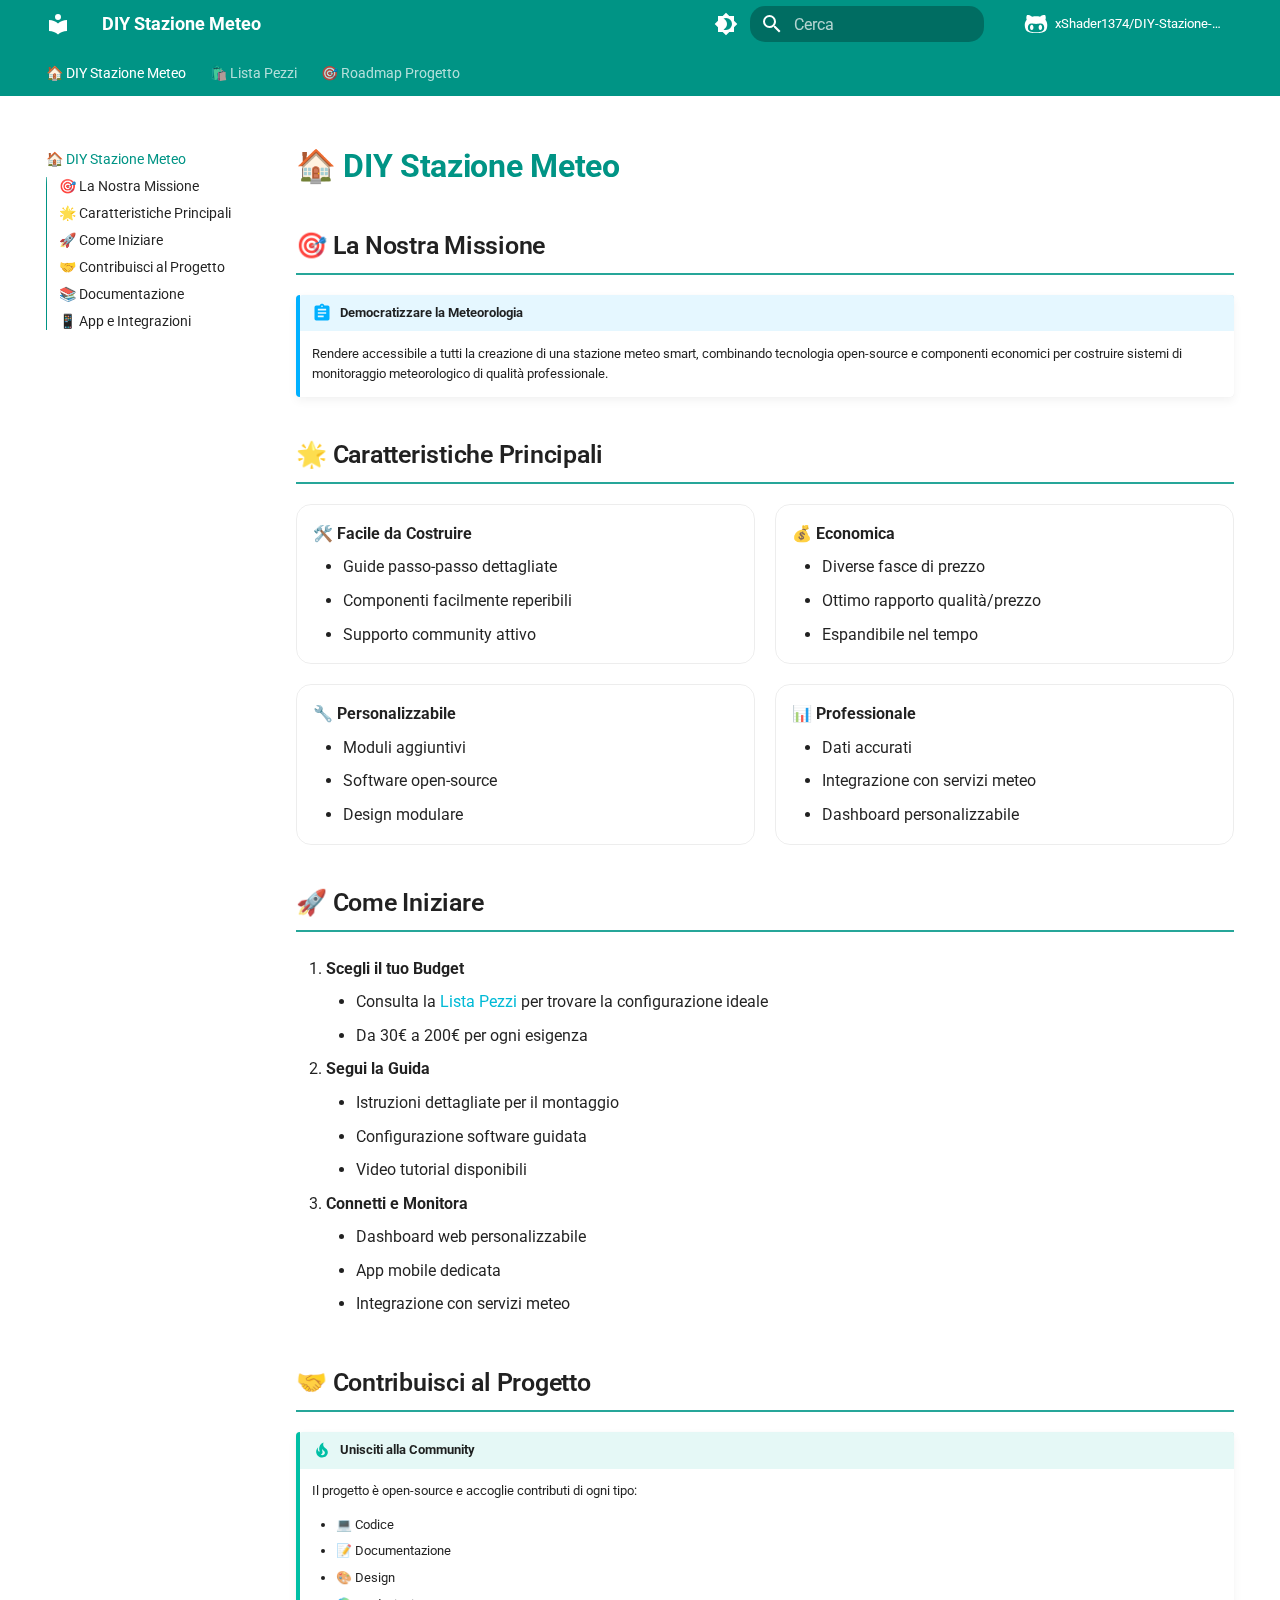
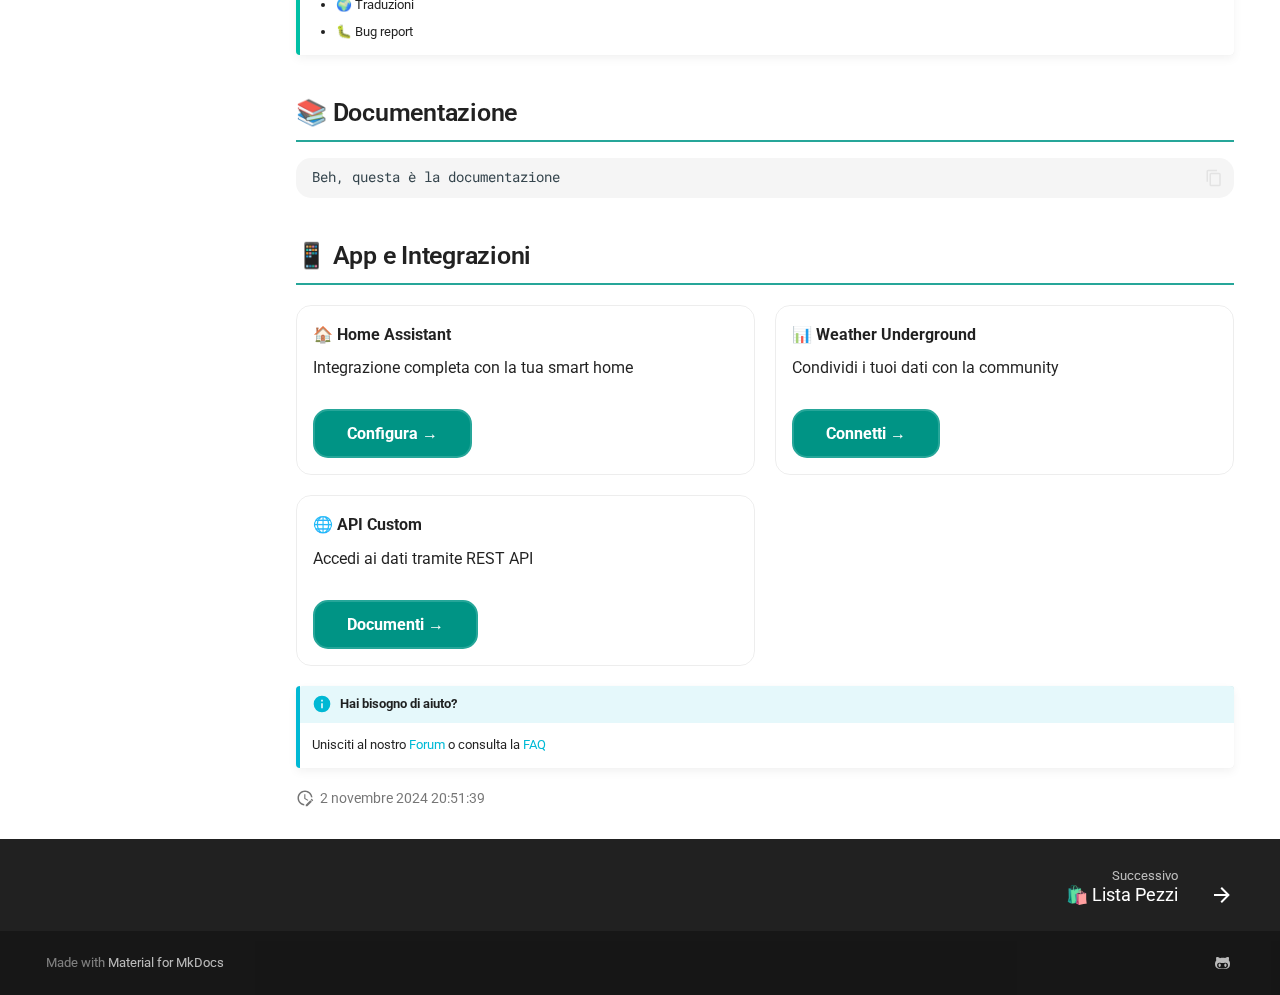
<file: index.html>
<!doctype html>
<html lang="it" class="no-js">
  <head>
    
      <meta charset="utf-8">
      <meta name="viewport" content="width=device-width,initial-scale=1">
      
      
      
      
      
        <link rel="next" href="Lista%20Pezzi/">
      
      
      <link rel="icon" href="assets/images/favicon.png">
      <meta name="generator" content="mkdocs-1.6.1, mkdocs-material-9.5.43">
    
    
      
        <title>DIY Stazione Meteo</title>
      
    
    
      <link rel="stylesheet" href="assets/stylesheets/main.0253249f.min.css">
      
        
        <link rel="stylesheet" href="assets/stylesheets/palette.06af60db.min.css">
      
      


    
    
      
    
    
      
        
        
        <link rel="preconnect" href="https://fonts.gstatic.com" crossorigin>
        <link rel="stylesheet" href="https://fonts.googleapis.com/css?family=Roboto:300,300i,400,400i,700,700i%7CRoboto+Mono:400,400i,700,700i&display=fallback">
        <style>:root{--md-text-font:"Roboto";--md-code-font:"Roboto Mono"}</style>
      
    
    
      <link rel="stylesheet" href="stylesheets/extra.css">
    
    <script>__md_scope=new URL(".",location),__md_hash=e=>[...e].reduce(((e,_)=>(e<<5)-e+_.charCodeAt(0)),0),__md_get=(e,_=localStorage,t=__md_scope)=>JSON.parse(_.getItem(t.pathname+"."+e)),__md_set=(e,_,t=localStorage,a=__md_scope)=>{try{t.setItem(a.pathname+"."+e,JSON.stringify(_))}catch(e){}}</script>
    
      

    
    
    
   <link href="assets/stylesheets/glightbox.min.css" rel="stylesheet"/><style>
    html.glightbox-open { overflow: initial; height: 100%; }
    .gslide-title { margin-top: 0px; user-select: text; }
    .gslide-desc { color: #666; user-select: text; }
    .gslide-image img { background: white; }
    .gscrollbar-fixer { padding-right: 15px; }
    .gdesc-inner { font-size: 0.75rem; }
    body[data-md-color-scheme="slate"] .gdesc-inner { background: var(--md-default-bg-color);}
    body[data-md-color-scheme="slate"] .gslide-title { color: var(--md-default-fg-color);}
    body[data-md-color-scheme="slate"] .gslide-desc { color: var(--md-default-fg-color);}</style> <script src="assets/javascripts/glightbox.min.js"></script></head>
  
  
    
    
      
    
    
    
    
    <body dir="ltr" data-md-color-scheme="slate" data-md-color-primary="teal" data-md-color-accent="cyan">
  
    
    <input class="md-toggle" data-md-toggle="drawer" type="checkbox" id="__drawer" autocomplete="off">
    <input class="md-toggle" data-md-toggle="search" type="checkbox" id="__search" autocomplete="off">
    <label class="md-overlay" for="__drawer"></label>
    <div data-md-component="skip">
      
        
        <a href="#diy-stazione-meteo" class="md-skip">
          Vai al contenuto
        </a>
      
    </div>
    <div data-md-component="announce">
      
    </div>
    
    
      

<header class="md-header" data-md-component="header">
  <nav class="md-header__inner md-grid" aria-label="Intestazione">
    <a href="." title="DIY Stazione Meteo" class="md-header__button md-logo" aria-label="DIY Stazione Meteo" data-md-component="logo">
      
  
  <svg xmlns="http://www.w3.org/2000/svg" viewBox="0 0 24 24"><path d="M12 8a3 3 0 0 0 3-3 3 3 0 0 0-3-3 3 3 0 0 0-3 3 3 3 0 0 0 3 3m0 3.54C9.64 9.35 6.5 8 3 8v11c3.5 0 6.64 1.35 9 3.54 2.36-2.19 5.5-3.54 9-3.54V8c-3.5 0-6.64 1.35-9 3.54"/></svg>

    </a>
    <label class="md-header__button md-icon" for="__drawer">
      
      <svg xmlns="http://www.w3.org/2000/svg" viewBox="0 0 24 24"><path d="M3 6h18v2H3zm0 5h18v2H3zm0 5h18v2H3z"/></svg>
    </label>
    <div class="md-header__title" data-md-component="header-title">
      <div class="md-header__ellipsis">
        <div class="md-header__topic">
          <span class="md-ellipsis">
            DIY Stazione Meteo
          </span>
        </div>
        <div class="md-header__topic" data-md-component="header-topic">
          <span class="md-ellipsis">
            
              🏠 DIY Stazione Meteo
            
          </span>
        </div>
      </div>
    </div>
    
      
        <form class="md-header__option" data-md-component="palette">
  
    
    
    
    <input class="md-option" data-md-color-media="(prefers-color-scheme: dark)" data-md-color-scheme="slate" data-md-color-primary="teal" data-md-color-accent="cyan"  aria-label="Passa alla modalità chiara"  type="radio" name="__palette" id="__palette_0">
    
      <label class="md-header__button md-icon" title="Passa alla modalità chiara" for="__palette_1" hidden>
        <svg xmlns="http://www.w3.org/2000/svg" viewBox="0 0 24 24"><path d="M12 8a4 4 0 0 0-4 4 4 4 0 0 0 4 4 4 4 0 0 0 4-4 4 4 0 0 0-4-4m0 10a6 6 0 0 1-6-6 6 6 0 0 1 6-6 6 6 0 0 1 6 6 6 6 0 0 1-6 6m8-9.31V4h-4.69L12 .69 8.69 4H4v4.69L.69 12 4 15.31V20h4.69L12 23.31 15.31 20H20v-4.69L23.31 12z"/></svg>
      </label>
    
  
    
    
    
    <input class="md-option" data-md-color-media="(prefers-color-scheme: light)" data-md-color-scheme="default" data-md-color-primary="teal" data-md-color-accent="cyan"  aria-label="Passa alla modalità scura"  type="radio" name="__palette" id="__palette_1">
    
      <label class="md-header__button md-icon" title="Passa alla modalità scura" for="__palette_0" hidden>
        <svg xmlns="http://www.w3.org/2000/svg" viewBox="0 0 24 24"><path d="M12 18c-.89 0-1.74-.2-2.5-.55C11.56 16.5 13 14.42 13 12s-1.44-4.5-3.5-5.45C10.26 6.2 11.11 6 12 6a6 6 0 0 1 6 6 6 6 0 0 1-6 6m8-9.31V4h-4.69L12 .69 8.69 4H4v4.69L.69 12 4 15.31V20h4.69L12 23.31 15.31 20H20v-4.69L23.31 12z"/></svg>
      </label>
    
  
</form>
      
    
    
      <script>var palette=__md_get("__palette");if(palette&&palette.color){if("(prefers-color-scheme)"===palette.color.media){var media=matchMedia("(prefers-color-scheme: light)"),input=document.querySelector(media.matches?"[data-md-color-media='(prefers-color-scheme: light)']":"[data-md-color-media='(prefers-color-scheme: dark)']");palette.color.media=input.getAttribute("data-md-color-media"),palette.color.scheme=input.getAttribute("data-md-color-scheme"),palette.color.primary=input.getAttribute("data-md-color-primary"),palette.color.accent=input.getAttribute("data-md-color-accent")}for(var[key,value]of Object.entries(palette.color))document.body.setAttribute("data-md-color-"+key,value)}</script>
    
    
    
      <label class="md-header__button md-icon" for="__search">
        
        <svg xmlns="http://www.w3.org/2000/svg" viewBox="0 0 24 24"><path d="M9.5 3A6.5 6.5 0 0 1 16 9.5c0 1.61-.59 3.09-1.56 4.23l.27.27h.79l5 5-1.5 1.5-5-5v-.79l-.27-.27A6.52 6.52 0 0 1 9.5 16 6.5 6.5 0 0 1 3 9.5 6.5 6.5 0 0 1 9.5 3m0 2C7 5 5 7 5 9.5S7 14 9.5 14 14 12 14 9.5 12 5 9.5 5"/></svg>
      </label>
      <div class="md-search" data-md-component="search" role="dialog">
  <label class="md-search__overlay" for="__search"></label>
  <div class="md-search__inner" role="search">
    <form class="md-search__form" name="search">
      <input type="text" class="md-search__input" name="query" aria-label="Cerca" placeholder="Cerca" autocapitalize="off" autocorrect="off" autocomplete="off" spellcheck="false" data-md-component="search-query" required>
      <label class="md-search__icon md-icon" for="__search">
        
        <svg xmlns="http://www.w3.org/2000/svg" viewBox="0 0 24 24"><path d="M9.5 3A6.5 6.5 0 0 1 16 9.5c0 1.61-.59 3.09-1.56 4.23l.27.27h.79l5 5-1.5 1.5-5-5v-.79l-.27-.27A6.52 6.52 0 0 1 9.5 16 6.5 6.5 0 0 1 3 9.5 6.5 6.5 0 0 1 9.5 3m0 2C7 5 5 7 5 9.5S7 14 9.5 14 14 12 14 9.5 12 5 9.5 5"/></svg>
        
        <svg xmlns="http://www.w3.org/2000/svg" viewBox="0 0 24 24"><path d="M20 11v2H8l5.5 5.5-1.42 1.42L4.16 12l7.92-7.92L13.5 5.5 8 11z"/></svg>
      </label>
      <nav class="md-search__options" aria-label="Cerca">
        
          <a href="javascript:void(0)" class="md-search__icon md-icon" title="Condividi" aria-label="Condividi" data-clipboard data-clipboard-text="" data-md-component="search-share" tabindex="-1">
            
            <svg xmlns="http://www.w3.org/2000/svg" viewBox="0 0 24 24"><path d="M18 16.08c-.76 0-1.44.3-1.96.77L8.91 12.7c.05-.23.09-.46.09-.7s-.04-.47-.09-.7l7.05-4.11c.54.5 1.25.81 2.04.81a3 3 0 0 0 3-3 3 3 0 0 0-3-3 3 3 0 0 0-3 3c0 .24.04.47.09.7L8.04 9.81C7.5 9.31 6.79 9 6 9a3 3 0 0 0-3 3 3 3 0 0 0 3 3c.79 0 1.5-.31 2.04-.81l7.12 4.15c-.05.21-.08.43-.08.66 0 1.61 1.31 2.91 2.92 2.91s2.92-1.3 2.92-2.91A2.92 2.92 0 0 0 18 16.08"/></svg>
          </a>
        
        <button type="reset" class="md-search__icon md-icon" title="Cancella" aria-label="Cancella" tabindex="-1">
          
          <svg xmlns="http://www.w3.org/2000/svg" viewBox="0 0 24 24"><path d="M19 6.41 17.59 5 12 10.59 6.41 5 5 6.41 10.59 12 5 17.59 6.41 19 12 13.41 17.59 19 19 17.59 13.41 12z"/></svg>
        </button>
      </nav>
      
        <div class="md-search__suggest" data-md-component="search-suggest"></div>
      
    </form>
    <div class="md-search__output">
      <div class="md-search__scrollwrap" tabindex="0" data-md-scrollfix>
        <div class="md-search-result" data-md-component="search-result">
          <div class="md-search-result__meta">
            Inizializza la ricerca
          </div>
          <ol class="md-search-result__list" role="presentation"></ol>
        </div>
      </div>
    </div>
  </div>
</div>
    
    
      <div class="md-header__source">
        <a href="https://github.com/xShader1374/DIY-Stazione-Meteo" title="Apri repository" class="md-source" data-md-component="source">
  <div class="md-source__icon md-icon">
    
    <svg xmlns="http://www.w3.org/2000/svg" viewBox="0 0 480 512"><!--! Font Awesome Free 6.6.0 by @fontawesome - https://fontawesome.com License - https://fontawesome.com/license/free (Icons: CC BY 4.0, Fonts: SIL OFL 1.1, Code: MIT License) Copyright 2024 Fonticons, Inc.--><path d="M186.1 328.7c0 20.9-10.9 55.1-36.7 55.1s-36.7-34.2-36.7-55.1 10.9-55.1 36.7-55.1 36.7 34.2 36.7 55.1M480 278.2c0 31.9-3.2 65.7-17.5 95-37.9 76.6-142.1 74.8-216.7 74.8-75.8 0-186.2 2.7-225.6-74.8-14.6-29-20.2-63.1-20.2-95 0-41.9 13.9-81.5 41.5-113.6-5.2-15.8-7.7-32.4-7.7-48.8 0-21.5 4.9-32.3 14.6-51.8 45.3 0 74.3 9 108.8 36 29-6.9 58.8-10 88.7-10 27 0 54.2 2.9 80.4 9.2 34-26.7 63-35.2 107.8-35.2 9.8 19.5 14.6 30.3 14.6 51.8 0 16.4-2.6 32.7-7.7 48.2 27.5 32.4 39 72.3 39 114.2m-64.3 50.5c0-43.9-26.7-82.6-73.5-82.6-18.9 0-37 3.4-56 6-14.9 2.3-29.8 3.2-45.1 3.2-15.2 0-30.1-.9-45.1-3.2-18.7-2.6-37-6-56-6-46.8 0-73.5 38.7-73.5 82.6 0 87.8 80.4 101.3 150.4 101.3h48.2c70.3 0 150.6-13.4 150.6-101.3m-82.6-55.1c-25.8 0-36.7 34.2-36.7 55.1s10.9 55.1 36.7 55.1 36.7-34.2 36.7-55.1-10.9-55.1-36.7-55.1"/></svg>
  </div>
  <div class="md-source__repository">
    xShader1374/DIY-Stazione-Meteo
  </div>
</a>
      </div>
    
  </nav>
  
</header>
    
    <div class="md-container" data-md-component="container">
      
      
        
          
            
<nav class="md-tabs" aria-label="Tabs" data-md-component="tabs">
  <div class="md-grid">
    <ul class="md-tabs__list">
      
        
  
  
    
  
  
    <li class="md-tabs__item md-tabs__item--active">
      <a href="." class="md-tabs__link">
        
  
    
  
  🏠 DIY Stazione Meteo

      </a>
    </li>
  

      
        
  
  
  
    <li class="md-tabs__item">
      <a href="Lista%20Pezzi/" class="md-tabs__link">
        
  
    
  
  🛍️ Lista Pezzi

      </a>
    </li>
  

      
        
  
  
  
    <li class="md-tabs__item">
      <a href="Roadmap%20Progetto/" class="md-tabs__link">
        
  
    
  
  🎯 Roadmap Progetto

      </a>
    </li>
  

      
    </ul>
  </div>
</nav>
          
        
      
      <main class="md-main" data-md-component="main">
        <div class="md-main__inner md-grid">
          
            
              
              <div class="md-sidebar md-sidebar--primary" data-md-component="sidebar" data-md-type="navigation" >
                <div class="md-sidebar__scrollwrap">
                  <div class="md-sidebar__inner">
                    


  


  

<nav class="md-nav md-nav--primary md-nav--lifted md-nav--integrated" aria-label="Navigazione" data-md-level="0">
  <label class="md-nav__title" for="__drawer">
    <a href="." title="DIY Stazione Meteo" class="md-nav__button md-logo" aria-label="DIY Stazione Meteo" data-md-component="logo">
      
  
  <svg xmlns="http://www.w3.org/2000/svg" viewBox="0 0 24 24"><path d="M12 8a3 3 0 0 0 3-3 3 3 0 0 0-3-3 3 3 0 0 0-3 3 3 3 0 0 0 3 3m0 3.54C9.64 9.35 6.5 8 3 8v11c3.5 0 6.64 1.35 9 3.54 2.36-2.19 5.5-3.54 9-3.54V8c-3.5 0-6.64 1.35-9 3.54"/></svg>

    </a>
    DIY Stazione Meteo
  </label>
  
    <div class="md-nav__source">
      <a href="https://github.com/xShader1374/DIY-Stazione-Meteo" title="Apri repository" class="md-source" data-md-component="source">
  <div class="md-source__icon md-icon">
    
    <svg xmlns="http://www.w3.org/2000/svg" viewBox="0 0 480 512"><!--! Font Awesome Free 6.6.0 by @fontawesome - https://fontawesome.com License - https://fontawesome.com/license/free (Icons: CC BY 4.0, Fonts: SIL OFL 1.1, Code: MIT License) Copyright 2024 Fonticons, Inc.--><path d="M186.1 328.7c0 20.9-10.9 55.1-36.7 55.1s-36.7-34.2-36.7-55.1 10.9-55.1 36.7-55.1 36.7 34.2 36.7 55.1M480 278.2c0 31.9-3.2 65.7-17.5 95-37.9 76.6-142.1 74.8-216.7 74.8-75.8 0-186.2 2.7-225.6-74.8-14.6-29-20.2-63.1-20.2-95 0-41.9 13.9-81.5 41.5-113.6-5.2-15.8-7.7-32.4-7.7-48.8 0-21.5 4.9-32.3 14.6-51.8 45.3 0 74.3 9 108.8 36 29-6.9 58.8-10 88.7-10 27 0 54.2 2.9 80.4 9.2 34-26.7 63-35.2 107.8-35.2 9.8 19.5 14.6 30.3 14.6 51.8 0 16.4-2.6 32.7-7.7 48.2 27.5 32.4 39 72.3 39 114.2m-64.3 50.5c0-43.9-26.7-82.6-73.5-82.6-18.9 0-37 3.4-56 6-14.9 2.3-29.8 3.2-45.1 3.2-15.2 0-30.1-.9-45.1-3.2-18.7-2.6-37-6-56-6-46.8 0-73.5 38.7-73.5 82.6 0 87.8 80.4 101.3 150.4 101.3h48.2c70.3 0 150.6-13.4 150.6-101.3m-82.6-55.1c-25.8 0-36.7 34.2-36.7 55.1s10.9 55.1 36.7 55.1 36.7-34.2 36.7-55.1-10.9-55.1-36.7-55.1"/></svg>
  </div>
  <div class="md-source__repository">
    xShader1374/DIY-Stazione-Meteo
  </div>
</a>
    </div>
  
  <ul class="md-nav__list" data-md-scrollfix>
    
      
      
  
  
    
  
  
  
    <li class="md-nav__item md-nav__item--active">
      
      <input class="md-nav__toggle md-toggle" type="checkbox" id="__toc">
      
      
        
      
      
        <label class="md-nav__link md-nav__link--active" for="__toc">
          
  
  <span class="md-ellipsis">
    🏠 DIY Stazione Meteo
  </span>
  

          <span class="md-nav__icon md-icon"></span>
        </label>
      
      <a href="." class="md-nav__link md-nav__link--active">
        
  
  <span class="md-ellipsis">
    🏠 DIY Stazione Meteo
  </span>
  

      </a>
      
        

<nav class="md-nav md-nav--secondary" aria-label="Indice">
  
  
  
    
  
  
    <label class="md-nav__title" for="__toc">
      <span class="md-nav__icon md-icon"></span>
      Indice
    </label>
    <ul class="md-nav__list" data-md-component="toc" data-md-scrollfix>
      
        <li class="md-nav__item">
  <a href="#la-nostra-missione" class="md-nav__link">
    <span class="md-ellipsis">
      🎯 La Nostra Missione
    </span>
  </a>
  
</li>
      
        <li class="md-nav__item">
  <a href="#caratteristiche-principali" class="md-nav__link">
    <span class="md-ellipsis">
      🌟 Caratteristiche Principali
    </span>
  </a>
  
</li>
      
        <li class="md-nav__item">
  <a href="#come-iniziare" class="md-nav__link">
    <span class="md-ellipsis">
      🚀 Come Iniziare
    </span>
  </a>
  
</li>
      
        <li class="md-nav__item">
  <a href="#contribuisci-al-progetto" class="md-nav__link">
    <span class="md-ellipsis">
      🤝 Contribuisci al Progetto
    </span>
  </a>
  
</li>
      
        <li class="md-nav__item">
  <a href="#documentazione" class="md-nav__link">
    <span class="md-ellipsis">
      📚 Documentazione
    </span>
  </a>
  
</li>
      
        <li class="md-nav__item">
  <a href="#app-e-integrazioni" class="md-nav__link">
    <span class="md-ellipsis">
      📱 App e Integrazioni
    </span>
  </a>
  
</li>
      
    </ul>
  
</nav>
      
    </li>
  

    
      
      
  
  
  
  
    <li class="md-nav__item">
      <a href="Lista%20Pezzi/" class="md-nav__link">
        
  
  <span class="md-ellipsis">
    🛍️ Lista Pezzi
  </span>
  

      </a>
    </li>
  

    
      
      
  
  
  
  
    <li class="md-nav__item">
      <a href="Roadmap%20Progetto/" class="md-nav__link">
        
  
  <span class="md-ellipsis">
    🎯 Roadmap Progetto
  </span>
  

      </a>
    </li>
  

    
  </ul>
</nav>
                  </div>
                </div>
              </div>
            
            
          
          
            <div class="md-content" data-md-component="content">
              <article class="md-content__inner md-typeset">
                
                  

  
  


<h1 id="diy-stazione-meteo">🏠 DIY Stazione Meteo</h1>
<h2 id="la-nostra-missione">🎯 La Nostra Missione</h2>
<div class="admonition abstract">
<p class="admonition-title">Democratizzare la Meteorologia</p>
<p>Rendere accessibile a tutti la creazione di una stazione meteo smart, combinando tecnologia open-source 
e componenti economici per costruire sistemi di monitoraggio meteorologico di qualità professionale.</p>
</div>
<h2 id="caratteristiche-principali">🌟 Caratteristiche Principali</h2>
<div class="grid cards">
<ul>
<li>
<p>🛠️ <strong>Facile da Costruire</strong></p>
<ul>
<li>Guide passo-passo dettagliate</li>
<li>Componenti facilmente reperibili</li>
<li>Supporto community attivo</li>
</ul>
</li>
<li>
<p>💰 <strong>Economica</strong></p>
<ul>
<li>Diverse fasce di prezzo</li>
<li>Ottimo rapporto qualità/prezzo</li>
<li>Espandibile nel tempo</li>
</ul>
</li>
<li>
<p>🔧 <strong>Personalizzabile</strong></p>
<ul>
<li>Moduli aggiuntivi</li>
<li>Software open-source</li>
<li>Design modulare</li>
</ul>
</li>
<li>
<p>📊 <strong>Professionale</strong></p>
<ul>
<li>Dati accurati</li>
<li>Integrazione con servizi meteo</li>
<li>Dashboard personalizzabile</li>
</ul>
</li>
</ul>
</div>
<h2 id="come-iniziare">🚀 Come Iniziare</h2>
<ol>
<li>
<p><strong>Scegli il tuo Budget</strong></p>
<ul>
<li>Consulta la <a href="Lista%20Pezzi">Lista Pezzi</a> per trovare la configurazione ideale</li>
<li>Da 30€ a 200€ per ogni esigenza</li>
</ul>
</li>
<li>
<p><strong>Segui la Guida</strong></p>
<ul>
<li>Istruzioni dettagliate per il montaggio</li>
<li>Configurazione software guidata</li>
<li>Video tutorial disponibili</li>
</ul>
</li>
<li>
<p><strong>Connetti e Monitora</strong></p>
<ul>
<li>Dashboard web personalizzabile</li>
<li>App mobile dedicata</li>
<li>Integrazione con servizi meteo</li>
</ul>
</li>
</ol>
<h2 id="contribuisci-al-progetto">🤝 Contribuisci al Progetto</h2>
<div class="admonition tip">
<p class="admonition-title">Unisciti alla Community</p>
<p>Il progetto è open-source e accoglie contributi di ogni tipo:</p>
<ul>
<li>💻 Codice</li>
<li>📝 Documentazione</li>
<li>🎨 Design</li>
<li>🌍 Traduzioni</li>
<li>🐛 Bug report</li>
</ul>
</div>
<h2 id="documentazione">📚 Documentazione</h2>
<div class="highlight"><pre><span></span><code>Beh, questa è la documentazione
</code></pre></div>
<h2 id="app-e-integrazioni">📱 App e Integrazioni</h2>
<div class="grid cards">
<ul>
<li>
<p>🏠 <strong>Home Assistant</strong></p>
<p>Integrazione completa con la tua smart home</p>
<p><a class="md-button" href="">Configura →</a></p>
</li>
<li>
<p>📊 <strong>Weather Underground</strong></p>
<p>Condividi i tuoi dati con la community</p>
<p><a class="md-button" href="">Connetti →</a></p>
</li>
<li>
<p>🌐 <strong>API Custom</strong></p>
<p>Accedi ai dati tramite REST API</p>
<p><a class="md-button" href="">Documenti →</a></p>
</li>
</ul>
</div>
<div class="admonition info">
<p class="admonition-title">Hai bisogno di aiuto?</p>
<p>Unisciti al nostro <a href="https://github.com/xShader1374/DIY-Stazione-Meteo/discussions">Forum</a> o consulta la <a href="/faq">FAQ</a></p>
</div>







  
    
  
  


  <aside class="md-source-file">
    
      
  <span class="md-source-file__fact">
    <span class="md-icon" title="Ultimo aggiornamento">
      <svg xmlns="http://www.w3.org/2000/svg" viewBox="0 0 24 24"><path d="M21 13.1c-.1 0-.3.1-.4.2l-1 1 2.1 2.1 1-1c.2-.2.2-.6 0-.8l-1.3-1.3c-.1-.1-.2-.2-.4-.2m-1.9 1.8-6.1 6V23h2.1l6.1-6.1zM12.5 7v5.2l4 2.4-1 1L11 13V7zM11 21.9c-5.1-.5-9-4.8-9-9.9C2 6.5 6.5 2 12 2c5.3 0 9.6 4.1 10 9.3-.3-.1-.6-.2-1-.2s-.7.1-1 .2C19.6 7.2 16.2 4 12 4c-4.4 0-8 3.6-8 8 0 4.1 3.1 7.5 7.1 7.9l-.1.2z"/></svg>
    </span>
    <span class="git-revision-date-localized-plugin git-revision-date-localized-plugin-datetime">2 novembre 2024 20:51:39</span>
  </span>

    
    
    
    
  </aside>





                
              </article>
            </div>
          
          
  <script>var tabs=__md_get("__tabs");if(Array.isArray(tabs))e:for(var set of document.querySelectorAll(".tabbed-set")){var labels=set.querySelector(".tabbed-labels");for(var tab of tabs)for(var label of labels.getElementsByTagName("label"))if(label.innerText.trim()===tab){var input=document.getElementById(label.htmlFor);input.checked=!0;continue e}}</script>

<script>var target=document.getElementById(location.hash.slice(1));target&&target.name&&(target.checked=target.name.startsWith("__tabbed_"))</script>
        </div>
        
          <button type="button" class="md-top md-icon" data-md-component="top" hidden>
  
  <svg xmlns="http://www.w3.org/2000/svg" viewBox="0 0 24 24"><path d="M13 20h-2V8l-5.5 5.5-1.42-1.42L12 4.16l7.92 7.92-1.42 1.42L13 8z"/></svg>
  Torna su
</button>
        
      </main>
      
        <footer class="md-footer">
  
    
      
      <nav class="md-footer__inner md-grid" aria-label="Piede" >
        
        
          
          <a href="Lista%20Pezzi/" class="md-footer__link md-footer__link--next" aria-label="Successivo: 🛍️ Lista Pezzi">
            <div class="md-footer__title">
              <span class="md-footer__direction">
                Successivo
              </span>
              <div class="md-ellipsis">
                🛍️ Lista Pezzi
              </div>
            </div>
            <div class="md-footer__button md-icon">
              
              <svg xmlns="http://www.w3.org/2000/svg" viewBox="0 0 24 24"><path d="M4 11v2h12l-5.5 5.5 1.42 1.42L19.84 12l-7.92-7.92L10.5 5.5 16 11z"/></svg>
            </div>
          </a>
        
      </nav>
    
  
  <div class="md-footer-meta md-typeset">
    <div class="md-footer-meta__inner md-grid">
      <div class="md-copyright">
  
  
    Made with
    <a href="https://squidfunk.github.io/mkdocs-material/" target="_blank" rel="noopener">
      Material for MkDocs
    </a>
  
</div>
      
        <div class="md-social">
  
    
    
    
    
      
      
    
    <a href="https://github.com/xShader1374/DIY-Stazione-Meteo" target="_blank" rel="noopener" title="github.com" class="md-social__link">
      <svg xmlns="http://www.w3.org/2000/svg" viewBox="0 0 480 512"><!--! Font Awesome Free 6.6.0 by @fontawesome - https://fontawesome.com License - https://fontawesome.com/license/free (Icons: CC BY 4.0, Fonts: SIL OFL 1.1, Code: MIT License) Copyright 2024 Fonticons, Inc.--><path d="M186.1 328.7c0 20.9-10.9 55.1-36.7 55.1s-36.7-34.2-36.7-55.1 10.9-55.1 36.7-55.1 36.7 34.2 36.7 55.1M480 278.2c0 31.9-3.2 65.7-17.5 95-37.9 76.6-142.1 74.8-216.7 74.8-75.8 0-186.2 2.7-225.6-74.8-14.6-29-20.2-63.1-20.2-95 0-41.9 13.9-81.5 41.5-113.6-5.2-15.8-7.7-32.4-7.7-48.8 0-21.5 4.9-32.3 14.6-51.8 45.3 0 74.3 9 108.8 36 29-6.9 58.8-10 88.7-10 27 0 54.2 2.9 80.4 9.2 34-26.7 63-35.2 107.8-35.2 9.8 19.5 14.6 30.3 14.6 51.8 0 16.4-2.6 32.7-7.7 48.2 27.5 32.4 39 72.3 39 114.2m-64.3 50.5c0-43.9-26.7-82.6-73.5-82.6-18.9 0-37 3.4-56 6-14.9 2.3-29.8 3.2-45.1 3.2-15.2 0-30.1-.9-45.1-3.2-18.7-2.6-37-6-56-6-46.8 0-73.5 38.7-73.5 82.6 0 87.8 80.4 101.3 150.4 101.3h48.2c70.3 0 150.6-13.4 150.6-101.3m-82.6-55.1c-25.8 0-36.7 34.2-36.7 55.1s10.9 55.1 36.7 55.1 36.7-34.2 36.7-55.1-10.9-55.1-36.7-55.1"/></svg>
    </a>
  
</div>
      
    </div>
  </div>
</footer>
      
    </div>
    <div class="md-dialog" data-md-component="dialog">
      <div class="md-dialog__inner md-typeset"></div>
    </div>
    
    
    <script id="__config" type="application/json">{"base": ".", "features": ["navigation.tabs", "navigation.sections", "navigation.expand", "navigation.path", "navigation.prune", "toc.follow", "toc.integrate", "navigation.top", "search.suggest", "search.highlight", "search.share", "content.tabs.link", "content.code.annotation", "content.code.copy", "navigation.footer", "navigation.indexes", "navigation.tracking", "navigation.instant", "navigation.expand", "content.tooltips", "content.code.annotation", "content.code.copy", "content.code.select", "header.autohide"], "search": "assets/javascripts/workers/search.6ce7567c.min.js", "translations": {"clipboard.copied": "Copiato", "clipboard.copy": "Copia", "search.result.more.one": "1 altro in questa pagina", "search.result.more.other": "# altri in questa pagina", "search.result.none": "Nessun documento trovato", "search.result.one": "1 documento trovato", "search.result.other": "# documenti trovati", "search.result.placeholder": "Scrivi per iniziare a cercare", "search.result.term.missing": "Non presente", "select.version": "Seleziona la versione"}}</script>
    
    
      <script src="assets/javascripts/bundle.83f73b43.min.js"></script>
      
    
  <script id="init-glightbox">const lightbox = GLightbox({"touchNavigation": true, "loop": false, "zoomable": true, "draggable": true, "openEffect": "zoom", "closeEffect": "zoom", "slideEffect": "slide"});
document$.subscribe(() => { lightbox.reload() });
</script></body>
</html>
</file>
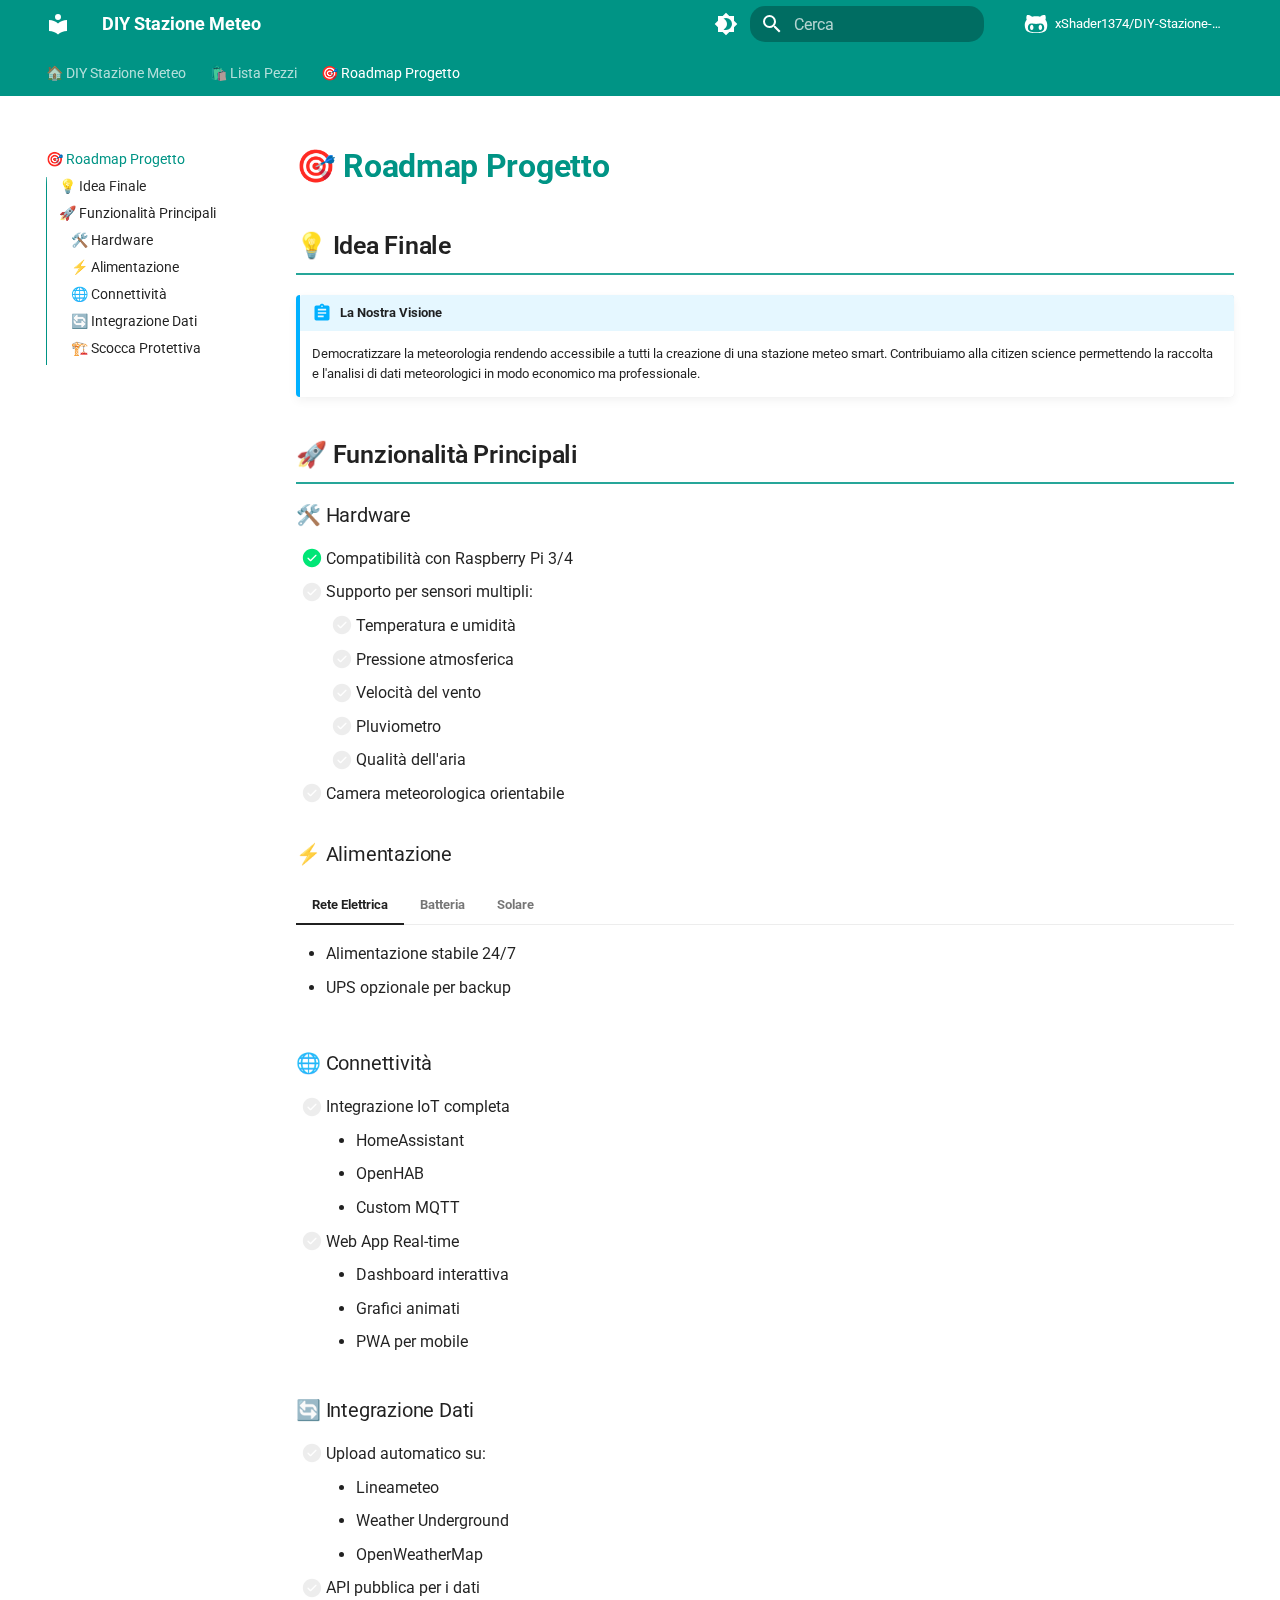
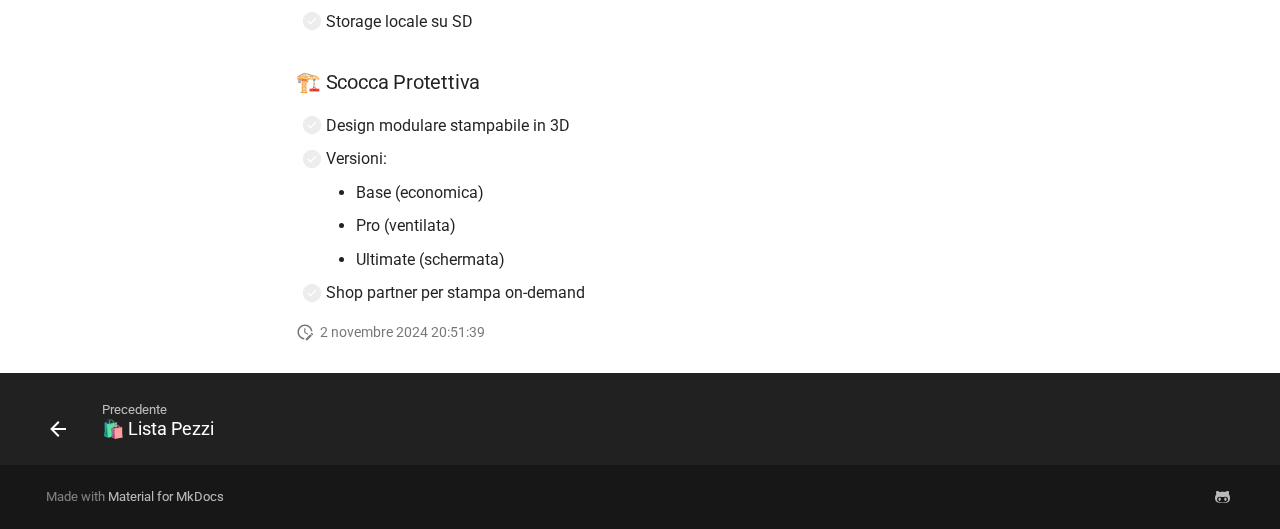
<file: Roadmap Progetto/index.html>
<!doctype html>
<html lang="it" class="no-js">
  <head>
    
      <meta charset="utf-8">
      <meta name="viewport" content="width=device-width,initial-scale=1">
      
      
      
      
        <link rel="prev" href="../Lista%20Pezzi/">
      
      
      
      <link rel="icon" href="../assets/images/favicon.png">
      <meta name="generator" content="mkdocs-1.6.1, mkdocs-material-9.5.43">
    
    
      
        <title>🎯 Roadmap Progetto - DIY Stazione Meteo</title>
      
    
    
      <link rel="stylesheet" href="../assets/stylesheets/main.0253249f.min.css">
      
        
        <link rel="stylesheet" href="../assets/stylesheets/palette.06af60db.min.css">
      
      


    
    
      
    
    
      
        
        
        <link rel="preconnect" href="https://fonts.gstatic.com" crossorigin>
        <link rel="stylesheet" href="https://fonts.googleapis.com/css?family=Roboto:300,300i,400,400i,700,700i%7CRoboto+Mono:400,400i,700,700i&display=fallback">
        <style>:root{--md-text-font:"Roboto";--md-code-font:"Roboto Mono"}</style>
      
    
    
      <link rel="stylesheet" href="../stylesheets/extra.css">
    
    <script>__md_scope=new URL("..",location),__md_hash=e=>[...e].reduce(((e,_)=>(e<<5)-e+_.charCodeAt(0)),0),__md_get=(e,_=localStorage,t=__md_scope)=>JSON.parse(_.getItem(t.pathname+"."+e)),__md_set=(e,_,t=localStorage,a=__md_scope)=>{try{t.setItem(a.pathname+"."+e,JSON.stringify(_))}catch(e){}}</script>
    
      

    
    
    
   <link href="../assets/stylesheets/glightbox.min.css" rel="stylesheet"/><style>
    html.glightbox-open { overflow: initial; height: 100%; }
    .gslide-title { margin-top: 0px; user-select: text; }
    .gslide-desc { color: #666; user-select: text; }
    .gslide-image img { background: white; }
    .gscrollbar-fixer { padding-right: 15px; }
    .gdesc-inner { font-size: 0.75rem; }
    body[data-md-color-scheme="slate"] .gdesc-inner { background: var(--md-default-bg-color);}
    body[data-md-color-scheme="slate"] .gslide-title { color: var(--md-default-fg-color);}
    body[data-md-color-scheme="slate"] .gslide-desc { color: var(--md-default-fg-color);}</style> <script src="../assets/javascripts/glightbox.min.js"></script></head>
  
  
    
    
      
    
    
    
    
    <body dir="ltr" data-md-color-scheme="slate" data-md-color-primary="teal" data-md-color-accent="cyan">
  
    
    <input class="md-toggle" data-md-toggle="drawer" type="checkbox" id="__drawer" autocomplete="off">
    <input class="md-toggle" data-md-toggle="search" type="checkbox" id="__search" autocomplete="off">
    <label class="md-overlay" for="__drawer"></label>
    <div data-md-component="skip">
      
        
        <a href="#roadmap-progetto" class="md-skip">
          Vai al contenuto
        </a>
      
    </div>
    <div data-md-component="announce">
      
    </div>
    
    
      

<header class="md-header" data-md-component="header">
  <nav class="md-header__inner md-grid" aria-label="Intestazione">
    <a href=".." title="DIY Stazione Meteo" class="md-header__button md-logo" aria-label="DIY Stazione Meteo" data-md-component="logo">
      
  
  <svg xmlns="http://www.w3.org/2000/svg" viewBox="0 0 24 24"><path d="M12 8a3 3 0 0 0 3-3 3 3 0 0 0-3-3 3 3 0 0 0-3 3 3 3 0 0 0 3 3m0 3.54C9.64 9.35 6.5 8 3 8v11c3.5 0 6.64 1.35 9 3.54 2.36-2.19 5.5-3.54 9-3.54V8c-3.5 0-6.64 1.35-9 3.54"/></svg>

    </a>
    <label class="md-header__button md-icon" for="__drawer">
      
      <svg xmlns="http://www.w3.org/2000/svg" viewBox="0 0 24 24"><path d="M3 6h18v2H3zm0 5h18v2H3zm0 5h18v2H3z"/></svg>
    </label>
    <div class="md-header__title" data-md-component="header-title">
      <div class="md-header__ellipsis">
        <div class="md-header__topic">
          <span class="md-ellipsis">
            DIY Stazione Meteo
          </span>
        </div>
        <div class="md-header__topic" data-md-component="header-topic">
          <span class="md-ellipsis">
            
              🎯 Roadmap Progetto
            
          </span>
        </div>
      </div>
    </div>
    
      
        <form class="md-header__option" data-md-component="palette">
  
    
    
    
    <input class="md-option" data-md-color-media="(prefers-color-scheme: dark)" data-md-color-scheme="slate" data-md-color-primary="teal" data-md-color-accent="cyan"  aria-label="Passa alla modalità chiara"  type="radio" name="__palette" id="__palette_0">
    
      <label class="md-header__button md-icon" title="Passa alla modalità chiara" for="__palette_1" hidden>
        <svg xmlns="http://www.w3.org/2000/svg" viewBox="0 0 24 24"><path d="M12 8a4 4 0 0 0-4 4 4 4 0 0 0 4 4 4 4 0 0 0 4-4 4 4 0 0 0-4-4m0 10a6 6 0 0 1-6-6 6 6 0 0 1 6-6 6 6 0 0 1 6 6 6 6 0 0 1-6 6m8-9.31V4h-4.69L12 .69 8.69 4H4v4.69L.69 12 4 15.31V20h4.69L12 23.31 15.31 20H20v-4.69L23.31 12z"/></svg>
      </label>
    
  
    
    
    
    <input class="md-option" data-md-color-media="(prefers-color-scheme: light)" data-md-color-scheme="default" data-md-color-primary="teal" data-md-color-accent="cyan"  aria-label="Passa alla modalità scura"  type="radio" name="__palette" id="__palette_1">
    
      <label class="md-header__button md-icon" title="Passa alla modalità scura" for="__palette_0" hidden>
        <svg xmlns="http://www.w3.org/2000/svg" viewBox="0 0 24 24"><path d="M12 18c-.89 0-1.74-.2-2.5-.55C11.56 16.5 13 14.42 13 12s-1.44-4.5-3.5-5.45C10.26 6.2 11.11 6 12 6a6 6 0 0 1 6 6 6 6 0 0 1-6 6m8-9.31V4h-4.69L12 .69 8.69 4H4v4.69L.69 12 4 15.31V20h4.69L12 23.31 15.31 20H20v-4.69L23.31 12z"/></svg>
      </label>
    
  
</form>
      
    
    
      <script>var palette=__md_get("__palette");if(palette&&palette.color){if("(prefers-color-scheme)"===palette.color.media){var media=matchMedia("(prefers-color-scheme: light)"),input=document.querySelector(media.matches?"[data-md-color-media='(prefers-color-scheme: light)']":"[data-md-color-media='(prefers-color-scheme: dark)']");palette.color.media=input.getAttribute("data-md-color-media"),palette.color.scheme=input.getAttribute("data-md-color-scheme"),palette.color.primary=input.getAttribute("data-md-color-primary"),palette.color.accent=input.getAttribute("data-md-color-accent")}for(var[key,value]of Object.entries(palette.color))document.body.setAttribute("data-md-color-"+key,value)}</script>
    
    
    
      <label class="md-header__button md-icon" for="__search">
        
        <svg xmlns="http://www.w3.org/2000/svg" viewBox="0 0 24 24"><path d="M9.5 3A6.5 6.5 0 0 1 16 9.5c0 1.61-.59 3.09-1.56 4.23l.27.27h.79l5 5-1.5 1.5-5-5v-.79l-.27-.27A6.52 6.52 0 0 1 9.5 16 6.5 6.5 0 0 1 3 9.5 6.5 6.5 0 0 1 9.5 3m0 2C7 5 5 7 5 9.5S7 14 9.5 14 14 12 14 9.5 12 5 9.5 5"/></svg>
      </label>
      <div class="md-search" data-md-component="search" role="dialog">
  <label class="md-search__overlay" for="__search"></label>
  <div class="md-search__inner" role="search">
    <form class="md-search__form" name="search">
      <input type="text" class="md-search__input" name="query" aria-label="Cerca" placeholder="Cerca" autocapitalize="off" autocorrect="off" autocomplete="off" spellcheck="false" data-md-component="search-query" required>
      <label class="md-search__icon md-icon" for="__search">
        
        <svg xmlns="http://www.w3.org/2000/svg" viewBox="0 0 24 24"><path d="M9.5 3A6.5 6.5 0 0 1 16 9.5c0 1.61-.59 3.09-1.56 4.23l.27.27h.79l5 5-1.5 1.5-5-5v-.79l-.27-.27A6.52 6.52 0 0 1 9.5 16 6.5 6.5 0 0 1 3 9.5 6.5 6.5 0 0 1 9.5 3m0 2C7 5 5 7 5 9.5S7 14 9.5 14 14 12 14 9.5 12 5 9.5 5"/></svg>
        
        <svg xmlns="http://www.w3.org/2000/svg" viewBox="0 0 24 24"><path d="M20 11v2H8l5.5 5.5-1.42 1.42L4.16 12l7.92-7.92L13.5 5.5 8 11z"/></svg>
      </label>
      <nav class="md-search__options" aria-label="Cerca">
        
          <a href="javascript:void(0)" class="md-search__icon md-icon" title="Condividi" aria-label="Condividi" data-clipboard data-clipboard-text="" data-md-component="search-share" tabindex="-1">
            
            <svg xmlns="http://www.w3.org/2000/svg" viewBox="0 0 24 24"><path d="M18 16.08c-.76 0-1.44.3-1.96.77L8.91 12.7c.05-.23.09-.46.09-.7s-.04-.47-.09-.7l7.05-4.11c.54.5 1.25.81 2.04.81a3 3 0 0 0 3-3 3 3 0 0 0-3-3 3 3 0 0 0-3 3c0 .24.04.47.09.7L8.04 9.81C7.5 9.31 6.79 9 6 9a3 3 0 0 0-3 3 3 3 0 0 0 3 3c.79 0 1.5-.31 2.04-.81l7.12 4.15c-.05.21-.08.43-.08.66 0 1.61 1.31 2.91 2.92 2.91s2.92-1.3 2.92-2.91A2.92 2.92 0 0 0 18 16.08"/></svg>
          </a>
        
        <button type="reset" class="md-search__icon md-icon" title="Cancella" aria-label="Cancella" tabindex="-1">
          
          <svg xmlns="http://www.w3.org/2000/svg" viewBox="0 0 24 24"><path d="M19 6.41 17.59 5 12 10.59 6.41 5 5 6.41 10.59 12 5 17.59 6.41 19 12 13.41 17.59 19 19 17.59 13.41 12z"/></svg>
        </button>
      </nav>
      
        <div class="md-search__suggest" data-md-component="search-suggest"></div>
      
    </form>
    <div class="md-search__output">
      <div class="md-search__scrollwrap" tabindex="0" data-md-scrollfix>
        <div class="md-search-result" data-md-component="search-result">
          <div class="md-search-result__meta">
            Inizializza la ricerca
          </div>
          <ol class="md-search-result__list" role="presentation"></ol>
        </div>
      </div>
    </div>
  </div>
</div>
    
    
      <div class="md-header__source">
        <a href="https://github.com/xShader1374/DIY-Stazione-Meteo" title="Apri repository" class="md-source" data-md-component="source">
  <div class="md-source__icon md-icon">
    
    <svg xmlns="http://www.w3.org/2000/svg" viewBox="0 0 480 512"><!--! Font Awesome Free 6.6.0 by @fontawesome - https://fontawesome.com License - https://fontawesome.com/license/free (Icons: CC BY 4.0, Fonts: SIL OFL 1.1, Code: MIT License) Copyright 2024 Fonticons, Inc.--><path d="M186.1 328.7c0 20.9-10.9 55.1-36.7 55.1s-36.7-34.2-36.7-55.1 10.9-55.1 36.7-55.1 36.7 34.2 36.7 55.1M480 278.2c0 31.9-3.2 65.7-17.5 95-37.9 76.6-142.1 74.8-216.7 74.8-75.8 0-186.2 2.7-225.6-74.8-14.6-29-20.2-63.1-20.2-95 0-41.9 13.9-81.5 41.5-113.6-5.2-15.8-7.7-32.4-7.7-48.8 0-21.5 4.9-32.3 14.6-51.8 45.3 0 74.3 9 108.8 36 29-6.9 58.8-10 88.7-10 27 0 54.2 2.9 80.4 9.2 34-26.7 63-35.2 107.8-35.2 9.8 19.5 14.6 30.3 14.6 51.8 0 16.4-2.6 32.7-7.7 48.2 27.5 32.4 39 72.3 39 114.2m-64.3 50.5c0-43.9-26.7-82.6-73.5-82.6-18.9 0-37 3.4-56 6-14.9 2.3-29.8 3.2-45.1 3.2-15.2 0-30.1-.9-45.1-3.2-18.7-2.6-37-6-56-6-46.8 0-73.5 38.7-73.5 82.6 0 87.8 80.4 101.3 150.4 101.3h48.2c70.3 0 150.6-13.4 150.6-101.3m-82.6-55.1c-25.8 0-36.7 34.2-36.7 55.1s10.9 55.1 36.7 55.1 36.7-34.2 36.7-55.1-10.9-55.1-36.7-55.1"/></svg>
  </div>
  <div class="md-source__repository">
    xShader1374/DIY-Stazione-Meteo
  </div>
</a>
      </div>
    
  </nav>
  
</header>
    
    <div class="md-container" data-md-component="container">
      
      
        
          
            
<nav class="md-tabs" aria-label="Tabs" data-md-component="tabs">
  <div class="md-grid">
    <ul class="md-tabs__list">
      
        
  
  
  
    <li class="md-tabs__item">
      <a href=".." class="md-tabs__link">
        
  
    
  
  🏠 DIY Stazione Meteo

      </a>
    </li>
  

      
        
  
  
  
    <li class="md-tabs__item">
      <a href="../Lista%20Pezzi/" class="md-tabs__link">
        
  
    
  
  🛍️ Lista Pezzi

      </a>
    </li>
  

      
        
  
  
    
  
  
    <li class="md-tabs__item md-tabs__item--active">
      <a href="./" class="md-tabs__link">
        
  
    
  
  🎯 Roadmap Progetto

      </a>
    </li>
  

      
    </ul>
  </div>
</nav>
          
        
      
      <main class="md-main" data-md-component="main">
        <div class="md-main__inner md-grid">
          
            
              
              <div class="md-sidebar md-sidebar--primary" data-md-component="sidebar" data-md-type="navigation" >
                <div class="md-sidebar__scrollwrap">
                  <div class="md-sidebar__inner">
                    


  


  

<nav class="md-nav md-nav--primary md-nav--lifted md-nav--integrated" aria-label="Navigazione" data-md-level="0">
  <label class="md-nav__title" for="__drawer">
    <a href=".." title="DIY Stazione Meteo" class="md-nav__button md-logo" aria-label="DIY Stazione Meteo" data-md-component="logo">
      
  
  <svg xmlns="http://www.w3.org/2000/svg" viewBox="0 0 24 24"><path d="M12 8a3 3 0 0 0 3-3 3 3 0 0 0-3-3 3 3 0 0 0-3 3 3 3 0 0 0 3 3m0 3.54C9.64 9.35 6.5 8 3 8v11c3.5 0 6.64 1.35 9 3.54 2.36-2.19 5.5-3.54 9-3.54V8c-3.5 0-6.64 1.35-9 3.54"/></svg>

    </a>
    DIY Stazione Meteo
  </label>
  
    <div class="md-nav__source">
      <a href="https://github.com/xShader1374/DIY-Stazione-Meteo" title="Apri repository" class="md-source" data-md-component="source">
  <div class="md-source__icon md-icon">
    
    <svg xmlns="http://www.w3.org/2000/svg" viewBox="0 0 480 512"><!--! Font Awesome Free 6.6.0 by @fontawesome - https://fontawesome.com License - https://fontawesome.com/license/free (Icons: CC BY 4.0, Fonts: SIL OFL 1.1, Code: MIT License) Copyright 2024 Fonticons, Inc.--><path d="M186.1 328.7c0 20.9-10.9 55.1-36.7 55.1s-36.7-34.2-36.7-55.1 10.9-55.1 36.7-55.1 36.7 34.2 36.7 55.1M480 278.2c0 31.9-3.2 65.7-17.5 95-37.9 76.6-142.1 74.8-216.7 74.8-75.8 0-186.2 2.7-225.6-74.8-14.6-29-20.2-63.1-20.2-95 0-41.9 13.9-81.5 41.5-113.6-5.2-15.8-7.7-32.4-7.7-48.8 0-21.5 4.9-32.3 14.6-51.8 45.3 0 74.3 9 108.8 36 29-6.9 58.8-10 88.7-10 27 0 54.2 2.9 80.4 9.2 34-26.7 63-35.2 107.8-35.2 9.8 19.5 14.6 30.3 14.6 51.8 0 16.4-2.6 32.7-7.7 48.2 27.5 32.4 39 72.3 39 114.2m-64.3 50.5c0-43.9-26.7-82.6-73.5-82.6-18.9 0-37 3.4-56 6-14.9 2.3-29.8 3.2-45.1 3.2-15.2 0-30.1-.9-45.1-3.2-18.7-2.6-37-6-56-6-46.8 0-73.5 38.7-73.5 82.6 0 87.8 80.4 101.3 150.4 101.3h48.2c70.3 0 150.6-13.4 150.6-101.3m-82.6-55.1c-25.8 0-36.7 34.2-36.7 55.1s10.9 55.1 36.7 55.1 36.7-34.2 36.7-55.1-10.9-55.1-36.7-55.1"/></svg>
  </div>
  <div class="md-source__repository">
    xShader1374/DIY-Stazione-Meteo
  </div>
</a>
    </div>
  
  <ul class="md-nav__list" data-md-scrollfix>
    
      
      
  
  
  
  
    <li class="md-nav__item">
      <a href=".." class="md-nav__link">
        
  
  <span class="md-ellipsis">
    🏠 DIY Stazione Meteo
  </span>
  

      </a>
    </li>
  

    
      
      
  
  
  
  
    <li class="md-nav__item">
      <a href="../Lista%20Pezzi/" class="md-nav__link">
        
  
  <span class="md-ellipsis">
    🛍️ Lista Pezzi
  </span>
  

      </a>
    </li>
  

    
      
      
  
  
    
  
  
  
    <li class="md-nav__item md-nav__item--active">
      
      <input class="md-nav__toggle md-toggle" type="checkbox" id="__toc">
      
      
        
      
      
        <label class="md-nav__link md-nav__link--active" for="__toc">
          
  
  <span class="md-ellipsis">
    🎯 Roadmap Progetto
  </span>
  

          <span class="md-nav__icon md-icon"></span>
        </label>
      
      <a href="./" class="md-nav__link md-nav__link--active">
        
  
  <span class="md-ellipsis">
    🎯 Roadmap Progetto
  </span>
  

      </a>
      
        

<nav class="md-nav md-nav--secondary" aria-label="Indice">
  
  
  
    
  
  
    <label class="md-nav__title" for="__toc">
      <span class="md-nav__icon md-icon"></span>
      Indice
    </label>
    <ul class="md-nav__list" data-md-component="toc" data-md-scrollfix>
      
        <li class="md-nav__item">
  <a href="#idea-finale" class="md-nav__link">
    <span class="md-ellipsis">
      💡 Idea Finale
    </span>
  </a>
  
</li>
      
        <li class="md-nav__item">
  <a href="#funzionalita-principali" class="md-nav__link">
    <span class="md-ellipsis">
      🚀 Funzionalità Principali
    </span>
  </a>
  
    <nav class="md-nav" aria-label="🚀 Funzionalità Principali">
      <ul class="md-nav__list">
        
          <li class="md-nav__item">
  <a href="#hardware" class="md-nav__link">
    <span class="md-ellipsis">
      🛠️ Hardware
    </span>
  </a>
  
</li>
        
          <li class="md-nav__item">
  <a href="#alimentazione" class="md-nav__link">
    <span class="md-ellipsis">
      ⚡ Alimentazione
    </span>
  </a>
  
</li>
        
          <li class="md-nav__item">
  <a href="#connettivita" class="md-nav__link">
    <span class="md-ellipsis">
      🌐 Connettività
    </span>
  </a>
  
</li>
        
          <li class="md-nav__item">
  <a href="#integrazione-dati" class="md-nav__link">
    <span class="md-ellipsis">
      🔄 Integrazione Dati
    </span>
  </a>
  
</li>
        
          <li class="md-nav__item">
  <a href="#scocca-protettiva" class="md-nav__link">
    <span class="md-ellipsis">
      🏗️ Scocca Protettiva
    </span>
  </a>
  
</li>
        
      </ul>
    </nav>
  
</li>
      
    </ul>
  
</nav>
      
    </li>
  

    
  </ul>
</nav>
                  </div>
                </div>
              </div>
            
            
          
          
            <div class="md-content" data-md-component="content">
              <article class="md-content__inner md-typeset">
                
                  

  
  


<h1 id="roadmap-progetto">🎯 Roadmap Progetto</h1>
<h2 id="idea-finale">💡 Idea Finale</h2>
<div class="admonition abstract">
<p class="admonition-title">La Nostra Visione</p>
<p>Democratizzare la meteorologia rendendo accessibile a tutti la creazione di una stazione meteo smart.
Contribuiamo alla citizen science permettendo la raccolta e l'analisi di dati meteorologici 
in modo economico ma professionale.</p>
</div>
<h2 id="funzionalita-principali">🚀 Funzionalità Principali</h2>
<h3 id="hardware">🛠️ Hardware</h3>
<ul class="task-list">
<li class="task-list-item"><label class="task-list-control"><input type="checkbox" disabled checked/><span class="task-list-indicator"></span></label> Compatibilità con Raspberry Pi 3/4</li>
<li class="task-list-item"><label class="task-list-control"><input type="checkbox" disabled/><span class="task-list-indicator"></span></label> Supporto per sensori multipli:<ul class="task-list">
<li class="task-list-item"><label class="task-list-control"><input type="checkbox" disabled/><span class="task-list-indicator"></span></label> Temperatura e umidità</li>
<li class="task-list-item"><label class="task-list-control"><input type="checkbox" disabled/><span class="task-list-indicator"></span></label> Pressione atmosferica</li>
<li class="task-list-item"><label class="task-list-control"><input type="checkbox" disabled/><span class="task-list-indicator"></span></label> Velocità del vento</li>
<li class="task-list-item"><label class="task-list-control"><input type="checkbox" disabled/><span class="task-list-indicator"></span></label> Pluviometro</li>
<li class="task-list-item"><label class="task-list-control"><input type="checkbox" disabled/><span class="task-list-indicator"></span></label> Qualità dell'aria</li>
</ul>
</li>
<li class="task-list-item"><label class="task-list-control"><input type="checkbox" disabled/><span class="task-list-indicator"></span></label> Camera meteorologica orientabile</li>
</ul>
<h3 id="alimentazione">⚡ Alimentazione</h3>
<div class="tabbed-set tabbed-alternate" data-tabs="1:3"><input checked="checked" id="__tabbed_1_1" name="__tabbed_1" type="radio" /><input id="__tabbed_1_2" name="__tabbed_1" type="radio" /><input id="__tabbed_1_3" name="__tabbed_1" type="radio" /><div class="tabbed-labels"><label for="__tabbed_1_1">Rete Elettrica</label><label for="__tabbed_1_2">Batteria</label><label for="__tabbed_1_3">Solare</label></div>
<div class="tabbed-content">
<div class="tabbed-block">
<ul>
<li>Alimentazione stabile 24/7</li>
<li>UPS opzionale per backup</li>
</ul>
</div>
<div class="tabbed-block">
<ul>
<li>Sistema a basso consumo</li>
<li>Batteria LiPo con ricarica</li>
</ul>
</div>
<div class="tabbed-block">
<ul>
<li>Pannello fotovoltaico</li>
<li>Sistema di accumulo</li>
<li>Gestione energetica smart</li>
</ul>
</div>
</div>
</div>
<h3 id="connettivita">🌐 Connettività</h3>
<ul class="task-list">
<li class="task-list-item"><label class="task-list-control"><input type="checkbox" disabled/><span class="task-list-indicator"></span></label> Integrazione IoT completa<ul>
<li>HomeAssistant</li>
<li>OpenHAB</li>
<li>Custom MQTT</li>
</ul>
</li>
<li class="task-list-item"><label class="task-list-control"><input type="checkbox" disabled/><span class="task-list-indicator"></span></label> Web App Real-time<ul>
<li>Dashboard interattiva</li>
<li>Grafici animati</li>
<li>PWA per mobile</li>
</ul>
</li>
</ul>
<h3 id="integrazione-dati">🔄 Integrazione Dati</h3>
<ul class="task-list">
<li class="task-list-item"><label class="task-list-control"><input type="checkbox" disabled/><span class="task-list-indicator"></span></label> Upload automatico su:<ul>
<li>Lineameteo</li>
<li>Weather Underground</li>
<li>OpenWeatherMap</li>
</ul>
</li>
<li class="task-list-item"><label class="task-list-control"><input type="checkbox" disabled/><span class="task-list-indicator"></span></label> API pubblica per i dati</li>
<li class="task-list-item"><label class="task-list-control"><input type="checkbox" disabled/><span class="task-list-indicator"></span></label> Storage locale su SD</li>
</ul>
<h3 id="scocca-protettiva">🏗️ Scocca Protettiva</h3>
<ul class="task-list">
<li class="task-list-item"><label class="task-list-control"><input type="checkbox" disabled/><span class="task-list-indicator"></span></label> Design modulare stampabile in 3D</li>
<li class="task-list-item"><label class="task-list-control"><input type="checkbox" disabled/><span class="task-list-indicator"></span></label> Versioni:<ul>
<li>Base (economica)</li>
<li>Pro (ventilata)</li>
<li>Ultimate (schermata)</li>
</ul>
</li>
<li class="task-list-item"><label class="task-list-control"><input type="checkbox" disabled/><span class="task-list-indicator"></span></label> Shop partner per stampa on-demand</li>
</ul>







  
    
  
  


  <aside class="md-source-file">
    
      
  <span class="md-source-file__fact">
    <span class="md-icon" title="Ultimo aggiornamento">
      <svg xmlns="http://www.w3.org/2000/svg" viewBox="0 0 24 24"><path d="M21 13.1c-.1 0-.3.1-.4.2l-1 1 2.1 2.1 1-1c.2-.2.2-.6 0-.8l-1.3-1.3c-.1-.1-.2-.2-.4-.2m-1.9 1.8-6.1 6V23h2.1l6.1-6.1zM12.5 7v5.2l4 2.4-1 1L11 13V7zM11 21.9c-5.1-.5-9-4.8-9-9.9C2 6.5 6.5 2 12 2c5.3 0 9.6 4.1 10 9.3-.3-.1-.6-.2-1-.2s-.7.1-1 .2C19.6 7.2 16.2 4 12 4c-4.4 0-8 3.6-8 8 0 4.1 3.1 7.5 7.1 7.9l-.1.2z"/></svg>
    </span>
    <span class="git-revision-date-localized-plugin git-revision-date-localized-plugin-datetime">2 novembre 2024 20:51:39</span>
  </span>

    
    
    
    
  </aside>





                
              </article>
            </div>
          
          
  <script>var tabs=__md_get("__tabs");if(Array.isArray(tabs))e:for(var set of document.querySelectorAll(".tabbed-set")){var labels=set.querySelector(".tabbed-labels");for(var tab of tabs)for(var label of labels.getElementsByTagName("label"))if(label.innerText.trim()===tab){var input=document.getElementById(label.htmlFor);input.checked=!0;continue e}}</script>

<script>var target=document.getElementById(location.hash.slice(1));target&&target.name&&(target.checked=target.name.startsWith("__tabbed_"))</script>
        </div>
        
          <button type="button" class="md-top md-icon" data-md-component="top" hidden>
  
  <svg xmlns="http://www.w3.org/2000/svg" viewBox="0 0 24 24"><path d="M13 20h-2V8l-5.5 5.5-1.42-1.42L12 4.16l7.92 7.92-1.42 1.42L13 8z"/></svg>
  Torna su
</button>
        
      </main>
      
        <footer class="md-footer">
  
    
      
      <nav class="md-footer__inner md-grid" aria-label="Piede" >
        
          
          <a href="../Lista%20Pezzi/" class="md-footer__link md-footer__link--prev" aria-label="Precedente: 🛍️ Lista Pezzi">
            <div class="md-footer__button md-icon">
              
              <svg xmlns="http://www.w3.org/2000/svg" viewBox="0 0 24 24"><path d="M20 11v2H8l5.5 5.5-1.42 1.42L4.16 12l7.92-7.92L13.5 5.5 8 11z"/></svg>
            </div>
            <div class="md-footer__title">
              <span class="md-footer__direction">
                Precedente
              </span>
              <div class="md-ellipsis">
                🛍️ Lista Pezzi
              </div>
            </div>
          </a>
        
        
      </nav>
    
  
  <div class="md-footer-meta md-typeset">
    <div class="md-footer-meta__inner md-grid">
      <div class="md-copyright">
  
  
    Made with
    <a href="https://squidfunk.github.io/mkdocs-material/" target="_blank" rel="noopener">
      Material for MkDocs
    </a>
  
</div>
      
        <div class="md-social">
  
    
    
    
    
      
      
    
    <a href="https://github.com/xShader1374/DIY-Stazione-Meteo" target="_blank" rel="noopener" title="github.com" class="md-social__link">
      <svg xmlns="http://www.w3.org/2000/svg" viewBox="0 0 480 512"><!--! Font Awesome Free 6.6.0 by @fontawesome - https://fontawesome.com License - https://fontawesome.com/license/free (Icons: CC BY 4.0, Fonts: SIL OFL 1.1, Code: MIT License) Copyright 2024 Fonticons, Inc.--><path d="M186.1 328.7c0 20.9-10.9 55.1-36.7 55.1s-36.7-34.2-36.7-55.1 10.9-55.1 36.7-55.1 36.7 34.2 36.7 55.1M480 278.2c0 31.9-3.2 65.7-17.5 95-37.9 76.6-142.1 74.8-216.7 74.8-75.8 0-186.2 2.7-225.6-74.8-14.6-29-20.2-63.1-20.2-95 0-41.9 13.9-81.5 41.5-113.6-5.2-15.8-7.7-32.4-7.7-48.8 0-21.5 4.9-32.3 14.6-51.8 45.3 0 74.3 9 108.8 36 29-6.9 58.8-10 88.7-10 27 0 54.2 2.9 80.4 9.2 34-26.7 63-35.2 107.8-35.2 9.8 19.5 14.6 30.3 14.6 51.8 0 16.4-2.6 32.7-7.7 48.2 27.5 32.4 39 72.3 39 114.2m-64.3 50.5c0-43.9-26.7-82.6-73.5-82.6-18.9 0-37 3.4-56 6-14.9 2.3-29.8 3.2-45.1 3.2-15.2 0-30.1-.9-45.1-3.2-18.7-2.6-37-6-56-6-46.8 0-73.5 38.7-73.5 82.6 0 87.8 80.4 101.3 150.4 101.3h48.2c70.3 0 150.6-13.4 150.6-101.3m-82.6-55.1c-25.8 0-36.7 34.2-36.7 55.1s10.9 55.1 36.7 55.1 36.7-34.2 36.7-55.1-10.9-55.1-36.7-55.1"/></svg>
    </a>
  
</div>
      
    </div>
  </div>
</footer>
      
    </div>
    <div class="md-dialog" data-md-component="dialog">
      <div class="md-dialog__inner md-typeset"></div>
    </div>
    
    
    <script id="__config" type="application/json">{"base": "..", "features": ["navigation.tabs", "navigation.sections", "navigation.expand", "navigation.path", "navigation.prune", "toc.follow", "toc.integrate", "navigation.top", "search.suggest", "search.highlight", "search.share", "content.tabs.link", "content.code.annotation", "content.code.copy", "navigation.footer", "navigation.indexes", "navigation.tracking", "navigation.instant", "navigation.expand", "content.tooltips", "content.code.annotation", "content.code.copy", "content.code.select", "header.autohide"], "search": "../assets/javascripts/workers/search.6ce7567c.min.js", "translations": {"clipboard.copied": "Copiato", "clipboard.copy": "Copia", "search.result.more.one": "1 altro in questa pagina", "search.result.more.other": "# altri in questa pagina", "search.result.none": "Nessun documento trovato", "search.result.one": "1 documento trovato", "search.result.other": "# documenti trovati", "search.result.placeholder": "Scrivi per iniziare a cercare", "search.result.term.missing": "Non presente", "select.version": "Seleziona la versione"}}</script>
    
    
      <script src="../assets/javascripts/bundle.83f73b43.min.js"></script>
      
    
  <script id="init-glightbox">const lightbox = GLightbox({"touchNavigation": true, "loop": false, "zoomable": true, "draggable": true, "openEffect": "zoom", "closeEffect": "zoom", "slideEffect": "slide"});
document$.subscribe(() => { lightbox.reload() });
</script></body>
</html>
</file>
<file: stylesheets/extra.css>
[data-md-color-scheme="slate"] {
    --md-primary-fg-color: #009688;
    --md-primary-fg-color--light: #4DB6AC;
    --md-primary-fg-color--dark: #00796B;
    --md-accent-fg-color: #00BCD4;
  }
  
  .md-typeset h1 {
    font-weight: 700;
    color: var(--md-primary-fg-color);
    margin-bottom: 2rem;
  }
  
  .md-typeset h2 {
    font-weight: 600;
    border-bottom: 2px solid var(--md-primary-fg-color--light);
    padding-bottom: .5rem;
  }
  
  .md-typeset .admonition,
  .md-typeset details {
    border-width: 0;
    border-left-width: 4px;
    transition: all .2s ease-in-out;
  }
  
  .md-typeset .admonition:hover,
  .md-typeset details:hover {
    transform: translateY(-3px);
    box-shadow: 0 4px 8px rgba(0,0,0,.1);
  }
  
  .md-typeset img {
    border-radius: 0.75rem;
    transition: transform .3s ease-in-out;
  }
  
  .md-typeset img:hover {
    transform: scale(1.02);
  }
  
  .md-typeset table:not([class]) {
    border-radius: 0.75rem;
    box-shadow: 0 2px 4px rgba(0,0,0,.1);
    overflow: hidden;
  }
  
  .md-typeset table:not([class]) th {
    background-color: var(--md-primary-fg-color);
    color: var(--md-primary-bg-color);
  }
  
  .md-typeset a {
    color: var(--md-accent-fg-color);
    transition: color .2s ease-in-out;
  }
  
  .md-typeset a:hover {
    color: var(--md-primary-fg-color);
    text-decoration: none;
  }
  
  .md-typeset pre > code {
    border-radius: 0.75rem;
  }
  
  .gslide-image img {
    background: #0d0d0db2 !important;
    
    backdrop-filter: blur(4px);
  }

  .md-search__form {
    border-radius: 0.75rem !important;
  }

  .md-search__output {
    border-radius: 0.75rem !important;
  }

  .md-typeset .task-list-item, .md-typeset .grid.cards, .md-typeset .grid.cards > ul > li {
    border-radius: 0.75rem !important;
  }

  .animate-pulse {
    animation: pulse 2s cubic-bezier(0.4, 0, 0.6, 1) infinite;
  }
  
  @keyframes pulse {
    0%, 100% {
      opacity: 1;
    }
    50% {
      opacity: .5;
    }
  }

  .grid.cards {
    display: grid;
    grid-template-columns: repeat(auto-fit, minmax(300px, 1fr));
    gap: 1rem;
    margin: 1rem 0;
  }

  .grid.cards > * {
    border: 1px solid var(--md-primary-fg-color--light);
    border-radius: 0.75rem;
    padding: 1rem;
    transition: all .2s ease-in-out;
  }

  .grid.cards > *:hover {
    transform: translateY(-4px);
    box-shadow: 0 4px 12px rgba(0,0,0,.1);
  }

  .icon {
    color: var(--md-primary-fg-color);
    vertical-align: middle;
    margin-right: .5rem;
  }

  .md-typeset .md-button, .md-button {
    border: 2px solid var(--md-primary-fg-color--light);
    margin-top: 1rem;
    background-color: var(--md-primary-fg-color);
    color: var(--md-primary-bg-color) !important;
    border-radius: 0.75rem !important;
    transition: all .2s ease-in-out;
  }

  .md-typeset:hover .md-button:hover, .md-button:hover {
    background-color: var(--md-primary-fg-color--dark);
    color: var(--md-primary-bg-color) !important;
    transform: translateY(-2px);
    box-shadow: 0 4px 8px rgba(0,0,0,.1);
  }

  .mermaid {
    background: rgba(0,0,0,.03);
    border-radius: 0.75rem !important;
    padding: 1rem;
    margin: 1rem 0;
  }
</file>
<file: assets/stylesheets/main.0253249f.min.css>
@charset "UTF-8";html{-webkit-text-size-adjust:none;-moz-text-size-adjust:none;text-size-adjust:none;box-sizing:border-box}*,:after,:before{box-sizing:inherit}@media (prefers-reduced-motion){*,:after,:before{transition:none!important}}body{margin:0}a,button,input,label{-webkit-tap-highlight-color:transparent}a{color:inherit;text-decoration:none}hr{border:0;box-sizing:initial;display:block;height:.05rem;overflow:visible;padding:0}small{font-size:80%}sub,sup{line-height:1em}img{border-style:none}table{border-collapse:initial;border-spacing:0}td,th{font-weight:400;vertical-align:top}button{background:#0000;border:0;font-family:inherit;font-size:inherit;margin:0;padding:0}input{border:0;outline:none}:root{--md-primary-fg-color:#4051b5;--md-primary-fg-color--light:#5d6cc0;--md-primary-fg-color--dark:#303fa1;--md-primary-bg-color:#fff;--md-primary-bg-color--light:#ffffffb3;--md-accent-fg-color:#526cfe;--md-accent-fg-color--transparent:#526cfe1a;--md-accent-bg-color:#fff;--md-accent-bg-color--light:#ffffffb3}[data-md-color-scheme=default]{color-scheme:light}[data-md-color-scheme=default] img[src$="#gh-dark-mode-only"],[data-md-color-scheme=default] img[src$="#only-dark"]{display:none}:root,[data-md-color-scheme=default]{--md-hue:225deg;--md-default-fg-color:#000000de;--md-default-fg-color--light:#0000008a;--md-default-fg-color--lighter:#00000052;--md-default-fg-color--lightest:#00000012;--md-default-bg-color:#fff;--md-default-bg-color--light:#ffffffb3;--md-default-bg-color--lighter:#ffffff4d;--md-default-bg-color--lightest:#ffffff1f;--md-code-fg-color:#36464e;--md-code-bg-color:#f5f5f5;--md-code-hl-color:#4287ff;--md-code-hl-color--light:#4287ff1a;--md-code-hl-number-color:#d52a2a;--md-code-hl-special-color:#db1457;--md-code-hl-function-color:#a846b9;--md-code-hl-constant-color:#6e59d9;--md-code-hl-keyword-color:#3f6ec6;--md-code-hl-string-color:#1c7d4d;--md-code-hl-name-color:var(--md-code-fg-color);--md-code-hl-operator-color:var(--md-default-fg-color--light);--md-code-hl-punctuation-color:var(--md-default-fg-color--light);--md-code-hl-comment-color:var(--md-default-fg-color--light);--md-code-hl-generic-color:var(--md-default-fg-color--light);--md-code-hl-variable-color:var(--md-default-fg-color--light);--md-typeset-color:var(--md-default-fg-color);--md-typeset-a-color:var(--md-primary-fg-color);--md-typeset-del-color:#f5503d26;--md-typeset-ins-color:#0bd57026;--md-typeset-kbd-color:#fafafa;--md-typeset-kbd-accent-color:#fff;--md-typeset-kbd-border-color:#b8b8b8;--md-typeset-mark-color:#ffff0080;--md-typeset-table-color:#0000001f;--md-typeset-table-color--light:rgba(0,0,0,.035);--md-admonition-fg-color:var(--md-default-fg-color);--md-admonition-bg-color:var(--md-default-bg-color);--md-warning-fg-color:#000000de;--md-warning-bg-color:#ff9;--md-footer-fg-color:#fff;--md-footer-fg-color--light:#ffffffb3;--md-footer-fg-color--lighter:#ffffff73;--md-footer-bg-color:#000000de;--md-footer-bg-color--dark:#00000052;--md-shadow-z1:0 0.2rem 0.5rem #0000000d,0 0 0.05rem #0000001a;--md-shadow-z2:0 0.2rem 0.5rem #0000001a,0 0 0.05rem #00000040;--md-shadow-z3:0 0.2rem 0.5rem #0003,0 0 0.05rem #00000059}.md-icon svg{fill:currentcolor;display:block;height:1.2rem;width:1.2rem}body{-webkit-font-smoothing:antialiased;-moz-osx-font-smoothing:grayscale;--md-text-font-family:var(--md-text-font,_),-apple-system,BlinkMacSystemFont,Helvetica,Arial,sans-serif;--md-code-font-family:var(--md-code-font,_),SFMono-Regular,Consolas,Menlo,monospace}aside,body,input{font-feature-settings:"kern","liga";color:var(--md-typeset-color);font-family:var(--md-text-font-family)}code,kbd,pre{font-feature-settings:"kern";font-family:var(--md-code-font-family)}:root{--md-typeset-table-sort-icon:url('data:image/svg+xml;charset=utf-8,<svg xmlns="http://www.w3.org/2000/svg" viewBox="0 0 24 24"><path d="m18 21-4-4h3V7h-3l4-4 4 4h-3v10h3M2 19v-2h10v2M2 13v-2h7v2M2 7V5h4v2z"/></svg>');--md-typeset-table-sort-icon--asc:url('data:image/svg+xml;charset=utf-8,<svg xmlns="http://www.w3.org/2000/svg" viewBox="0 0 24 24"><path d="M19 17h3l-4 4-4-4h3V3h2M2 17h10v2H2M6 5v2H2V5m0 6h7v2H2z"/></svg>');--md-typeset-table-sort-icon--desc:url('data:image/svg+xml;charset=utf-8,<svg xmlns="http://www.w3.org/2000/svg" viewBox="0 0 24 24"><path d="M19 7h3l-4-4-4 4h3v14h2M2 17h10v2H2M6 5v2H2V5m0 6h7v2H2z"/></svg>')}.md-typeset{-webkit-print-color-adjust:exact;color-adjust:exact;font-size:.8rem;line-height:1.6}@media print{.md-typeset{font-size:.68rem}}.md-typeset blockquote,.md-typeset dl,.md-typeset figure,.md-typeset ol,.md-typeset pre,.md-typeset ul{margin-bottom:1em;margin-top:1em}.md-typeset h1{color:var(--md-default-fg-color--light);font-size:2em;line-height:1.3;margin:0 0 1.25em}.md-typeset h1,.md-typeset h2{font-weight:300;letter-spacing:-.01em}.md-typeset h2{font-size:1.5625em;line-height:1.4;margin:1.6em 0 .64em}.md-typeset h3{font-size:1.25em;font-weight:400;letter-spacing:-.01em;line-height:1.5;margin:1.6em 0 .8em}.md-typeset h2+h3{margin-top:.8em}.md-typeset h4{font-weight:700;letter-spacing:-.01em;margin:1em 0}.md-typeset h5,.md-typeset h6{color:var(--md-default-fg-color--light);font-size:.8em;font-weight:700;letter-spacing:-.01em;margin:1.25em 0}.md-typeset h5{text-transform:uppercase}.md-typeset hr{border-bottom:.05rem solid var(--md-default-fg-color--lightest);display:flow-root;margin:1.5em 0}.md-typeset a{color:var(--md-typeset-a-color);word-break:break-word}.md-typeset a,.md-typeset a:before{transition:color 125ms}.md-typeset a:focus,.md-typeset a:hover{color:var(--md-accent-fg-color)}.md-typeset a:focus code,.md-typeset a:hover code{background-color:var(--md-accent-fg-color--transparent)}.md-typeset a code{color:currentcolor;transition:background-color 125ms}.md-typeset a.focus-visible{outline-color:var(--md-accent-fg-color);outline-offset:.2rem}.md-typeset code,.md-typeset kbd,.md-typeset pre{color:var(--md-code-fg-color);direction:ltr;font-variant-ligatures:none}@media print{.md-typeset code,.md-typeset kbd,.md-typeset pre{white-space:pre-wrap}}.md-typeset code{background-color:var(--md-code-bg-color);border-radius:.1rem;-webkit-box-decoration-break:clone;box-decoration-break:clone;font-size:.85em;padding:0 .2941176471em;word-break:break-word}.md-typeset code:not(.focus-visible){-webkit-tap-highlight-color:transparent;outline:none}.md-typeset pre{display:flow-root;line-height:1.4;position:relative}.md-typeset pre>code{-webkit-box-decoration-break:slice;box-decoration-break:slice;box-shadow:none;display:block;margin:0;outline-color:var(--md-accent-fg-color);overflow:auto;padding:.7720588235em 1.1764705882em;scrollbar-color:var(--md-default-fg-color--lighter) #0000;scrollbar-width:thin;touch-action:auto;word-break:normal}.md-typeset pre>code:hover{scrollbar-color:var(--md-accent-fg-color) #0000}.md-typeset pre>code::-webkit-scrollbar{height:.2rem;width:.2rem}.md-typeset pre>code::-webkit-scrollbar-thumb{background-color:var(--md-default-fg-color--lighter)}.md-typeset pre>code::-webkit-scrollbar-thumb:hover{background-color:var(--md-accent-fg-color)}.md-typeset kbd{background-color:var(--md-typeset-kbd-color);border-radius:.1rem;box-shadow:0 .1rem 0 .05rem var(--md-typeset-kbd-border-color),0 .1rem 0 var(--md-typeset-kbd-border-color),0 -.1rem .2rem var(--md-typeset-kbd-accent-color) inset;color:var(--md-default-fg-color);display:inline-block;font-size:.75em;padding:0 .6666666667em;vertical-align:text-top;word-break:break-word}.md-typeset mark{background-color:var(--md-typeset-mark-color);-webkit-box-decoration-break:clone;box-decoration-break:clone;color:inherit;word-break:break-word}.md-typeset abbr{border-bottom:.05rem dotted var(--md-default-fg-color--light);cursor:help;text-decoration:none}.md-typeset small{opacity:.75}[dir=ltr] .md-typeset sub,[dir=ltr] .md-typeset sup{margin-left:.078125em}[dir=rtl] .md-typeset sub,[dir=rtl] .md-typeset sup{margin-right:.078125em}[dir=ltr] .md-typeset blockquote{padding-left:.6rem}[dir=rtl] .md-typeset blockquote{padding-right:.6rem}[dir=ltr] .md-typeset blockquote{border-left:.2rem solid var(--md-default-fg-color--lighter)}[dir=rtl] .md-typeset blockquote{border-right:.2rem solid var(--md-default-fg-color--lighter)}.md-typeset blockquote{color:var(--md-default-fg-color--light);margin-left:0;margin-right:0}.md-typeset ul{list-style-type:disc}.md-typeset ul[type]{list-style-type:revert-layer}[dir=ltr] .md-typeset ol,[dir=ltr] .md-typeset ul{margin-left:.625em}[dir=rtl] .md-typeset ol,[dir=rtl] .md-typeset ul{margin-right:.625em}.md-typeset ol,.md-typeset ul{padding:0}.md-typeset ol:not([hidden]),.md-typeset ul:not([hidden]){display:flow-root}.md-typeset ol ol,.md-typeset ul ol{list-style-type:lower-alpha}.md-typeset ol ol ol,.md-typeset ul ol ol{list-style-type:lower-roman}.md-typeset ol ol ol ol,.md-typeset ul ol ol ol{list-style-type:upper-alpha}.md-typeset ol ol ol ol ol,.md-typeset ul ol ol ol ol{list-style-type:upper-roman}.md-typeset ol[type],.md-typeset ul[type]{list-style-type:revert-layer}[dir=ltr] .md-typeset ol li,[dir=ltr] .md-typeset ul li{margin-left:1.25em}[dir=rtl] .md-typeset ol li,[dir=rtl] .md-typeset ul li{margin-right:1.25em}.md-typeset ol li,.md-typeset ul li{margin-bottom:.5em}.md-typeset ol li blockquote,.md-typeset ol li p,.md-typeset ul li blockquote,.md-typeset ul li p{margin:.5em 0}.md-typeset ol li:last-child,.md-typeset ul li:last-child{margin-bottom:0}[dir=ltr] .md-typeset ol li ol,[dir=ltr] .md-typeset ol li ul,[dir=ltr] .md-typeset ul li ol,[dir=ltr] .md-typeset ul li ul{margin-left:.625em}[dir=rtl] .md-typeset ol li ol,[dir=rtl] .md-typeset ol li ul,[dir=rtl] .md-typeset ul li ol,[dir=rtl] .md-typeset ul li ul{margin-right:.625em}.md-typeset ol li ol,.md-typeset ol li ul,.md-typeset ul li ol,.md-typeset ul li ul{margin-bottom:.5em;margin-top:.5em}[dir=ltr] .md-typeset dd{margin-left:1.875em}[dir=rtl] .md-typeset dd{margin-right:1.875em}.md-typeset dd{margin-bottom:1.5em;margin-top:1em}.md-typeset img,.md-typeset svg,.md-typeset video{height:auto;max-width:100%}.md-typeset img[align=left]{margin:1em 1em 1em 0}.md-typeset img[align=right]{margin:1em 0 1em 1em}.md-typeset img[align]:only-child{margin-top:0}.md-typeset figure{display:flow-root;margin:1em auto;max-width:100%;text-align:center;width:-moz-fit-content;width:fit-content}.md-typeset figure img{display:block;margin:0 auto}.md-typeset figcaption{font-style:italic;margin:1em auto;max-width:24rem}.md-typeset iframe{max-width:100%}.md-typeset table:not([class]){background-color:var(--md-default-bg-color);border:.05rem solid var(--md-typeset-table-color);border-radius:.1rem;display:inline-block;font-size:.64rem;max-width:100%;overflow:auto;touch-action:auto}@media print{.md-typeset table:not([class]){display:table}}.md-typeset table:not([class])+*{margin-top:1.5em}.md-typeset table:not([class]) td>:first-child,.md-typeset table:not([class]) th>:first-child{margin-top:0}.md-typeset table:not([class]) td>:last-child,.md-typeset table:not([class]) th>:last-child{margin-bottom:0}.md-typeset table:not([class]) td:not([align]),.md-typeset table:not([class]) th:not([align]){text-align:left}[dir=rtl] .md-typeset table:not([class]) td:not([align]),[dir=rtl] .md-typeset table:not([class]) th:not([align]){text-align:right}.md-typeset table:not([class]) th{font-weight:700;min-width:5rem;padding:.9375em 1.25em;vertical-align:top}.md-typeset table:not([class]) td{border-top:.05rem solid var(--md-typeset-table-color);padding:.9375em 1.25em;vertical-align:top}.md-typeset table:not([class]) tbody tr{transition:background-color 125ms}.md-typeset table:not([class]) tbody tr:hover{background-color:var(--md-typeset-table-color--light);box-shadow:0 .05rem 0 var(--md-default-bg-color) inset}.md-typeset table:not([class]) a{word-break:normal}.md-typeset table th[role=columnheader]{cursor:pointer}[dir=ltr] .md-typeset table th[role=columnheader]:after{margin-left:.5em}[dir=rtl] .md-typeset table th[role=columnheader]:after{margin-right:.5em}.md-typeset table th[role=columnheader]:after{content:"";display:inline-block;height:1.2em;-webkit-mask-image:var(--md-typeset-table-sort-icon);mask-image:var(--md-typeset-table-sort-icon);-webkit-mask-repeat:no-repeat;mask-repeat:no-repeat;-webkit-mask-size:contain;mask-size:contain;transition:background-color 125ms;vertical-align:text-bottom;width:1.2em}.md-typeset table th[role=columnheader]:hover:after{background-color:var(--md-default-fg-color--lighter)}.md-typeset table th[role=columnheader][aria-sort=ascending]:after{background-color:var(--md-default-fg-color--light);-webkit-mask-image:var(--md-typeset-table-sort-icon--asc);mask-image:var(--md-typeset-table-sort-icon--asc)}.md-typeset table th[role=columnheader][aria-sort=descending]:after{background-color:var(--md-default-fg-color--light);-webkit-mask-image:var(--md-typeset-table-sort-icon--desc);mask-image:var(--md-typeset-table-sort-icon--desc)}.md-typeset__scrollwrap{margin:1em -.8rem;overflow-x:auto;touch-action:auto}.md-typeset__table{display:inline-block;margin-bottom:.5em;padding:0 .8rem}@media print{.md-typeset__table{display:block}}html .md-typeset__table table{display:table;margin:0;overflow:hidden;width:100%}@media screen and (max-width:44.984375em){.md-content__inner>pre{margin:1em -.8rem}.md-content__inner>pre code{border-radius:0}}.md-typeset .md-author{border-radius:100%;display:block;flex-shrink:0;height:1.6rem;overflow:hidden;position:relative;transition:color 125ms,transform 125ms;width:1.6rem}.md-typeset .md-author img{display:block}.md-typeset .md-author--more{background:var(--md-default-fg-color--lightest);color:var(--md-default-fg-color--lighter);font-size:.6rem;font-weight:700;line-height:1.6rem;text-align:center}.md-typeset .md-author--long{height:2.4rem;width:2.4rem}.md-typeset a.md-author{transform:scale(1)}.md-typeset a.md-author img{border-radius:100%;filter:grayscale(100%) opacity(75%);transition:filter 125ms}.md-typeset a.md-author:focus,.md-typeset a.md-author:hover{transform:scale(1.1);z-index:1}.md-typeset a.md-author:focus img,.md-typeset a.md-author:hover img{filter:grayscale(0)}.md-banner{background-color:var(--md-footer-bg-color);color:var(--md-footer-fg-color);overflow:auto}@media print{.md-banner{display:none}}.md-banner--warning{background-color:var(--md-warning-bg-color);color:var(--md-warning-fg-color)}.md-banner__inner{font-size:.7rem;margin:.6rem auto;padding:0 .8rem}[dir=ltr] .md-banner__button{float:right}[dir=rtl] .md-banner__button{float:left}.md-banner__button{color:inherit;cursor:pointer;transition:opacity .25s}.no-js .md-banner__button{display:none}.md-banner__button:hover{opacity:.7}html{font-size:125%;height:100%;overflow-x:hidden}@media screen and (min-width:100em){html{font-size:137.5%}}@media screen and (min-width:125em){html{font-size:150%}}body{background-color:var(--md-default-bg-color);display:flex;flex-direction:column;font-size:.5rem;min-height:100%;position:relative;width:100%}@media print{body{display:block}}@media screen and (max-width:59.984375em){body[data-md-scrolllock]{position:fixed}}.md-grid{margin-left:auto;margin-right:auto;max-width:61rem}.md-container{display:flex;flex-direction:column;flex-grow:1}@media print{.md-container{display:block}}.md-main{flex-grow:1}.md-main__inner{display:flex;height:100%;margin-top:1.5rem}.md-ellipsis{overflow:hidden;text-overflow:ellipsis}.md-toggle{display:none}.md-option{height:0;opacity:0;position:absolute;width:0}.md-option:checked+label:not([hidden]){display:block}.md-option.focus-visible+label{outline-color:var(--md-accent-fg-color);outline-style:auto}.md-skip{background-color:var(--md-default-fg-color);border-radius:.1rem;color:var(--md-default-bg-color);font-size:.64rem;margin:.5rem;opacity:0;outline-color:var(--md-accent-fg-color);padding:.3rem .5rem;position:fixed;transform:translateY(.4rem);z-index:-1}.md-skip:focus{opacity:1;transform:translateY(0);transition:transform .25s cubic-bezier(.4,0,.2,1),opacity 175ms 75ms;z-index:10}@page{margin:25mm}:root{--md-clipboard-icon:url('data:image/svg+xml;charset=utf-8,<svg xmlns="http://www.w3.org/2000/svg" viewBox="0 0 24 24"><path d="M19 21H8V7h11m0-2H8a2 2 0 0 0-2 2v14a2 2 0 0 0 2 2h11a2 2 0 0 0 2-2V7a2 2 0 0 0-2-2m-3-4H4a2 2 0 0 0-2 2v14h2V3h12z"/></svg>')}.md-clipboard{border-radius:.1rem;color:var(--md-default-fg-color--lightest);cursor:pointer;height:1.5em;outline-color:var(--md-accent-fg-color);outline-offset:.1rem;position:absolute;right:.5em;top:.5em;transition:color .25s;width:1.5em;z-index:1}@media print{.md-clipboard{display:none}}.md-clipboard:not(.focus-visible){-webkit-tap-highlight-color:transparent;outline:none}:hover>.md-clipboard{color:var(--md-default-fg-color--light)}.md-clipboard:focus,.md-clipboard:hover{color:var(--md-accent-fg-color)}.md-clipboard:after{background-color:currentcolor;content:"";display:block;height:1.125em;margin:0 auto;-webkit-mask-image:var(--md-clipboard-icon);mask-image:var(--md-clipboard-icon);-webkit-mask-position:center;mask-position:center;-webkit-mask-repeat:no-repeat;mask-repeat:no-repeat;-webkit-mask-size:contain;mask-size:contain;width:1.125em}.md-clipboard--inline{cursor:pointer}.md-clipboard--inline code{transition:color .25s,background-color .25s}.md-clipboard--inline:focus code,.md-clipboard--inline:hover code{background-color:var(--md-accent-fg-color--transparent);color:var(--md-accent-fg-color)}.md-typeset .md-code__content{display:grid}@keyframes consent{0%{opacity:0;transform:translateY(100%)}to{opacity:1;transform:translateY(0)}}@keyframes overlay{0%{opacity:0}to{opacity:1}}.md-consent__overlay{animation:overlay .25s both;-webkit-backdrop-filter:blur(.1rem);backdrop-filter:blur(.1rem);background-color:#0000008a;height:100%;opacity:1;position:fixed;top:0;width:100%;z-index:5}.md-consent__inner{animation:consent .5s cubic-bezier(.1,.7,.1,1) both;background-color:var(--md-default-bg-color);border:0;border-radius:.1rem;bottom:0;box-shadow:0 0 .2rem #0000001a,0 .2rem .4rem #0003;max-height:100%;overflow:auto;padding:0;position:fixed;width:100%;z-index:5}.md-consent__form{padding:.8rem}.md-consent__settings{display:none;margin:1em 0}input:checked+.md-consent__settings{display:block}.md-consent__controls{margin-bottom:.8rem}.md-typeset .md-consent__controls .md-button{display:inline}@media screen and (max-width:44.984375em){.md-typeset .md-consent__controls .md-button{display:block;margin-top:.4rem;text-align:center;width:100%}}.md-consent label{cursor:pointer}.md-content{flex-grow:1;min-width:0}.md-content__inner{margin:0 .8rem 1.2rem;padding-top:.6rem}@media screen and (min-width:76.25em){[dir=ltr] .md-sidebar--primary:not([hidden])~.md-content>.md-content__inner{margin-left:1.2rem}[dir=ltr] .md-sidebar--secondary:not([hidden])~.md-content>.md-content__inner,[dir=rtl] .md-sidebar--primary:not([hidden])~.md-content>.md-content__inner{margin-right:1.2rem}[dir=rtl] .md-sidebar--secondary:not([hidden])~.md-content>.md-content__inner{margin-left:1.2rem}}.md-content__inner:before{content:"";display:block;height:.4rem}.md-content__inner>:last-child{margin-bottom:0}[dir=ltr] .md-content__button{float:right}[dir=rtl] .md-content__button{float:left}[dir=ltr] .md-content__button{margin-left:.4rem}[dir=rtl] .md-content__button{margin-right:.4rem}.md-content__button{margin:.4rem 0;padding:0}@media print{.md-content__button{display:none}}.md-typeset .md-content__button{color:var(--md-default-fg-color--lighter)}.md-content__button svg{display:inline;vertical-align:top}[dir=rtl] .md-content__button svg{transform:scaleX(-1)}[dir=ltr] .md-dialog{right:.8rem}[dir=rtl] .md-dialog{left:.8rem}.md-dialog{background-color:var(--md-default-fg-color);border-radius:.1rem;bottom:.8rem;box-shadow:var(--md-shadow-z3);min-width:11.1rem;opacity:0;padding:.4rem .6rem;pointer-events:none;position:fixed;transform:translateY(100%);transition:transform 0ms .4s,opacity .4s;z-index:4}@media print{.md-dialog{display:none}}.md-dialog--active{opacity:1;pointer-events:auto;transform:translateY(0);transition:transform .4s cubic-bezier(.075,.85,.175,1),opacity .4s}.md-dialog__inner{color:var(--md-default-bg-color);font-size:.7rem}.md-feedback{margin:2em 0 1em;text-align:center}.md-feedback fieldset{border:none;margin:0;padding:0}.md-feedback__title{font-weight:700;margin:1em auto}.md-feedback__inner{position:relative}.md-feedback__list{display:flex;flex-wrap:wrap;place-content:baseline center;position:relative}.md-feedback__list:hover .md-icon:not(:disabled){color:var(--md-default-fg-color--lighter)}:disabled .md-feedback__list{min-height:1.8rem}.md-feedback__icon{color:var(--md-default-fg-color--light);cursor:pointer;flex-shrink:0;margin:0 .1rem;transition:color 125ms}.md-feedback__icon:not(:disabled).md-icon:hover{color:var(--md-accent-fg-color)}.md-feedback__icon:disabled{color:var(--md-default-fg-color--lightest);pointer-events:none}.md-feedback__note{opacity:0;position:relative;transform:translateY(.4rem);transition:transform .4s cubic-bezier(.1,.7,.1,1),opacity .15s}.md-feedback__note>*{margin:0 auto;max-width:16rem}:disabled .md-feedback__note{opacity:1;transform:translateY(0)}@media print{.md-feedback{display:none}}.md-footer{background-color:var(--md-footer-bg-color);color:var(--md-footer-fg-color)}@media print{.md-footer{display:none}}.md-footer__inner{justify-content:space-between;overflow:auto;padding:.2rem}.md-footer__inner:not([hidden]){display:flex}.md-footer__link{align-items:end;display:flex;flex-grow:0.01;margin-bottom:.4rem;margin-top:1rem;max-width:100%;outline-color:var(--md-accent-fg-color);overflow:hidden;transition:opacity .25s}.md-footer__link:focus,.md-footer__link:hover{opacity:.7}[dir=rtl] .md-footer__link svg{transform:scaleX(-1)}@media screen and (max-width:44.984375em){.md-footer__link--prev{flex-shrink:0}.md-footer__link--prev .md-footer__title{display:none}}[dir=ltr] .md-footer__link--next{margin-left:auto}[dir=rtl] .md-footer__link--next{margin-right:auto}.md-footer__link--next{text-align:right}[dir=rtl] .md-footer__link--next{text-align:left}.md-footer__title{flex-grow:1;font-size:.9rem;margin-bottom:.7rem;max-width:calc(100% - 2.4rem);padding:0 1rem;white-space:nowrap}.md-footer__button{margin:.2rem;padding:.4rem}.md-footer__direction{font-size:.64rem;opacity:.7}.md-footer-meta{background-color:var(--md-footer-bg-color--dark)}.md-footer-meta__inner{display:flex;flex-wrap:wrap;justify-content:space-between;padding:.2rem}html .md-footer-meta.md-typeset a{color:var(--md-footer-fg-color--light)}html .md-footer-meta.md-typeset a:focus,html .md-footer-meta.md-typeset a:hover{color:var(--md-footer-fg-color)}.md-copyright{color:var(--md-footer-fg-color--lighter);font-size:.64rem;margin:auto .6rem;padding:.4rem 0;width:100%}@media screen and (min-width:45em){.md-copyright{width:auto}}.md-copyright__highlight{color:var(--md-footer-fg-color--light)}.md-social{display:inline-flex;gap:.2rem;margin:0 .4rem;padding:.2rem 0 .6rem}@media screen and (min-width:45em){.md-social{padding:.6rem 0}}.md-social__link{display:inline-block;height:1.6rem;text-align:center;width:1.6rem}.md-social__link:before{line-height:1.9}.md-social__link svg{fill:currentcolor;max-height:.8rem;vertical-align:-25%}.md-typeset .md-button{border:.1rem solid;border-radius:.1rem;color:var(--md-primary-fg-color);cursor:pointer;display:inline-block;font-weight:700;padding:.625em 2em;transition:color 125ms,background-color 125ms,border-color 125ms}.md-typeset .md-button--primary{background-color:var(--md-primary-fg-color);border-color:var(--md-primary-fg-color);color:var(--md-primary-bg-color)}.md-typeset .md-button:focus,.md-typeset .md-button:hover{background-color:var(--md-accent-fg-color);border-color:var(--md-accent-fg-color);color:var(--md-accent-bg-color)}[dir=ltr] .md-typeset .md-input{border-top-left-radius:.1rem}[dir=ltr] .md-typeset .md-input,[dir=rtl] .md-typeset .md-input{border-top-right-radius:.1rem}[dir=rtl] .md-typeset .md-input{border-top-left-radius:.1rem}.md-typeset .md-input{border-bottom:.1rem solid var(--md-default-fg-color--lighter);box-shadow:var(--md-shadow-z1);font-size:.8rem;height:1.8rem;padding:0 .6rem;transition:border .25s,box-shadow .25s}.md-typeset .md-input:focus,.md-typeset .md-input:hover{border-bottom-color:var(--md-accent-fg-color);box-shadow:var(--md-shadow-z2)}.md-typeset .md-input--stretch{width:100%}.md-header{background-color:var(--md-primary-fg-color);box-shadow:0 0 .2rem #0000,0 .2rem .4rem #0000;color:var(--md-primary-bg-color);display:block;left:0;position:sticky;right:0;top:0;z-index:4}@media print{.md-header{display:none}}.md-header[hidden]{transform:translateY(-100%);transition:transform .25s cubic-bezier(.8,0,.6,1),box-shadow .25s}.md-header--shadow{box-shadow:0 0 .2rem #0000001a,0 .2rem .4rem #0003;transition:transform .25s cubic-bezier(.1,.7,.1,1),box-shadow .25s}.md-header__inner{align-items:center;display:flex;padding:0 .2rem}.md-header__button{color:currentcolor;cursor:pointer;margin:.2rem;outline-color:var(--md-accent-fg-color);padding:.4rem;position:relative;transition:opacity .25s;vertical-align:middle;z-index:1}.md-header__button:hover{opacity:.7}.md-header__button:not([hidden]){display:inline-block}.md-header__button:not(.focus-visible){-webkit-tap-highlight-color:transparent;outline:none}.md-header__button.md-logo{margin:.2rem;padding:.4rem}@media screen and (max-width:76.234375em){.md-header__button.md-logo{display:none}}.md-header__button.md-logo img,.md-header__button.md-logo svg{fill:currentcolor;display:block;height:1.2rem;width:auto}@media screen and (min-width:60em){.md-header__button[for=__search]{display:none}}.no-js .md-header__button[for=__search]{display:none}[dir=rtl] .md-header__button[for=__search] svg{transform:scaleX(-1)}@media screen and (min-width:76.25em){.md-header__button[for=__drawer]{display:none}}.md-header__topic{display:flex;max-width:100%;position:absolute;transition:transform .4s cubic-bezier(.1,.7,.1,1),opacity .15s;white-space:nowrap}.md-header__topic+.md-header__topic{opacity:0;pointer-events:none;transform:translateX(1.25rem);transition:transform .4s cubic-bezier(1,.7,.1,.1),opacity .15s;z-index:-1}[dir=rtl] .md-header__topic+.md-header__topic{transform:translateX(-1.25rem)}.md-header__topic:first-child{font-weight:700}[dir=ltr] .md-header__title{margin-left:1rem;margin-right:.4rem}[dir=rtl] .md-header__title{margin-left:.4rem;margin-right:1rem}.md-header__title{flex-grow:1;font-size:.9rem;height:2.4rem;line-height:2.4rem}.md-header__title--active .md-header__topic{opacity:0;pointer-events:none;transform:translateX(-1.25rem);transition:transform .4s cubic-bezier(1,.7,.1,.1),opacity .15s;z-index:-1}[dir=rtl] .md-header__title--active .md-header__topic{transform:translateX(1.25rem)}.md-header__title--active .md-header__topic+.md-header__topic{opacity:1;pointer-events:auto;transform:translateX(0);transition:transform .4s cubic-bezier(.1,.7,.1,1),opacity .15s;z-index:0}.md-header__title>.md-header__ellipsis{height:100%;position:relative;width:100%}.md-header__option{display:flex;flex-shrink:0;max-width:100%;transition:max-width 0ms .25s,opacity .25s .25s;white-space:nowrap}[data-md-toggle=search]:checked~.md-header .md-header__option{max-width:0;opacity:0;transition:max-width 0ms,opacity 0ms}.md-header__option>input{bottom:0}.md-header__source{display:none}@media screen and (min-width:60em){[dir=ltr] .md-header__source{margin-left:1rem}[dir=rtl] .md-header__source{margin-right:1rem}.md-header__source{display:block;max-width:11.7rem;width:11.7rem}}@media screen and (min-width:76.25em){[dir=ltr] .md-header__source{margin-left:1.4rem}[dir=rtl] .md-header__source{margin-right:1.4rem}}.md-meta{color:var(--md-default-fg-color--light);font-size:.7rem;line-height:1.3}.md-meta__list{display:inline-flex;flex-wrap:wrap;list-style:none;margin:0;padding:0}.md-meta__item:not(:last-child):after{content:"·";margin-left:.2rem;margin-right:.2rem}.md-meta__link{color:var(--md-typeset-a-color)}.md-meta__link:focus,.md-meta__link:hover{color:var(--md-accent-fg-color)}.md-draft{background-color:#ff1744;border-radius:.125em;color:#fff;display:inline-block;font-weight:700;padding-left:.5714285714em;padding-right:.5714285714em}:root{--md-nav-icon--prev:url('data:image/svg+xml;charset=utf-8,<svg xmlns="http://www.w3.org/2000/svg" viewBox="0 0 24 24"><path d="M20 11v2H8l5.5 5.5-1.42 1.42L4.16 12l7.92-7.92L13.5 5.5 8 11z"/></svg>');--md-nav-icon--next:url('data:image/svg+xml;charset=utf-8,<svg xmlns="http://www.w3.org/2000/svg" viewBox="0 0 24 24"><path d="M8.59 16.58 13.17 12 8.59 7.41 10 6l6 6-6 6z"/></svg>');--md-toc-icon:url('data:image/svg+xml;charset=utf-8,<svg xmlns="http://www.w3.org/2000/svg" viewBox="0 0 24 24"><path d="M3 9h14V7H3zm0 4h14v-2H3zm0 4h14v-2H3zm16 0h2v-2h-2zm0-10v2h2V7zm0 6h2v-2h-2z"/></svg>')}.md-nav{font-size:.7rem;line-height:1.3}.md-nav__title{color:var(--md-default-fg-color--light);display:block;font-weight:700;overflow:hidden;padding:0 .6rem;text-overflow:ellipsis}.md-nav__title .md-nav__button{display:none}.md-nav__title .md-nav__button img{height:100%;width:auto}.md-nav__title .md-nav__button.md-logo img,.md-nav__title .md-nav__button.md-logo svg{fill:currentcolor;display:block;height:2.4rem;max-width:100%;object-fit:contain;width:auto}.md-nav__list{list-style:none;margin:0;padding:0}.md-nav__link{align-items:flex-start;display:flex;gap:.4rem;margin-top:.625em;scroll-snap-align:start;transition:color 125ms}.md-nav__link--passed{color:var(--md-default-fg-color--light)}.md-nav__item .md-nav__link--active,.md-nav__item .md-nav__link--active code{color:var(--md-typeset-a-color)}.md-nav__link .md-ellipsis{position:relative}[dir=ltr] .md-nav__link .md-icon:last-child{margin-left:auto}[dir=rtl] .md-nav__link .md-icon:last-child{margin-right:auto}.md-nav__link svg{fill:currentcolor;flex-shrink:0;height:1.3em;position:relative}.md-nav__link[for]:focus,.md-nav__link[for]:hover,.md-nav__link[href]:focus,.md-nav__link[href]:hover{color:var(--md-accent-fg-color);cursor:pointer}.md-nav__link.focus-visible{outline-color:var(--md-accent-fg-color);outline-offset:.2rem}.md-nav--primary .md-nav__link[for=__toc]{display:none}.md-nav--primary .md-nav__link[for=__toc] .md-icon:after{background-color:currentcolor;display:block;height:100%;-webkit-mask-image:var(--md-toc-icon);mask-image:var(--md-toc-icon);width:100%}.md-nav--primary .md-nav__link[for=__toc]~.md-nav{display:none}.md-nav__container>.md-nav__link{margin-top:0}.md-nav__container>.md-nav__link:first-child{flex-grow:1;min-width:0}.md-nav__icon{flex-shrink:0}.md-nav__source{display:none}@media screen and (max-width:76.234375em){.md-nav--primary,.md-nav--primary .md-nav{background-color:var(--md-default-bg-color);display:flex;flex-direction:column;height:100%;left:0;position:absolute;right:0;top:0;z-index:1}.md-nav--primary .md-nav__item,.md-nav--primary .md-nav__title{font-size:.8rem;line-height:1.5}.md-nav--primary .md-nav__title{background-color:var(--md-default-fg-color--lightest);color:var(--md-default-fg-color--light);cursor:pointer;height:5.6rem;line-height:2.4rem;padding:3rem .8rem .2rem;position:relative;white-space:nowrap}[dir=ltr] .md-nav--primary .md-nav__title .md-nav__icon{left:.4rem}[dir=rtl] .md-nav--primary .md-nav__title .md-nav__icon{right:.4rem}.md-nav--primary .md-nav__title .md-nav__icon{display:block;height:1.2rem;margin:.2rem;position:absolute;top:.4rem;width:1.2rem}.md-nav--primary .md-nav__title .md-nav__icon:after{background-color:currentcolor;content:"";display:block;height:100%;-webkit-mask-image:var(--md-nav-icon--prev);mask-image:var(--md-nav-icon--prev);-webkit-mask-position:center;mask-position:center;-webkit-mask-repeat:no-repeat;mask-repeat:no-repeat;-webkit-mask-size:contain;mask-size:contain;width:100%}.md-nav--primary .md-nav__title~.md-nav__list{background-color:var(--md-default-bg-color);box-shadow:0 .05rem 0 var(--md-default-fg-color--lightest) inset;overflow-y:auto;scroll-snap-type:y mandatory;touch-action:pan-y}.md-nav--primary .md-nav__title~.md-nav__list>:first-child{border-top:0}.md-nav--primary .md-nav__title[for=__drawer]{background-color:var(--md-primary-fg-color);color:var(--md-primary-bg-color);font-weight:700}.md-nav--primary .md-nav__title .md-logo{display:block;left:.2rem;margin:.2rem;padding:.4rem;position:absolute;right:.2rem;top:.2rem}.md-nav--primary .md-nav__list{flex:1}.md-nav--primary .md-nav__item{border-top:.05rem solid var(--md-default-fg-color--lightest)}.md-nav--primary .md-nav__item--active>.md-nav__link{color:var(--md-typeset-a-color)}.md-nav--primary .md-nav__item--active>.md-nav__link:focus,.md-nav--primary .md-nav__item--active>.md-nav__link:hover{color:var(--md-accent-fg-color)}.md-nav--primary .md-nav__link{margin-top:0;padding:.6rem .8rem}.md-nav--primary .md-nav__link svg{margin-top:.1em}.md-nav--primary .md-nav__link>.md-nav__link{padding:0}[dir=ltr] .md-nav--primary .md-nav__link .md-nav__icon{margin-right:-.2rem}[dir=rtl] .md-nav--primary .md-nav__link .md-nav__icon{margin-left:-.2rem}.md-nav--primary .md-nav__link .md-nav__icon{font-size:1.2rem;height:1.2rem;width:1.2rem}.md-nav--primary .md-nav__link .md-nav__icon:after{background-color:currentcolor;content:"";display:block;height:100%;-webkit-mask-image:var(--md-nav-icon--next);mask-image:var(--md-nav-icon--next);-webkit-mask-position:center;mask-position:center;-webkit-mask-repeat:no-repeat;mask-repeat:no-repeat;-webkit-mask-size:contain;mask-size:contain;width:100%}[dir=rtl] .md-nav--primary .md-nav__icon:after{transform:scale(-1)}.md-nav--primary .md-nav--secondary .md-nav{background-color:initial;position:static}[dir=ltr] .md-nav--primary .md-nav--secondary .md-nav .md-nav__link{padding-left:1.4rem}[dir=rtl] .md-nav--primary .md-nav--secondary .md-nav .md-nav__link{padding-right:1.4rem}[dir=ltr] .md-nav--primary .md-nav--secondary .md-nav .md-nav .md-nav__link{padding-left:2rem}[dir=rtl] .md-nav--primary .md-nav--secondary .md-nav .md-nav .md-nav__link{padding-right:2rem}[dir=ltr] .md-nav--primary .md-nav--secondary .md-nav .md-nav .md-nav .md-nav__link{padding-left:2.6rem}[dir=rtl] .md-nav--primary .md-nav--secondary .md-nav .md-nav .md-nav .md-nav__link{padding-right:2.6rem}[dir=ltr] .md-nav--primary .md-nav--secondary .md-nav .md-nav .md-nav .md-nav .md-nav__link{padding-left:3.2rem}[dir=rtl] .md-nav--primary .md-nav--secondary .md-nav .md-nav .md-nav .md-nav .md-nav__link{padding-right:3.2rem}.md-nav--secondary{background-color:initial}.md-nav__toggle~.md-nav{display:flex;opacity:0;transform:translateX(100%);transition:transform .25s cubic-bezier(.8,0,.6,1),opacity 125ms 50ms}[dir=rtl] .md-nav__toggle~.md-nav{transform:translateX(-100%)}.md-nav__toggle:checked~.md-nav{opacity:1;transform:translateX(0);transition:transform .25s cubic-bezier(.4,0,.2,1),opacity 125ms 125ms}.md-nav__toggle:checked~.md-nav>.md-nav__list{-webkit-backface-visibility:hidden;backface-visibility:hidden}}@media screen and (max-width:59.984375em){.md-nav--primary .md-nav__link[for=__toc]{display:flex}.md-nav--primary .md-nav__link[for=__toc] .md-icon:after{content:""}.md-nav--primary .md-nav__link[for=__toc]+.md-nav__link{display:none}.md-nav--primary .md-nav__link[for=__toc]~.md-nav{display:flex}.md-nav__source{background-color:var(--md-primary-fg-color--dark);color:var(--md-primary-bg-color);display:block;padding:0 .2rem}}@media screen and (min-width:60em) and (max-width:76.234375em){.md-nav--integrated .md-nav__link[for=__toc]{display:flex}.md-nav--integrated .md-nav__link[for=__toc] .md-icon:after{content:""}.md-nav--integrated .md-nav__link[for=__toc]+.md-nav__link{display:none}.md-nav--integrated .md-nav__link[for=__toc]~.md-nav{display:flex}}@media screen and (min-width:60em){.md-nav{margin-bottom:-.4rem}.md-nav--secondary .md-nav__title{background:var(--md-default-bg-color);box-shadow:0 0 .4rem .4rem var(--md-default-bg-color);position:sticky;top:0;z-index:1}.md-nav--secondary .md-nav__title[for=__toc]{scroll-snap-align:start}.md-nav--secondary .md-nav__title .md-nav__icon{display:none}[dir=ltr] .md-nav--secondary .md-nav__list{padding-left:.6rem}[dir=rtl] .md-nav--secondary .md-nav__list{padding-right:.6rem}.md-nav--secondary .md-nav__list{padding-bottom:.4rem}[dir=ltr] .md-nav--secondary .md-nav__item>.md-nav__link{margin-right:.4rem}[dir=rtl] .md-nav--secondary .md-nav__item>.md-nav__link{margin-left:.4rem}}@media screen and (min-width:76.25em){.md-nav{margin-bottom:-.4rem;transition:max-height .25s cubic-bezier(.86,0,.07,1)}.md-nav--primary .md-nav__title{background:var(--md-default-bg-color);box-shadow:0 0 .4rem .4rem var(--md-default-bg-color);position:sticky;top:0;z-index:1}.md-nav--primary .md-nav__title[for=__drawer]{scroll-snap-align:start}.md-nav--primary .md-nav__title .md-nav__icon{display:none}[dir=ltr] .md-nav--primary .md-nav__list{padding-left:.6rem}[dir=rtl] .md-nav--primary .md-nav__list{padding-right:.6rem}.md-nav--primary .md-nav__list{padding-bottom:.4rem}[dir=ltr] .md-nav--primary .md-nav__item>.md-nav__link{margin-right:.4rem}[dir=rtl] .md-nav--primary .md-nav__item>.md-nav__link{margin-left:.4rem}.md-nav__toggle~.md-nav{display:grid;grid-template-rows:0fr;opacity:0;transition:grid-template-rows .25s cubic-bezier(.86,0,.07,1),opacity .25s,visibility 0ms .25s;visibility:collapse}.md-nav__toggle~.md-nav>.md-nav__list{overflow:hidden}.md-nav__toggle.md-toggle--indeterminate~.md-nav,.md-nav__toggle:checked~.md-nav{grid-template-rows:1fr;opacity:1;transition:grid-template-rows .25s cubic-bezier(.86,0,.07,1),opacity .15s .1s,visibility 0ms;visibility:visible}.md-nav__toggle.md-toggle--indeterminate~.md-nav{transition:none}.md-nav__item--nested>.md-nav>.md-nav__title{display:none}.md-nav__item--section{display:block;margin:1.25em 0}.md-nav__item--section:last-child{margin-bottom:0}.md-nav__item--section>.md-nav__link{font-weight:700}.md-nav__item--section>.md-nav__link[for]{color:var(--md-default-fg-color--light)}.md-nav__item--section>.md-nav__link:not(.md-nav__container){pointer-events:none}.md-nav__item--section>.md-nav__link .md-icon,.md-nav__item--section>.md-nav__link>[for]{display:none}[dir=ltr] .md-nav__item--section>.md-nav{margin-left:-.6rem}[dir=rtl] .md-nav__item--section>.md-nav{margin-right:-.6rem}.md-nav__item--section>.md-nav{display:block;opacity:1;visibility:visible}.md-nav__item--section>.md-nav>.md-nav__list>.md-nav__item{padding:0}.md-nav__icon{border-radius:100%;height:.9rem;transition:background-color .25s;width:.9rem}.md-nav__icon:hover{background-color:var(--md-accent-fg-color--transparent)}.md-nav__icon:after{background-color:currentcolor;border-radius:100%;content:"";display:inline-block;height:100%;-webkit-mask-image:var(--md-nav-icon--next);mask-image:var(--md-nav-icon--next);-webkit-mask-position:center;mask-position:center;-webkit-mask-repeat:no-repeat;mask-repeat:no-repeat;-webkit-mask-size:contain;mask-size:contain;transition:transform .25s;vertical-align:-.1rem;width:100%}[dir=rtl] .md-nav__icon:after{transform:rotate(180deg)}.md-nav__item--nested .md-nav__toggle:checked~.md-nav__link .md-nav__icon:after,.md-nav__item--nested .md-toggle--indeterminate~.md-nav__link .md-nav__icon:after{transform:rotate(90deg)}.md-nav--lifted>.md-nav__list>.md-nav__item,.md-nav--lifted>.md-nav__title{display:none}.md-nav--lifted>.md-nav__list>.md-nav__item--active{display:block}.md-nav--lifted>.md-nav__list>.md-nav__item--active>.md-nav__link{background:var(--md-default-bg-color);box-shadow:0 0 .4rem .4rem var(--md-default-bg-color);margin-top:0;position:sticky;top:0;z-index:1}.md-nav--lifted>.md-nav__list>.md-nav__item--active>.md-nav__link:not(.md-nav__container){pointer-events:none}.md-nav--lifted>.md-nav__list>.md-nav__item--active.md-nav__item--section{margin:0}[dir=ltr] .md-nav--lifted>.md-nav__list>.md-nav__item>.md-nav:not(.md-nav--secondary){margin-left:-.6rem}[dir=rtl] .md-nav--lifted>.md-nav__list>.md-nav__item>.md-nav:not(.md-nav--secondary){margin-right:-.6rem}.md-nav--lifted>.md-nav__list>.md-nav__item>[for]{color:var(--md-default-fg-color--light)}.md-nav--lifted .md-nav[data-md-level="1"]{grid-template-rows:1fr;opacity:1;visibility:visible}[dir=ltr] .md-nav--integrated>.md-nav__list>.md-nav__item--active .md-nav--secondary{border-left:.05rem solid var(--md-primary-fg-color)}[dir=rtl] .md-nav--integrated>.md-nav__list>.md-nav__item--active .md-nav--secondary{border-right:.05rem solid var(--md-primary-fg-color)}.md-nav--integrated>.md-nav__list>.md-nav__item--active .md-nav--secondary{display:block;margin-bottom:1.25em;opacity:1;visibility:visible}.md-nav--integrated>.md-nav__list>.md-nav__item--active .md-nav--secondary>.md-nav__list{overflow:visible;padding-bottom:0}.md-nav--integrated>.md-nav__list>.md-nav__item--active .md-nav--secondary>.md-nav__title{display:none}}.md-pagination{font-size:.8rem;font-weight:700;gap:.4rem}.md-pagination,.md-pagination>*{align-items:center;display:flex;justify-content:center}.md-pagination>*{border-radius:.2rem;height:1.8rem;min-width:1.8rem;text-align:center}.md-pagination__current{background-color:var(--md-default-fg-color--lightest);color:var(--md-default-fg-color--light)}.md-pagination__link{transition:color 125ms,background-color 125ms}.md-pagination__link:focus,.md-pagination__link:hover{background-color:var(--md-accent-fg-color--transparent);color:var(--md-accent-fg-color)}.md-pagination__link:focus svg,.md-pagination__link:hover svg{color:var(--md-accent-fg-color)}.md-pagination__link.focus-visible{outline-color:var(--md-accent-fg-color);outline-offset:.2rem}.md-pagination__link svg{fill:currentcolor;color:var(--md-default-fg-color--lighter);display:block;max-height:100%;width:1.2rem}.md-post__back{border-bottom:.05rem solid var(--md-default-fg-color--lightest);margin-bottom:1.2rem;padding-bottom:1.2rem}@media screen and (max-width:76.234375em){.md-post__back{display:none}}[dir=rtl] .md-post__back svg{transform:scaleX(-1)}.md-post__authors{display:flex;flex-direction:column;gap:.6rem;margin:0 .6rem 1.2rem}.md-post .md-post__meta a{transition:color 125ms}.md-post .md-post__meta a:focus,.md-post .md-post__meta a:hover{color:var(--md-accent-fg-color)}.md-post__title{color:var(--md-default-fg-color--light);font-weight:700}.md-post--excerpt{margin-bottom:3.2rem}.md-post--excerpt .md-post__header{align-items:center;display:flex;gap:.6rem;min-height:1.6rem}.md-post--excerpt .md-post__authors{align-items:center;display:inline-flex;flex-direction:row;gap:.2rem;margin:0;min-height:2.4rem}[dir=ltr] .md-post--excerpt .md-post__meta .md-meta__list{margin-right:.4rem}[dir=rtl] .md-post--excerpt .md-post__meta .md-meta__list{margin-left:.4rem}.md-post--excerpt .md-post__content>:first-child{--md-scroll-margin:6rem;margin-top:0}.md-post>.md-nav--secondary{margin:1em 0}.md-profile{align-items:center;display:flex;font-size:.7rem;gap:.6rem;line-height:1.4;width:100%}.md-profile__description{flex-grow:1}.md-content--post{display:flex}@media screen and (max-width:76.234375em){.md-content--post{flex-flow:column-reverse}}.md-content--post>.md-content__inner{min-width:0}@media screen and (min-width:76.25em){[dir=ltr] .md-content--post>.md-content__inner{margin-left:1.2rem}[dir=rtl] .md-content--post>.md-content__inner{margin-right:1.2rem}}@media screen and (max-width:76.234375em){.md-sidebar.md-sidebar--post{padding:0;position:static;width:100%}.md-sidebar.md-sidebar--post .md-sidebar__scrollwrap{overflow:visible}.md-sidebar.md-sidebar--post .md-sidebar__inner{padding:0}.md-sidebar.md-sidebar--post .md-post__meta{margin-left:.6rem;margin-right:.6rem}.md-sidebar.md-sidebar--post .md-nav__item{border:none;display:inline}.md-sidebar.md-sidebar--post .md-nav__list{display:inline-flex;flex-wrap:wrap;gap:.6rem;padding-bottom:.6rem;padding-top:.6rem}.md-sidebar.md-sidebar--post .md-nav__link{padding:0}.md-sidebar.md-sidebar--post .md-nav{height:auto;margin-bottom:0;position:static}}:root{--md-progress-value:0;--md-progress-delay:400ms}.md-progress{background:var(--md-primary-bg-color);height:.075rem;opacity:min(clamp(0,var(--md-progress-value),1),clamp(0,100 - var(--md-progress-value),1));position:fixed;top:0;transform:scaleX(calc(var(--md-progress-value)*1%));transform-origin:left;transition:transform .5s cubic-bezier(.19,1,.22,1),opacity .25s var(--md-progress-delay);width:100%;z-index:4}:root{--md-search-result-icon:url('data:image/svg+xml;charset=utf-8,<svg xmlns="http://www.w3.org/2000/svg" viewBox="0 0 24 24"><path d="M14 2H6a2 2 0 0 0-2 2v16a2 2 0 0 0 2 2h7c-.41-.25-.8-.56-1.14-.9-.33-.33-.61-.7-.86-1.1H6V4h7v5h5v1.18c.71.16 1.39.43 2 .82V8zm6.31 16.9c1.33-2.11.69-4.9-1.4-6.22-2.11-1.33-4.91-.68-6.22 1.4-1.34 2.11-.69 4.89 1.4 6.22 1.46.93 3.32.93 4.79.02L22 23.39 23.39 22zm-3.81.1a2.5 2.5 0 0 1-2.5-2.5 2.5 2.5 0 0 1 2.5-2.5 2.5 2.5 0 0 1 2.5 2.5 2.5 2.5 0 0 1-2.5 2.5"/></svg>')}.md-search{position:relative}@media screen and (min-width:60em){.md-search{padding:.2rem 0}}.no-js .md-search{display:none}.md-search__overlay{opacity:0;z-index:1}@media screen and (max-width:59.984375em){[dir=ltr] .md-search__overlay{left:-2.2rem}[dir=rtl] .md-search__overlay{right:-2.2rem}.md-search__overlay{background-color:var(--md-default-bg-color);border-radius:1rem;height:2rem;overflow:hidden;pointer-events:none;position:absolute;top:-1rem;transform-origin:center;transition:transform .3s .1s,opacity .2s .2s;width:2rem}[data-md-toggle=search]:checked~.md-header .md-search__overlay{opacity:1;transition:transform .4s,opacity .1s}}@media screen and (min-width:60em){[dir=ltr] .md-search__overlay{left:0}[dir=rtl] .md-search__overlay{right:0}.md-search__overlay{background-color:#0000008a;cursor:pointer;height:0;position:fixed;top:0;transition:width 0ms .25s,height 0ms .25s,opacity .25s;width:0}[data-md-toggle=search]:checked~.md-header .md-search__overlay{height:200vh;opacity:1;transition:width 0ms,height 0ms,opacity .25s;width:100%}}@media screen and (max-width:29.984375em){[data-md-toggle=search]:checked~.md-header .md-search__overlay{transform:scale(45)}}@media screen and (min-width:30em) and (max-width:44.984375em){[data-md-toggle=search]:checked~.md-header .md-search__overlay{transform:scale(60)}}@media screen and (min-width:45em) and (max-width:59.984375em){[data-md-toggle=search]:checked~.md-header .md-search__overlay{transform:scale(75)}}.md-search__inner{-webkit-backface-visibility:hidden;backface-visibility:hidden}@media screen and (max-width:59.984375em){[dir=ltr] .md-search__inner{left:0}[dir=rtl] .md-search__inner{right:0}.md-search__inner{height:0;opacity:0;overflow:hidden;position:fixed;top:0;transform:translateX(5%);transition:width 0ms .3s,height 0ms .3s,transform .15s cubic-bezier(.4,0,.2,1) .15s,opacity .15s .15s;width:0;z-index:2}[dir=rtl] .md-search__inner{transform:translateX(-5%)}[data-md-toggle=search]:checked~.md-header .md-search__inner{height:100%;opacity:1;transform:translateX(0);transition:width 0ms 0ms,height 0ms 0ms,transform .15s cubic-bezier(.1,.7,.1,1) .15s,opacity .15s .15s;width:100%}}@media screen and (min-width:60em){[dir=ltr] .md-search__inner{float:right}[dir=rtl] .md-search__inner{float:left}.md-search__inner{padding:.1rem 0;position:relative;transition:width .25s cubic-bezier(.1,.7,.1,1);width:11.7rem}}@media screen and (min-width:60em) and (max-width:76.234375em){[data-md-toggle=search]:checked~.md-header .md-search__inner{width:23.4rem}}@media screen and (min-width:76.25em){[data-md-toggle=search]:checked~.md-header .md-search__inner{width:34.4rem}}.md-search__form{background-color:var(--md-default-bg-color);box-shadow:0 0 .6rem #0000;height:2.4rem;position:relative;transition:color .25s,background-color .25s;z-index:2}@media screen and (min-width:60em){.md-search__form{background-color:#00000042;border-radius:.1rem;height:1.8rem}.md-search__form:hover{background-color:#ffffff1f}}[data-md-toggle=search]:checked~.md-header .md-search__form{background-color:var(--md-default-bg-color);border-radius:.1rem .1rem 0 0;box-shadow:0 0 .6rem #00000012;color:var(--md-default-fg-color)}[dir=ltr] .md-search__input{padding-left:3.6rem;padding-right:2.2rem}[dir=rtl] .md-search__input{padding-left:2.2rem;padding-right:3.6rem}.md-search__input{background:#0000;font-size:.9rem;height:100%;position:relative;text-overflow:ellipsis;width:100%;z-index:2}.md-search__input::placeholder{transition:color .25s}.md-search__input::placeholder,.md-search__input~.md-search__icon{color:var(--md-default-fg-color--light)}.md-search__input::-ms-clear{display:none}@media screen and (max-width:59.984375em){.md-search__input{font-size:.9rem;height:2.4rem;width:100%}}@media screen and (min-width:60em){[dir=ltr] .md-search__input{padding-left:2.2rem}[dir=rtl] .md-search__input{padding-right:2.2rem}.md-search__input{color:inherit;font-size:.8rem}.md-search__input::placeholder{color:var(--md-primary-bg-color--light)}.md-search__input+.md-search__icon{color:var(--md-primary-bg-color)}[data-md-toggle=search]:checked~.md-header .md-search__input{text-overflow:clip}[data-md-toggle=search]:checked~.md-header .md-search__input+.md-search__icon{color:var(--md-default-fg-color--light)}[data-md-toggle=search]:checked~.md-header .md-search__input::placeholder{color:#0000}}.md-search__icon{cursor:pointer;display:inline-block;height:1.2rem;transition:color .25s,opacity .25s;width:1.2rem}.md-search__icon:hover{opacity:.7}[dir=ltr] .md-search__icon[for=__search]{left:.5rem}[dir=rtl] .md-search__icon[for=__search]{right:.5rem}.md-search__icon[for=__search]{position:absolute;top:.3rem;z-index:2}[dir=rtl] .md-search__icon[for=__search] svg{transform:scaleX(-1)}@media screen and (max-width:59.984375em){[dir=ltr] .md-search__icon[for=__search]{left:.8rem}[dir=rtl] .md-search__icon[for=__search]{right:.8rem}.md-search__icon[for=__search]{top:.6rem}.md-search__icon[for=__search] svg:first-child{display:none}}@media screen and (min-width:60em){.md-search__icon[for=__search]{pointer-events:none}.md-search__icon[for=__search] svg:last-child{display:none}}[dir=ltr] .md-search__options{right:.5rem}[dir=rtl] .md-search__options{left:.5rem}.md-search__options{pointer-events:none;position:absolute;top:.3rem;z-index:2}@media screen and (max-width:59.984375em){[dir=ltr] .md-search__options{right:.8rem}[dir=rtl] .md-search__options{left:.8rem}.md-search__options{top:.6rem}}[dir=ltr] .md-search__options>.md-icon{margin-left:.2rem}[dir=rtl] .md-search__options>.md-icon{margin-right:.2rem}.md-search__options>.md-icon{color:var(--md-default-fg-color--light);opacity:0;transform:scale(.75);transition:transform .15s cubic-bezier(.1,.7,.1,1),opacity .15s}.md-search__options>.md-icon:not(.focus-visible){-webkit-tap-highlight-color:transparent;outline:none}[data-md-toggle=search]:checked~.md-header .md-search__input:valid~.md-search__options>.md-icon{opacity:1;pointer-events:auto;transform:scale(1)}[data-md-toggle=search]:checked~.md-header .md-search__input:valid~.md-search__options>.md-icon:hover{opacity:.7}[dir=ltr] .md-search__suggest{padding-left:3.6rem;padding-right:2.2rem}[dir=rtl] .md-search__suggest{padding-left:2.2rem;padding-right:3.6rem}.md-search__suggest{align-items:center;color:var(--md-default-fg-color--lighter);display:flex;font-size:.9rem;height:100%;opacity:0;position:absolute;top:0;transition:opacity 50ms;white-space:nowrap;width:100%}@media screen and (min-width:60em){[dir=ltr] .md-search__suggest{padding-left:2.2rem}[dir=rtl] .md-search__suggest{padding-right:2.2rem}.md-search__suggest{font-size:.8rem}}[data-md-toggle=search]:checked~.md-header .md-search__suggest{opacity:1;transition:opacity .3s .1s}[dir=ltr] .md-search__output{border-bottom-left-radius:.1rem}[dir=ltr] .md-search__output,[dir=rtl] .md-search__output{border-bottom-right-radius:.1rem}[dir=rtl] .md-search__output{border-bottom-left-radius:.1rem}.md-search__output{overflow:hidden;position:absolute;width:100%;z-index:1}@media screen and (max-width:59.984375em){.md-search__output{bottom:0;top:2.4rem}}@media screen and (min-width:60em){.md-search__output{opacity:0;top:1.9rem;transition:opacity .4s}[data-md-toggle=search]:checked~.md-header .md-search__output{box-shadow:var(--md-shadow-z3);opacity:1}}.md-search__scrollwrap{-webkit-backface-visibility:hidden;backface-visibility:hidden;background-color:var(--md-default-bg-color);height:100%;overflow-y:auto;touch-action:pan-y}@media (-webkit-max-device-pixel-ratio:1),(max-resolution:1dppx){.md-search__scrollwrap{transform:translateZ(0)}}@media screen and (min-width:60em) and (max-width:76.234375em){.md-search__scrollwrap{width:23.4rem}}@media screen and (min-width:76.25em){.md-search__scrollwrap{width:34.4rem}}@media screen and (min-width:60em){.md-search__scrollwrap{max-height:0;scrollbar-color:var(--md-default-fg-color--lighter) #0000;scrollbar-width:thin}[data-md-toggle=search]:checked~.md-header .md-search__scrollwrap{max-height:75vh}.md-search__scrollwrap:hover{scrollbar-color:var(--md-accent-fg-color) #0000}.md-search__scrollwrap::-webkit-scrollbar{height:.2rem;width:.2rem}.md-search__scrollwrap::-webkit-scrollbar-thumb{background-color:var(--md-default-fg-color--lighter)}.md-search__scrollwrap::-webkit-scrollbar-thumb:hover{background-color:var(--md-accent-fg-color)}}.md-search-result{color:var(--md-default-fg-color);word-break:break-word}.md-search-result__meta{background-color:var(--md-default-fg-color--lightest);color:var(--md-default-fg-color--light);font-size:.64rem;line-height:1.8rem;padding:0 .8rem;scroll-snap-align:start}@media screen and (min-width:60em){[dir=ltr] .md-search-result__meta{padding-left:2.2rem}[dir=rtl] .md-search-result__meta{padding-right:2.2rem}}.md-search-result__list{list-style:none;margin:0;padding:0;-webkit-user-select:none;user-select:none}.md-search-result__item{box-shadow:0 -.05rem var(--md-default-fg-color--lightest)}.md-search-result__item:first-child{box-shadow:none}.md-search-result__link{display:block;outline:none;scroll-snap-align:start;transition:background-color .25s}.md-search-result__link:focus,.md-search-result__link:hover{background-color:var(--md-accent-fg-color--transparent)}.md-search-result__link:last-child p:last-child{margin-bottom:.6rem}.md-search-result__more>summary{cursor:pointer;display:block;outline:none;position:sticky;scroll-snap-align:start;top:0;z-index:1}.md-search-result__more>summary::marker{display:none}.md-search-result__more>summary::-webkit-details-marker{display:none}.md-search-result__more>summary>div{color:var(--md-typeset-a-color);font-size:.64rem;padding:.75em .8rem;transition:color .25s,background-color .25s}@media screen and (min-width:60em){[dir=ltr] .md-search-result__more>summary>div{padding-left:2.2rem}[dir=rtl] .md-search-result__more>summary>div{padding-right:2.2rem}}.md-search-result__more>summary:focus>div,.md-search-result__more>summary:hover>div{background-color:var(--md-accent-fg-color--transparent);color:var(--md-accent-fg-color)}.md-search-result__more[open]>summary{background-color:var(--md-default-bg-color)}.md-search-result__article{overflow:hidden;padding:0 .8rem;position:relative}@media screen and (min-width:60em){[dir=ltr] .md-search-result__article{padding-left:2.2rem}[dir=rtl] .md-search-result__article{padding-right:2.2rem}}[dir=ltr] .md-search-result__icon{left:0}[dir=rtl] .md-search-result__icon{right:0}.md-search-result__icon{color:var(--md-default-fg-color--light);height:1.2rem;margin:.5rem;position:absolute;width:1.2rem}@media screen and (max-width:59.984375em){.md-search-result__icon{display:none}}.md-search-result__icon:after{background-color:currentcolor;content:"";display:inline-block;height:100%;-webkit-mask-image:var(--md-search-result-icon);mask-image:var(--md-search-result-icon);-webkit-mask-position:center;mask-position:center;-webkit-mask-repeat:no-repeat;mask-repeat:no-repeat;-webkit-mask-size:contain;mask-size:contain;width:100%}[dir=rtl] .md-search-result__icon:after{transform:scaleX(-1)}.md-search-result .md-typeset{color:var(--md-default-fg-color--light);font-size:.64rem;line-height:1.6}.md-search-result .md-typeset h1{color:var(--md-default-fg-color);font-size:.8rem;font-weight:400;line-height:1.4;margin:.55rem 0}.md-search-result .md-typeset h1 mark{text-decoration:none}.md-search-result .md-typeset h2{color:var(--md-default-fg-color);font-size:.64rem;font-weight:700;line-height:1.6;margin:.5em 0}.md-search-result .md-typeset h2 mark{text-decoration:none}.md-search-result__terms{color:var(--md-default-fg-color);display:block;font-size:.64rem;font-style:italic;margin:.5em 0}.md-search-result mark{background-color:initial;color:var(--md-accent-fg-color);text-decoration:underline}.md-select{position:relative;z-index:1}.md-select__inner{background-color:var(--md-default-bg-color);border-radius:.1rem;box-shadow:var(--md-shadow-z2);color:var(--md-default-fg-color);left:50%;margin-top:.2rem;max-height:0;opacity:0;position:absolute;top:calc(100% - .2rem);transform:translate3d(-50%,.3rem,0);transition:transform .25s 375ms,opacity .25s .25s,max-height 0ms .5s}.md-select:focus-within .md-select__inner,.md-select:hover .md-select__inner{max-height:10rem;opacity:1;transform:translate3d(-50%,0,0);transition:transform .25s cubic-bezier(.1,.7,.1,1),opacity .25s,max-height 0ms}.md-select__inner:after{border-bottom:.2rem solid #0000;border-bottom-color:var(--md-default-bg-color);border-left:.2rem solid #0000;border-right:.2rem solid #0000;border-top:0;content:"";height:0;left:50%;margin-left:-.2rem;margin-top:-.2rem;position:absolute;top:0;width:0}.md-select__list{border-radius:.1rem;font-size:.8rem;list-style-type:none;margin:0;max-height:inherit;overflow:auto;padding:0}.md-select__item{line-height:1.8rem}[dir=ltr] .md-select__link{padding-left:.6rem;padding-right:1.2rem}[dir=rtl] .md-select__link{padding-left:1.2rem;padding-right:.6rem}.md-select__link{cursor:pointer;display:block;outline:none;scroll-snap-align:start;transition:background-color .25s,color .25s;width:100%}.md-select__link:focus,.md-select__link:hover{color:var(--md-accent-fg-color)}.md-select__link:focus{background-color:var(--md-default-fg-color--lightest)}.md-sidebar{align-self:flex-start;flex-shrink:0;padding:1.2rem 0;position:sticky;top:2.4rem;width:12.1rem}@media print{.md-sidebar{display:none}}@media screen and (max-width:76.234375em){[dir=ltr] .md-sidebar--primary{left:-12.1rem}[dir=rtl] .md-sidebar--primary{right:-12.1rem}.md-sidebar--primary{background-color:var(--md-default-bg-color);display:block;height:100%;position:fixed;top:0;transform:translateX(0);transition:transform .25s cubic-bezier(.4,0,.2,1),box-shadow .25s;width:12.1rem;z-index:5}[data-md-toggle=drawer]:checked~.md-container .md-sidebar--primary{box-shadow:var(--md-shadow-z3);transform:translateX(12.1rem)}[dir=rtl] [data-md-toggle=drawer]:checked~.md-container .md-sidebar--primary{transform:translateX(-12.1rem)}.md-sidebar--primary .md-sidebar__scrollwrap{bottom:0;left:0;margin:0;overflow:hidden;position:absolute;right:0;scroll-snap-type:none;top:0}}@media screen and (min-width:76.25em){.md-sidebar{height:0}.no-js .md-sidebar{height:auto}.md-header--lifted~.md-container .md-sidebar{top:4.8rem}}.md-sidebar--secondary{display:none;order:2}@media screen and (min-width:60em){.md-sidebar--secondary{height:0}.no-js .md-sidebar--secondary{height:auto}.md-sidebar--secondary:not([hidden]){display:block}.md-sidebar--secondary .md-sidebar__scrollwrap{touch-action:pan-y}}.md-sidebar__scrollwrap{scrollbar-gutter:stable;-webkit-backface-visibility:hidden;backface-visibility:hidden;margin:0 .2rem;overflow-y:auto;scrollbar-color:var(--md-default-fg-color--lighter) #0000;scrollbar-width:thin}.md-sidebar__scrollwrap::-webkit-scrollbar{height:.2rem;width:.2rem}.md-sidebar__scrollwrap:focus-within,.md-sidebar__scrollwrap:hover{scrollbar-color:var(--md-accent-fg-color) #0000}.md-sidebar__scrollwrap:focus-within::-webkit-scrollbar-thumb,.md-sidebar__scrollwrap:hover::-webkit-scrollbar-thumb{background-color:var(--md-default-fg-color--lighter)}.md-sidebar__scrollwrap:focus-within::-webkit-scrollbar-thumb:hover,.md-sidebar__scrollwrap:hover::-webkit-scrollbar-thumb:hover{background-color:var(--md-accent-fg-color)}@supports selector(::-webkit-scrollbar){.md-sidebar__scrollwrap{scrollbar-gutter:auto}[dir=ltr] .md-sidebar__inner{padding-right:calc(100% - 11.5rem)}[dir=rtl] .md-sidebar__inner{padding-left:calc(100% - 11.5rem)}}@media screen and (max-width:76.234375em){.md-overlay{background-color:#0000008a;height:0;opacity:0;position:fixed;top:0;transition:width 0ms .25s,height 0ms .25s,opacity .25s;width:0;z-index:5}[data-md-toggle=drawer]:checked~.md-overlay{height:100%;opacity:1;transition:width 0ms,height 0ms,opacity .25s;width:100%}}@keyframes facts{0%{height:0}to{height:.65rem}}@keyframes fact{0%{opacity:0;transform:translateY(100%)}50%{opacity:0}to{opacity:1;transform:translateY(0)}}:root{--md-source-forks-icon:url('data:image/svg+xml;charset=utf-8,<svg xmlns="http://www.w3.org/2000/svg" viewBox="0 0 16 16"><path d="M5 5.372v.878c0 .414.336.75.75.75h4.5a.75.75 0 0 0 .75-.75v-.878a2.25 2.25 0 1 1 1.5 0v.878a2.25 2.25 0 0 1-2.25 2.25h-1.5v2.128a2.251 2.251 0 1 1-1.5 0V8.5h-1.5A2.25 2.25 0 0 1 3.5 6.25v-.878a2.25 2.25 0 1 1 1.5 0M5 3.25a.75.75 0 1 0-1.5 0 .75.75 0 0 0 1.5 0m6.75.75a.75.75 0 1 0 0-1.5.75.75 0 0 0 0 1.5m-3 8.75a.75.75 0 1 0-1.5 0 .75.75 0 0 0 1.5 0"/></svg>');--md-source-repositories-icon:url('data:image/svg+xml;charset=utf-8,<svg xmlns="http://www.w3.org/2000/svg" viewBox="0 0 16 16"><path d="M2 2.5A2.5 2.5 0 0 1 4.5 0h8.75a.75.75 0 0 1 .75.75v12.5a.75.75 0 0 1-.75.75h-2.5a.75.75 0 0 1 0-1.5h1.75v-2h-8a1 1 0 0 0-.714 1.7.75.75 0 1 1-1.072 1.05A2.5 2.5 0 0 1 2 11.5Zm10.5-1h-8a1 1 0 0 0-1 1v6.708A2.5 2.5 0 0 1 4.5 9h8ZM5 12.25a.25.25 0 0 1 .25-.25h3.5a.25.25 0 0 1 .25.25v3.25a.25.25 0 0 1-.4.2l-1.45-1.087a.25.25 0 0 0-.3 0L5.4 15.7a.25.25 0 0 1-.4-.2Z"/></svg>');--md-source-stars-icon:url('data:image/svg+xml;charset=utf-8,<svg xmlns="http://www.w3.org/2000/svg" viewBox="0 0 16 16"><path d="M8 .25a.75.75 0 0 1 .673.418l1.882 3.815 4.21.612a.75.75 0 0 1 .416 1.279l-3.046 2.97.719 4.192a.751.751 0 0 1-1.088.791L8 12.347l-3.766 1.98a.75.75 0 0 1-1.088-.79l.72-4.194L.818 6.374a.75.75 0 0 1 .416-1.28l4.21-.611L7.327.668A.75.75 0 0 1 8 .25m0 2.445L6.615 5.5a.75.75 0 0 1-.564.41l-3.097.45 2.24 2.184a.75.75 0 0 1 .216.664l-.528 3.084 2.769-1.456a.75.75 0 0 1 .698 0l2.77 1.456-.53-3.084a.75.75 0 0 1 .216-.664l2.24-2.183-3.096-.45a.75.75 0 0 1-.564-.41z"/></svg>');--md-source-version-icon:url('data:image/svg+xml;charset=utf-8,<svg xmlns="http://www.w3.org/2000/svg" viewBox="0 0 16 16"><path d="M1 7.775V2.75C1 1.784 1.784 1 2.75 1h5.025c.464 0 .91.184 1.238.513l6.25 6.25a1.75 1.75 0 0 1 0 2.474l-5.026 5.026a1.75 1.75 0 0 1-2.474 0l-6.25-6.25A1.75 1.75 0 0 1 1 7.775m1.5 0c0 .066.026.13.073.177l6.25 6.25a.25.25 0 0 0 .354 0l5.025-5.025a.25.25 0 0 0 0-.354l-6.25-6.25a.25.25 0 0 0-.177-.073H2.75a.25.25 0 0 0-.25.25ZM6 5a1 1 0 1 1 0 2 1 1 0 0 1 0-2"/></svg>')}.md-source{-webkit-backface-visibility:hidden;backface-visibility:hidden;display:block;font-size:.65rem;line-height:1.2;outline-color:var(--md-accent-fg-color);transition:opacity .25s;white-space:nowrap}.md-source:hover{opacity:.7}.md-source__icon{display:inline-block;height:2.4rem;vertical-align:middle;width:2rem}[dir=ltr] .md-source__icon svg{margin-left:.6rem}[dir=rtl] .md-source__icon svg{margin-right:.6rem}.md-source__icon svg{margin-top:.6rem}[dir=ltr] .md-source__icon+.md-source__repository{padding-left:2rem}[dir=rtl] .md-source__icon+.md-source__repository{padding-right:2rem}[dir=ltr] .md-source__icon+.md-source__repository{margin-left:-2rem}[dir=rtl] .md-source__icon+.md-source__repository{margin-right:-2rem}[dir=ltr] .md-source__repository{margin-left:.6rem}[dir=rtl] .md-source__repository{margin-right:.6rem}.md-source__repository{display:inline-block;max-width:calc(100% - 1.2rem);overflow:hidden;text-overflow:ellipsis;vertical-align:middle}.md-source__facts{display:flex;font-size:.55rem;gap:.4rem;list-style-type:none;margin:.1rem 0 0;opacity:.75;overflow:hidden;padding:0;width:100%}.md-source__repository--active .md-source__facts{animation:facts .25s ease-in}.md-source__fact{overflow:hidden;text-overflow:ellipsis}.md-source__repository--active .md-source__fact{animation:fact .4s ease-out}[dir=ltr] .md-source__fact:before{margin-right:.1rem}[dir=rtl] .md-source__fact:before{margin-left:.1rem}.md-source__fact:before{background-color:currentcolor;content:"";display:inline-block;height:.6rem;-webkit-mask-position:center;mask-position:center;-webkit-mask-repeat:no-repeat;mask-repeat:no-repeat;-webkit-mask-size:contain;mask-size:contain;vertical-align:text-top;width:.6rem}.md-source__fact:nth-child(1n+2){flex-shrink:0}.md-source__fact--version:before{-webkit-mask-image:var(--md-source-version-icon);mask-image:var(--md-source-version-icon)}.md-source__fact--stars:before{-webkit-mask-image:var(--md-source-stars-icon);mask-image:var(--md-source-stars-icon)}.md-source__fact--forks:before{-webkit-mask-image:var(--md-source-forks-icon);mask-image:var(--md-source-forks-icon)}.md-source__fact--repositories:before{-webkit-mask-image:var(--md-source-repositories-icon);mask-image:var(--md-source-repositories-icon)}.md-source-file{margin:1em 0}[dir=ltr] .md-source-file__fact{margin-right:.6rem}[dir=rtl] .md-source-file__fact{margin-left:.6rem}.md-source-file__fact{align-items:center;color:var(--md-default-fg-color--light);display:inline-flex;font-size:.68rem;gap:.3rem}.md-source-file__fact .md-icon{flex-shrink:0;margin-bottom:.05rem}[dir=ltr] .md-source-file__fact .md-author{float:left}[dir=rtl] .md-source-file__fact .md-author{float:right}.md-source-file__fact .md-author{margin-right:.2rem}.md-source-file__fact svg{width:.9rem}:root{--md-status:url('data:image/svg+xml;charset=utf-8,<svg xmlns="http://www.w3.org/2000/svg" viewBox="0 0 24 24"><path d="M11 9h2V7h-2m1 13c-4.41 0-8-3.59-8-8s3.59-8 8-8 8 3.59 8 8-3.59 8-8 8m0-18A10 10 0 0 0 2 12a10 10 0 0 0 10 10 10 10 0 0 0 10-10A10 10 0 0 0 12 2m-1 15h2v-6h-2z"/></svg>');--md-status--new:url('data:image/svg+xml;charset=utf-8,<svg xmlns="http://www.w3.org/2000/svg" viewBox="0 0 24 24"><path d="m23 12-2.44-2.78.34-3.68-3.61-.82-1.89-3.18L12 3 8.6 1.54 6.71 4.72l-3.61.81.34 3.68L1 12l2.44 2.78-.34 3.69 3.61.82 1.89 3.18L12 21l3.4 1.46 1.89-3.18 3.61-.82-.34-3.68zm-10 5h-2v-2h2zm0-4h-2V7h2z"/></svg>');--md-status--deprecated:url('data:image/svg+xml;charset=utf-8,<svg xmlns="http://www.w3.org/2000/svg" viewBox="0 0 24 24"><path d="M9 3v1H4v2h1v13a2 2 0 0 0 2 2h10a2 2 0 0 0 2-2V6h1V4h-5V3zm0 5h2v9H9zm4 0h2v9h-2z"/></svg>');--md-status--encrypted:url('data:image/svg+xml;charset=utf-8,<svg xmlns="http://www.w3.org/2000/svg" viewBox="0 0 24 24"><path d="M12 1 3 5v6c0 5.55 3.84 10.74 9 12 5.16-1.26 9-6.45 9-12V5zm0 6c1.4 0 2.8 1.1 2.8 2.5V11c.6 0 1.2.6 1.2 1.3v3.5c0 .6-.6 1.2-1.3 1.2H9.2c-.6 0-1.2-.6-1.2-1.3v-3.5c0-.6.6-1.2 1.2-1.2V9.5C9.2 8.1 10.6 7 12 7m0 1.2c-.8 0-1.5.5-1.5 1.3V11h3V9.5c0-.8-.7-1.3-1.5-1.3"/></svg>')}.md-status:after{background-color:var(--md-default-fg-color--light);content:"";display:inline-block;height:1.125em;-webkit-mask-image:var(--md-status);mask-image:var(--md-status);-webkit-mask-position:center;mask-position:center;-webkit-mask-repeat:no-repeat;mask-repeat:no-repeat;-webkit-mask-size:contain;mask-size:contain;vertical-align:text-bottom;width:1.125em}.md-status:hover:after{background-color:currentcolor}.md-status--new:after{-webkit-mask-image:var(--md-status--new);mask-image:var(--md-status--new)}.md-status--deprecated:after{-webkit-mask-image:var(--md-status--deprecated);mask-image:var(--md-status--deprecated)}.md-status--encrypted:after{-webkit-mask-image:var(--md-status--encrypted);mask-image:var(--md-status--encrypted)}.md-tabs{background-color:var(--md-primary-fg-color);color:var(--md-primary-bg-color);display:block;line-height:1.3;overflow:auto;width:100%;z-index:3}@media print{.md-tabs{display:none}}@media screen and (max-width:76.234375em){.md-tabs{display:none}}.md-tabs[hidden]{pointer-events:none}[dir=ltr] .md-tabs__list{margin-left:.2rem}[dir=rtl] .md-tabs__list{margin-right:.2rem}.md-tabs__list{contain:content;display:flex;list-style:none;margin:0;overflow:auto;padding:0;scrollbar-width:none;white-space:nowrap}.md-tabs__list::-webkit-scrollbar{display:none}.md-tabs__item{height:2.4rem;padding-left:.6rem;padding-right:.6rem}.md-tabs__item--active .md-tabs__link{color:inherit;opacity:1}.md-tabs__link{-webkit-backface-visibility:hidden;backface-visibility:hidden;display:flex;font-size:.7rem;margin-top:.8rem;opacity:.7;outline-color:var(--md-accent-fg-color);outline-offset:.2rem;transition:transform .4s cubic-bezier(.1,.7,.1,1),opacity .25s}.md-tabs__link:focus,.md-tabs__link:hover{color:inherit;opacity:1}[dir=ltr] .md-tabs__link svg{margin-right:.4rem}[dir=rtl] .md-tabs__link svg{margin-left:.4rem}.md-tabs__link svg{fill:currentcolor;height:1.3em}.md-tabs__item:nth-child(2) .md-tabs__link{transition-delay:20ms}.md-tabs__item:nth-child(3) .md-tabs__link{transition-delay:40ms}.md-tabs__item:nth-child(4) .md-tabs__link{transition-delay:60ms}.md-tabs__item:nth-child(5) .md-tabs__link{transition-delay:80ms}.md-tabs__item:nth-child(6) .md-tabs__link{transition-delay:.1s}.md-tabs__item:nth-child(7) .md-tabs__link{transition-delay:.12s}.md-tabs__item:nth-child(8) .md-tabs__link{transition-delay:.14s}.md-tabs__item:nth-child(9) .md-tabs__link{transition-delay:.16s}.md-tabs__item:nth-child(10) .md-tabs__link{transition-delay:.18s}.md-tabs__item:nth-child(11) .md-tabs__link{transition-delay:.2s}.md-tabs__item:nth-child(12) .md-tabs__link{transition-delay:.22s}.md-tabs__item:nth-child(13) .md-tabs__link{transition-delay:.24s}.md-tabs__item:nth-child(14) .md-tabs__link{transition-delay:.26s}.md-tabs__item:nth-child(15) .md-tabs__link{transition-delay:.28s}.md-tabs__item:nth-child(16) .md-tabs__link{transition-delay:.3s}.md-tabs[hidden] .md-tabs__link{opacity:0;transform:translateY(50%);transition:transform 0ms .1s,opacity .1s}:root{--md-tag-icon:url('data:image/svg+xml;charset=utf-8,<svg xmlns="http://www.w3.org/2000/svg" viewBox="0 0 24 24"><path d="m5.41 21 .71-4h-4l.35-2h4l1.06-6h-4l.35-2h4l.71-4h2l-.71 4h6l.71-4h2l-.71 4h4l-.35 2h-4l-1.06 6h4l-.35 2h-4l-.71 4h-2l.71-4h-6l-.71 4zM9.53 9l-1.06 6h6l1.06-6z"/></svg>')}.md-typeset .md-tags:not([hidden]){display:inline-flex;flex-wrap:wrap;gap:.5em;margin-bottom:.75em;margin-top:-.125em}.md-typeset .md-tag{align-items:center;background:var(--md-default-fg-color--lightest);border-radius:2.4rem;display:inline-flex;font-size:.64rem;font-size:min(.8em,.64rem);font-weight:700;gap:.5em;letter-spacing:normal;line-height:1.6;padding:.3125em .78125em}.md-typeset .md-tag[href]{-webkit-tap-highlight-color:transparent;color:inherit;outline:none;transition:color 125ms,background-color 125ms}.md-typeset .md-tag[href]:focus,.md-typeset .md-tag[href]:hover{background-color:var(--md-accent-fg-color);color:var(--md-accent-bg-color)}[id]>.md-typeset .md-tag{vertical-align:text-top}.md-typeset .md-tag-icon:before{background-color:var(--md-default-fg-color--lighter);content:"";display:inline-block;height:1.2em;-webkit-mask-image:var(--md-tag-icon);mask-image:var(--md-tag-icon);-webkit-mask-position:center;mask-position:center;-webkit-mask-repeat:no-repeat;mask-repeat:no-repeat;-webkit-mask-size:contain;mask-size:contain;transition:background-color 125ms;vertical-align:text-bottom;width:1.2em}.md-typeset .md-tag-icon[href]:focus:before,.md-typeset .md-tag-icon[href]:hover:before{background-color:var(--md-accent-bg-color)}@keyframes pulse{0%{transform:scale(.95)}75%{transform:scale(1)}to{transform:scale(.95)}}:root{--md-annotation-bg-icon:url('data:image/svg+xml;charset=utf-8,<svg xmlns="http://www.w3.org/2000/svg" viewBox="0 0 24 24"><path d="M12 2A10 10 0 0 0 2 12a10 10 0 0 0 10 10 10 10 0 0 0 10-10A10 10 0 0 0 12 2"/></svg>');--md-annotation-icon:url('data:image/svg+xml;charset=utf-8,<svg xmlns="http://www.w3.org/2000/svg" viewBox="0 0 24 24"><path d="M17 13h-4v4h-2v-4H7v-2h4V7h2v4h4m-5-9A10 10 0 0 0 2 12a10 10 0 0 0 10 10 10 10 0 0 0 10-10A10 10 0 0 0 12 2"/></svg>')}.md-tooltip{-webkit-backface-visibility:hidden;backface-visibility:hidden;background-color:var(--md-default-bg-color);border-radius:.1rem;box-shadow:var(--md-shadow-z2);color:var(--md-default-fg-color);font-family:var(--md-text-font-family);left:clamp(var(--md-tooltip-0,0rem) + .8rem,var(--md-tooltip-x),100vw + var(--md-tooltip-0,0rem) + .8rem - var(--md-tooltip-width) - 2 * .8rem);max-width:calc(100vw - 1.6rem);opacity:0;position:absolute;top:var(--md-tooltip-y);transform:translateY(-.4rem);transition:transform 0ms .25s,opacity .25s,z-index .25s;width:var(--md-tooltip-width);z-index:0}.md-tooltip--active{opacity:1;transform:translateY(0);transition:transform .25s cubic-bezier(.1,.7,.1,1),opacity .25s,z-index 0ms;z-index:2}.md-tooltip--inline{font-weight:700;-webkit-user-select:none;user-select:none;width:auto}.md-tooltip--inline:not(.md-tooltip--active){transform:translateY(.2rem) scale(.9)}.md-tooltip--inline .md-tooltip__inner{font-size:.5rem;padding:.2rem .4rem}[hidden]+.md-tooltip--inline{display:none}.focus-visible>.md-tooltip,.md-tooltip:target{outline:var(--md-accent-fg-color) auto}.md-tooltip__inner{font-size:.64rem;padding:.8rem}.md-tooltip__inner.md-typeset>:first-child{margin-top:0}.md-tooltip__inner.md-typeset>:last-child{margin-bottom:0}.md-annotation{font-style:normal;font-weight:400;outline:none;text-align:initial;vertical-align:text-bottom;white-space:normal}[dir=rtl] .md-annotation{direction:rtl}code .md-annotation{font-family:var(--md-code-font-family);font-size:inherit}.md-annotation:not([hidden]){display:inline-block;line-height:1.25}.md-annotation__index{border-radius:.01px;cursor:pointer;display:inline-block;margin-left:.4ch;margin-right:.4ch;outline:none;overflow:hidden;position:relative;-webkit-user-select:none;user-select:none;vertical-align:text-top;z-index:0}.md-annotation .md-annotation__index{transition:z-index .25s}@media screen{.md-annotation__index{width:2.2ch}[data-md-visible]>.md-annotation__index{animation:pulse 2s infinite}.md-annotation__index:before{background:var(--md-default-bg-color);-webkit-mask-image:var(--md-annotation-bg-icon);mask-image:var(--md-annotation-bg-icon)}.md-annotation__index:after,.md-annotation__index:before{content:"";height:2.2ch;-webkit-mask-position:center;mask-position:center;-webkit-mask-repeat:no-repeat;mask-repeat:no-repeat;-webkit-mask-size:contain;mask-size:contain;position:absolute;top:-.1ch;width:2.2ch;z-index:-1}.md-annotation__index:after{background-color:var(--md-default-fg-color--lighter);-webkit-mask-image:var(--md-annotation-icon);mask-image:var(--md-annotation-icon);transform:scale(1.0001);transition:background-color .25s,transform .25s}.md-tooltip--active+.md-annotation__index:after{transform:rotate(45deg)}.md-tooltip--active+.md-annotation__index:after,:hover>.md-annotation__index:after{background-color:var(--md-accent-fg-color)}}.md-tooltip--active+.md-annotation__index{animation-play-state:paused;transition-duration:0ms;z-index:2}.md-annotation__index [data-md-annotation-id]{display:inline-block}@media print{.md-annotation__index [data-md-annotation-id]{background:var(--md-default-fg-color--lighter);border-radius:2ch;color:var(--md-default-bg-color);font-weight:700;padding:0 .6ch;white-space:nowrap}.md-annotation__index [data-md-annotation-id]:after{content:attr(data-md-annotation-id)}}.md-typeset .md-annotation-list{counter-reset:xxx;list-style:none}.md-typeset .md-annotation-list li{position:relative}[dir=ltr] .md-typeset .md-annotation-list li:before{left:-2.125em}[dir=rtl] .md-typeset .md-annotation-list li:before{right:-2.125em}.md-typeset .md-annotation-list li:before{background:var(--md-default-fg-color--lighter);border-radius:2ch;color:var(--md-default-bg-color);content:counter(xxx);counter-increment:xxx;font-size:.8875em;font-weight:700;height:2ch;line-height:1.25;min-width:2ch;padding:0 .6ch;position:absolute;text-align:center;top:.25em}:root{--md-tooltip-width:20rem;--md-tooltip-tail:0.3rem}.md-tooltip2{-webkit-backface-visibility:hidden;backface-visibility:hidden;color:var(--md-default-fg-color);font-family:var(--md-text-font-family);opacity:0;pointer-events:none;position:absolute;top:calc(var(--md-tooltip-host-y) + var(--md-tooltip-y));transform:translateY(-.4rem);transform-origin:calc(var(--md-tooltip-host-x) + var(--md-tooltip-x)) 0;transition:transform 0ms .25s,opacity .25s,z-index .25s;width:100%;z-index:0}.md-tooltip2:before{border-left:var(--md-tooltip-tail) solid #0000;border-right:var(--md-tooltip-tail) solid #0000;content:"";display:block;left:clamp(1.5 * .8rem,var(--md-tooltip-host-x) + var(--md-tooltip-x) - var(--md-tooltip-tail),100vw - 2 * var(--md-tooltip-tail) - 1.5 * .8rem);position:absolute;z-index:1}.md-tooltip2--top:before{border-top:var(--md-tooltip-tail) solid var(--md-default-bg-color);bottom:calc(var(--md-tooltip-tail)*-1 + .025rem);filter:drop-shadow(0 1px 0 hsla(0,0%,0%,.05))}.md-tooltip2--bottom:before{border-bottom:var(--md-tooltip-tail) solid var(--md-default-bg-color);filter:drop-shadow(0 -1px 0 hsla(0,0%,0%,.05));top:calc(var(--md-tooltip-tail)*-1 + .025rem)}.md-tooltip2--active{opacity:1;transform:translateY(0);transition:transform .4s cubic-bezier(0,1,.5,1),opacity .25s,z-index 0ms;z-index:2}.md-tooltip2__inner{scrollbar-gutter:stable;background-color:var(--md-default-bg-color);border-radius:.1rem;box-shadow:var(--md-shadow-z2);left:clamp(.8rem,var(--md-tooltip-host-x) - .8rem,100vw - var(--md-tooltip-width) - .8rem);max-height:40vh;max-width:calc(100vw - 1.6rem);position:relative;scrollbar-width:thin}.md-tooltip2__inner::-webkit-scrollbar{height:.2rem;width:.2rem}.md-tooltip2__inner::-webkit-scrollbar-thumb{background-color:var(--md-default-fg-color--lighter)}.md-tooltip2__inner::-webkit-scrollbar-thumb:hover{background-color:var(--md-accent-fg-color)}[role=tooltip]>.md-tooltip2__inner{font-size:.5rem;font-weight:700;left:clamp(.8rem,var(--md-tooltip-host-x) + var(--md-tooltip-x) - var(--md-tooltip-width)/2,100vw - var(--md-tooltip-width) - .8rem);max-width:min(100vw - 2 * .8rem,400px);padding:.2rem .4rem;-webkit-user-select:none;user-select:none;width:-moz-fit-content;width:fit-content}.md-tooltip2__inner.md-typeset>:first-child{margin-top:0}.md-tooltip2__inner.md-typeset>:last-child{margin-bottom:0}[dir=ltr] .md-top{margin-left:50%}[dir=rtl] .md-top{margin-right:50%}.md-top{background-color:var(--md-default-bg-color);border-radius:1.6rem;box-shadow:var(--md-shadow-z2);color:var(--md-default-fg-color--light);cursor:pointer;display:block;font-size:.7rem;outline:none;padding:.4rem .8rem;position:fixed;top:3.2rem;transform:translate(-50%);transition:color 125ms,background-color 125ms,transform 125ms cubic-bezier(.4,0,.2,1),opacity 125ms;z-index:2}@media print{.md-top{display:none}}[dir=rtl] .md-top{transform:translate(50%)}.md-top[hidden]{opacity:0;pointer-events:none;transform:translate(-50%,.2rem);transition-duration:0ms}[dir=rtl] .md-top[hidden]{transform:translate(50%,.2rem)}.md-top:focus,.md-top:hover{background-color:var(--md-accent-fg-color);color:var(--md-accent-bg-color)}.md-top svg{display:inline-block;vertical-align:-.5em}@keyframes hoverfix{0%{pointer-events:none}}:root{--md-version-icon:url('data:image/svg+xml;charset=utf-8,<svg xmlns="http://www.w3.org/2000/svg" viewBox="0 0 320 512"><!--! Font Awesome Free 6.6.0 by @fontawesome - https://fontawesome.com License - https://fontawesome.com/license/free (Icons: CC BY 4.0, Fonts: SIL OFL 1.1, Code: MIT License) Copyright 2024 Fonticons, Inc.--><path d="M137.4 374.6c12.5 12.5 32.8 12.5 45.3 0l128-128c9.2-9.2 11.9-22.9 6.9-34.9S301 191.9 288 191.9L32 192c-12.9 0-24.6 7.8-29.6 19.8s-2.2 25.7 6.9 34.9l128 128z"/></svg>')}.md-version{flex-shrink:0;font-size:.8rem;height:2.4rem}[dir=ltr] .md-version__current{margin-left:1.4rem;margin-right:.4rem}[dir=rtl] .md-version__current{margin-left:.4rem;margin-right:1.4rem}.md-version__current{color:inherit;cursor:pointer;outline:none;position:relative;top:.05rem}[dir=ltr] .md-version__current:after{margin-left:.4rem}[dir=rtl] .md-version__current:after{margin-right:.4rem}.md-version__current:after{background-color:currentcolor;content:"";display:inline-block;height:.6rem;-webkit-mask-image:var(--md-version-icon);mask-image:var(--md-version-icon);-webkit-mask-position:center;mask-position:center;-webkit-mask-repeat:no-repeat;mask-repeat:no-repeat;-webkit-mask-size:contain;mask-size:contain;width:.4rem}.md-version__alias{margin-left:.3rem;opacity:.7}.md-version__list{background-color:var(--md-default-bg-color);border-radius:.1rem;box-shadow:var(--md-shadow-z2);color:var(--md-default-fg-color);list-style-type:none;margin:.2rem .8rem;max-height:0;opacity:0;overflow:auto;padding:0;position:absolute;scroll-snap-type:y mandatory;top:.15rem;transition:max-height 0ms .5s,opacity .25s .25s;z-index:3}.md-version:focus-within .md-version__list,.md-version:hover .md-version__list{max-height:10rem;opacity:1;transition:max-height 0ms,opacity .25s}@media (hover:none),(pointer:coarse){.md-version:hover .md-version__list{animation:hoverfix .25s forwards}.md-version:focus-within .md-version__list{animation:none}}.md-version__item{line-height:1.8rem}[dir=ltr] .md-version__link{padding-left:.6rem;padding-right:1.2rem}[dir=rtl] .md-version__link{padding-left:1.2rem;padding-right:.6rem}.md-version__link{cursor:pointer;display:block;outline:none;scroll-snap-align:start;transition:color .25s,background-color .25s;white-space:nowrap;width:100%}.md-version__link:focus,.md-version__link:hover{color:var(--md-accent-fg-color)}.md-version__link:focus{background-color:var(--md-default-fg-color--lightest)}:root{--md-admonition-icon--note:url('data:image/svg+xml;charset=utf-8,<svg xmlns="http://www.w3.org/2000/svg" viewBox="0 0 24 24"><path d="M12 2C6.47 2 2 6.47 2 12s4.47 10 10 10 10-4.47 10-10S17.53 2 12 2m3.1 5.07c.14 0 .28.05.4.16l1.27 1.27c.23.22.23.57 0 .78l-1 1-2.05-2.05 1-1c.1-.11.24-.16.38-.16m-1.97 1.74 2.06 2.06-6.06 6.06H7.07v-2.06z"/></svg>');--md-admonition-icon--abstract:url('data:image/svg+xml;charset=utf-8,<svg xmlns="http://www.w3.org/2000/svg" viewBox="0 0 24 24"><path d="M17 9H7V7h10m0 6H7v-2h10m-3 6H7v-2h7M12 3a1 1 0 0 1 1 1 1 1 0 0 1-1 1 1 1 0 0 1-1-1 1 1 0 0 1 1-1m7 0h-4.18C14.4 1.84 13.3 1 12 1s-2.4.84-2.82 2H5a2 2 0 0 0-2 2v14a2 2 0 0 0 2 2h14a2 2 0 0 0 2-2V5a2 2 0 0 0-2-2"/></svg>');--md-admonition-icon--info:url('data:image/svg+xml;charset=utf-8,<svg xmlns="http://www.w3.org/2000/svg" viewBox="0 0 24 24"><path d="M13 9h-2V7h2m0 10h-2v-6h2m-1-9A10 10 0 0 0 2 12a10 10 0 0 0 10 10 10 10 0 0 0 10-10A10 10 0 0 0 12 2"/></svg>');--md-admonition-icon--tip:url('data:image/svg+xml;charset=utf-8,<svg xmlns="http://www.w3.org/2000/svg" viewBox="0 0 24 24"><path d="M17.66 11.2c-.23-.3-.51-.56-.77-.82-.67-.6-1.43-1.03-2.07-1.66C13.33 7.26 13 4.85 13.95 3c-.95.23-1.78.75-2.49 1.32-2.59 2.08-3.61 5.75-2.39 8.9.04.1.08.2.08.33 0 .22-.15.42-.35.5-.23.1-.47.04-.66-.12a.6.6 0 0 1-.14-.17c-1.13-1.43-1.31-3.48-.55-5.12C5.78 10 4.87 12.3 5 14.47c.06.5.12 1 .29 1.5.14.6.41 1.2.71 1.73 1.08 1.73 2.95 2.97 4.96 3.22 2.14.27 4.43-.12 6.07-1.6 1.83-1.66 2.47-4.32 1.53-6.6l-.13-.26c-.21-.46-.77-1.26-.77-1.26m-3.16 6.3c-.28.24-.74.5-1.1.6-1.12.4-2.24-.16-2.9-.82 1.19-.28 1.9-1.16 2.11-2.05.17-.8-.15-1.46-.28-2.23-.12-.74-.1-1.37.17-2.06.19.38.39.76.63 1.06.77 1 1.98 1.44 2.24 2.8.04.14.06.28.06.43.03.82-.33 1.72-.93 2.27"/></svg>');--md-admonition-icon--success:url('data:image/svg+xml;charset=utf-8,<svg xmlns="http://www.w3.org/2000/svg" viewBox="0 0 24 24"><path d="M21 7 9 19l-5.5-5.5 1.41-1.41L9 16.17 19.59 5.59z"/></svg>');--md-admonition-icon--question:url('data:image/svg+xml;charset=utf-8,<svg xmlns="http://www.w3.org/2000/svg" viewBox="0 0 24 24"><path d="m15.07 11.25-.9.92C13.45 12.89 13 13.5 13 15h-2v-.5c0-1.11.45-2.11 1.17-2.83l1.24-1.26c.37-.36.59-.86.59-1.41a2 2 0 0 0-2-2 2 2 0 0 0-2 2H8a4 4 0 0 1 4-4 4 4 0 0 1 4 4 3.2 3.2 0 0 1-.93 2.25M13 19h-2v-2h2M12 2A10 10 0 0 0 2 12a10 10 0 0 0 10 10 10 10 0 0 0 10-10c0-5.53-4.5-10-10-10"/></svg>');--md-admonition-icon--warning:url('data:image/svg+xml;charset=utf-8,<svg xmlns="http://www.w3.org/2000/svg" viewBox="0 0 24 24"><path d="M13 14h-2V9h2m0 9h-2v-2h2M1 21h22L12 2z"/></svg>');--md-admonition-icon--failure:url('data:image/svg+xml;charset=utf-8,<svg xmlns="http://www.w3.org/2000/svg" viewBox="0 0 24 24"><path d="M19 6.41 17.59 5 12 10.59 6.41 5 5 6.41 10.59 12 5 17.59 6.41 19 12 13.41 17.59 19 19 17.59 13.41 12z"/></svg>');--md-admonition-icon--danger:url('data:image/svg+xml;charset=utf-8,<svg xmlns="http://www.w3.org/2000/svg" viewBox="0 0 24 24"><path d="m11.5 20 4.86-9.73H13V4l-5 9.73h3.5zM12 2c2.75 0 5.1 1 7.05 2.95S22 9.25 22 12s-1 5.1-2.95 7.05S14.75 22 12 22s-5.1-1-7.05-2.95S2 14.75 2 12s1-5.1 2.95-7.05S9.25 2 12 2"/></svg>');--md-admonition-icon--bug:url('data:image/svg+xml;charset=utf-8,<svg xmlns="http://www.w3.org/2000/svg" viewBox="0 0 24 24"><path d="M11 13h2v1h-2zm10-8v6c0 5.5-3.8 10.7-9 12-5.2-1.3-9-6.5-9-12V5l9-4zm-4 5h-2.2c-.2-.6-.6-1.1-1.1-1.5l1.2-1.2-.7-.7L12.8 8H12c-.2 0-.5 0-.7.1L9.9 6.6l-.8.8 1.2 1.2c-.5.3-.9.8-1.1 1.4H7v1h2v1H7v1h2v1H7v1h2.2c.4 1.2 1.5 2 2.8 2s2.4-.8 2.8-2H17v-1h-2v-1h2v-1h-2v-1h2zm-6 2h2v-1h-2z"/></svg>');--md-admonition-icon--example:url('data:image/svg+xml;charset=utf-8,<svg xmlns="http://www.w3.org/2000/svg" viewBox="0 0 24 24"><path d="M7 2v2h1v14a4 4 0 0 0 4 4 4 4 0 0 0 4-4V4h1V2zm4 14c-.6 0-1-.4-1-1s.4-1 1-1 1 .4 1 1-.4 1-1 1m2-4c-.6 0-1-.4-1-1s.4-1 1-1 1 .4 1 1-.4 1-1 1m1-5h-4V4h4z"/></svg>');--md-admonition-icon--quote:url('data:image/svg+xml;charset=utf-8,<svg xmlns="http://www.w3.org/2000/svg" viewBox="0 0 24 24"><path d="M14 17h3l2-4V7h-6v6h3M6 17h3l2-4V7H5v6h3z"/></svg>')}.md-typeset .admonition,.md-typeset details{background-color:var(--md-admonition-bg-color);border:.075rem solid #448aff;border-radius:.2rem;box-shadow:var(--md-shadow-z1);color:var(--md-admonition-fg-color);display:flow-root;font-size:.64rem;margin:1.5625em 0;padding:0 .6rem;page-break-inside:avoid;transition:box-shadow 125ms}@media print{.md-typeset .admonition,.md-typeset details{box-shadow:none}}.md-typeset .admonition:focus-within,.md-typeset details:focus-within{box-shadow:0 0 0 .2rem #448aff1a}.md-typeset .admonition>*,.md-typeset details>*{box-sizing:border-box}.md-typeset .admonition .admonition,.md-typeset .admonition details,.md-typeset details .admonition,.md-typeset details details{margin-bottom:1em;margin-top:1em}.md-typeset .admonition .md-typeset__scrollwrap,.md-typeset details .md-typeset__scrollwrap{margin:1em -.6rem}.md-typeset .admonition .md-typeset__table,.md-typeset details .md-typeset__table{padding:0 .6rem}.md-typeset .admonition>.tabbed-set:only-child,.md-typeset details>.tabbed-set:only-child{margin-top:0}html .md-typeset .admonition>:last-child,html .md-typeset details>:last-child{margin-bottom:.6rem}[dir=ltr] .md-typeset .admonition-title,[dir=ltr] .md-typeset summary{padding-left:2rem;padding-right:.6rem}[dir=rtl] .md-typeset .admonition-title,[dir=rtl] .md-typeset summary{padding-left:.6rem;padding-right:2rem}[dir=ltr] .md-typeset .admonition-title,[dir=ltr] .md-typeset summary{border-left-width:.2rem}[dir=rtl] .md-typeset .admonition-title,[dir=rtl] .md-typeset summary{border-right-width:.2rem}[dir=ltr] .md-typeset .admonition-title,[dir=ltr] .md-typeset summary{border-top-left-radius:.1rem}[dir=ltr] .md-typeset .admonition-title,[dir=ltr] .md-typeset summary,[dir=rtl] .md-typeset .admonition-title,[dir=rtl] .md-typeset summary{border-top-right-radius:.1rem}[dir=rtl] .md-typeset .admonition-title,[dir=rtl] .md-typeset summary{border-top-left-radius:.1rem}.md-typeset .admonition-title,.md-typeset summary{background-color:#448aff1a;border:none;font-weight:700;margin:0 -.6rem;padding-bottom:.4rem;padding-top:.4rem;position:relative}html .md-typeset .admonition-title:last-child,html .md-typeset summary:last-child{margin-bottom:0}[dir=ltr] .md-typeset .admonition-title:before,[dir=ltr] .md-typeset summary:before{left:.6rem}[dir=rtl] .md-typeset .admonition-title:before,[dir=rtl] .md-typeset summary:before{right:.6rem}.md-typeset .admonition-title:before,.md-typeset summary:before{background-color:#448aff;content:"";height:1rem;-webkit-mask-image:var(--md-admonition-icon--note);mask-image:var(--md-admonition-icon--note);-webkit-mask-position:center;mask-position:center;-webkit-mask-repeat:no-repeat;mask-repeat:no-repeat;-webkit-mask-size:contain;mask-size:contain;position:absolute;top:.625em;width:1rem}.md-typeset .admonition-title code,.md-typeset summary code{box-shadow:0 0 0 .05rem var(--md-default-fg-color--lightest)}.md-typeset .admonition.note,.md-typeset details.note{border-color:#448aff}.md-typeset .admonition.note:focus-within,.md-typeset details.note:focus-within{box-shadow:0 0 0 .2rem #448aff1a}.md-typeset .note>.admonition-title,.md-typeset .note>summary{background-color:#448aff1a}.md-typeset .note>.admonition-title:before,.md-typeset .note>summary:before{background-color:#448aff;-webkit-mask-image:var(--md-admonition-icon--note);mask-image:var(--md-admonition-icon--note)}.md-typeset .note>.admonition-title:after,.md-typeset .note>summary:after{color:#448aff}.md-typeset .admonition.abstract,.md-typeset details.abstract{border-color:#00b0ff}.md-typeset .admonition.abstract:focus-within,.md-typeset details.abstract:focus-within{box-shadow:0 0 0 .2rem #00b0ff1a}.md-typeset .abstract>.admonition-title,.md-typeset .abstract>summary{background-color:#00b0ff1a}.md-typeset .abstract>.admonition-title:before,.md-typeset .abstract>summary:before{background-color:#00b0ff;-webkit-mask-image:var(--md-admonition-icon--abstract);mask-image:var(--md-admonition-icon--abstract)}.md-typeset .abstract>.admonition-title:after,.md-typeset .abstract>summary:after{color:#00b0ff}.md-typeset .admonition.info,.md-typeset details.info{border-color:#00b8d4}.md-typeset .admonition.info:focus-within,.md-typeset details.info:focus-within{box-shadow:0 0 0 .2rem #00b8d41a}.md-typeset .info>.admonition-title,.md-typeset .info>summary{background-color:#00b8d41a}.md-typeset .info>.admonition-title:before,.md-typeset .info>summary:before{background-color:#00b8d4;-webkit-mask-image:var(--md-admonition-icon--info);mask-image:var(--md-admonition-icon--info)}.md-typeset .info>.admonition-title:after,.md-typeset .info>summary:after{color:#00b8d4}.md-typeset .admonition.tip,.md-typeset details.tip{border-color:#00bfa5}.md-typeset .admonition.tip:focus-within,.md-typeset details.tip:focus-within{box-shadow:0 0 0 .2rem #00bfa51a}.md-typeset .tip>.admonition-title,.md-typeset .tip>summary{background-color:#00bfa51a}.md-typeset .tip>.admonition-title:before,.md-typeset .tip>summary:before{background-color:#00bfa5;-webkit-mask-image:var(--md-admonition-icon--tip);mask-image:var(--md-admonition-icon--tip)}.md-typeset .tip>.admonition-title:after,.md-typeset .tip>summary:after{color:#00bfa5}.md-typeset .admonition.success,.md-typeset details.success{border-color:#00c853}.md-typeset .admonition.success:focus-within,.md-typeset details.success:focus-within{box-shadow:0 0 0 .2rem #00c8531a}.md-typeset .success>.admonition-title,.md-typeset .success>summary{background-color:#00c8531a}.md-typeset .success>.admonition-title:before,.md-typeset .success>summary:before{background-color:#00c853;-webkit-mask-image:var(--md-admonition-icon--success);mask-image:var(--md-admonition-icon--success)}.md-typeset .success>.admonition-title:after,.md-typeset .success>summary:after{color:#00c853}.md-typeset .admonition.question,.md-typeset details.question{border-color:#64dd17}.md-typeset .admonition.question:focus-within,.md-typeset details.question:focus-within{box-shadow:0 0 0 .2rem #64dd171a}.md-typeset .question>.admonition-title,.md-typeset .question>summary{background-color:#64dd171a}.md-typeset .question>.admonition-title:before,.md-typeset .question>summary:before{background-color:#64dd17;-webkit-mask-image:var(--md-admonition-icon--question);mask-image:var(--md-admonition-icon--question)}.md-typeset .question>.admonition-title:after,.md-typeset .question>summary:after{color:#64dd17}.md-typeset .admonition.warning,.md-typeset details.warning{border-color:#ff9100}.md-typeset .admonition.warning:focus-within,.md-typeset details.warning:focus-within{box-shadow:0 0 0 .2rem #ff91001a}.md-typeset .warning>.admonition-title,.md-typeset .warning>summary{background-color:#ff91001a}.md-typeset .warning>.admonition-title:before,.md-typeset .warning>summary:before{background-color:#ff9100;-webkit-mask-image:var(--md-admonition-icon--warning);mask-image:var(--md-admonition-icon--warning)}.md-typeset .warning>.admonition-title:after,.md-typeset .warning>summary:after{color:#ff9100}.md-typeset .admonition.failure,.md-typeset details.failure{border-color:#ff5252}.md-typeset .admonition.failure:focus-within,.md-typeset details.failure:focus-within{box-shadow:0 0 0 .2rem #ff52521a}.md-typeset .failure>.admonition-title,.md-typeset .failure>summary{background-color:#ff52521a}.md-typeset .failure>.admonition-title:before,.md-typeset .failure>summary:before{background-color:#ff5252;-webkit-mask-image:var(--md-admonition-icon--failure);mask-image:var(--md-admonition-icon--failure)}.md-typeset .failure>.admonition-title:after,.md-typeset .failure>summary:after{color:#ff5252}.md-typeset .admonition.danger,.md-typeset details.danger{border-color:#ff1744}.md-typeset .admonition.danger:focus-within,.md-typeset details.danger:focus-within{box-shadow:0 0 0 .2rem #ff17441a}.md-typeset .danger>.admonition-title,.md-typeset .danger>summary{background-color:#ff17441a}.md-typeset .danger>.admonition-title:before,.md-typeset .danger>summary:before{background-color:#ff1744;-webkit-mask-image:var(--md-admonition-icon--danger);mask-image:var(--md-admonition-icon--danger)}.md-typeset .danger>.admonition-title:after,.md-typeset .danger>summary:after{color:#ff1744}.md-typeset .admonition.bug,.md-typeset details.bug{border-color:#f50057}.md-typeset .admonition.bug:focus-within,.md-typeset details.bug:focus-within{box-shadow:0 0 0 .2rem #f500571a}.md-typeset .bug>.admonition-title,.md-typeset .bug>summary{background-color:#f500571a}.md-typeset .bug>.admonition-title:before,.md-typeset .bug>summary:before{background-color:#f50057;-webkit-mask-image:var(--md-admonition-icon--bug);mask-image:var(--md-admonition-icon--bug)}.md-typeset .bug>.admonition-title:after,.md-typeset .bug>summary:after{color:#f50057}.md-typeset .admonition.example,.md-typeset details.example{border-color:#7c4dff}.md-typeset .admonition.example:focus-within,.md-typeset details.example:focus-within{box-shadow:0 0 0 .2rem #7c4dff1a}.md-typeset .example>.admonition-title,.md-typeset .example>summary{background-color:#7c4dff1a}.md-typeset .example>.admonition-title:before,.md-typeset .example>summary:before{background-color:#7c4dff;-webkit-mask-image:var(--md-admonition-icon--example);mask-image:var(--md-admonition-icon--example)}.md-typeset .example>.admonition-title:after,.md-typeset .example>summary:after{color:#7c4dff}.md-typeset .admonition.quote,.md-typeset details.quote{border-color:#9e9e9e}.md-typeset .admonition.quote:focus-within,.md-typeset details.quote:focus-within{box-shadow:0 0 0 .2rem #9e9e9e1a}.md-typeset .quote>.admonition-title,.md-typeset .quote>summary{background-color:#9e9e9e1a}.md-typeset .quote>.admonition-title:before,.md-typeset .quote>summary:before{background-color:#9e9e9e;-webkit-mask-image:var(--md-admonition-icon--quote);mask-image:var(--md-admonition-icon--quote)}.md-typeset .quote>.admonition-title:after,.md-typeset .quote>summary:after{color:#9e9e9e}:root{--md-footnotes-icon:url('data:image/svg+xml;charset=utf-8,<svg xmlns="http://www.w3.org/2000/svg" viewBox="0 0 24 24"><path d="M19 7v4H5.83l3.58-3.59L8 6l-6 6 6 6 1.41-1.42L5.83 13H21V7z"/></svg>')}.md-typeset .footnote{color:var(--md-default-fg-color--light);font-size:.64rem}[dir=ltr] .md-typeset .footnote>ol{margin-left:0}[dir=rtl] .md-typeset .footnote>ol{margin-right:0}.md-typeset .footnote>ol>li{transition:color 125ms}.md-typeset .footnote>ol>li:target{color:var(--md-default-fg-color)}.md-typeset .footnote>ol>li:focus-within .footnote-backref{opacity:1;transform:translateX(0);transition:none}.md-typeset .footnote>ol>li:hover .footnote-backref,.md-typeset .footnote>ol>li:target .footnote-backref{opacity:1;transform:translateX(0)}.md-typeset .footnote>ol>li>:first-child{margin-top:0}.md-typeset .footnote-ref{font-size:.75em;font-weight:700}html .md-typeset .footnote-ref{outline-offset:.1rem}.md-typeset [id^="fnref:"]:target>.footnote-ref{outline:auto}.md-typeset .footnote-backref{color:var(--md-typeset-a-color);display:inline-block;font-size:0;opacity:0;transform:translateX(.25rem);transition:color .25s,transform .25s .25s,opacity 125ms .25s;vertical-align:text-bottom}@media print{.md-typeset .footnote-backref{color:var(--md-typeset-a-color);opacity:1;transform:translateX(0)}}[dir=rtl] .md-typeset .footnote-backref{transform:translateX(-.25rem)}.md-typeset .footnote-backref:hover{color:var(--md-accent-fg-color)}.md-typeset .footnote-backref:before{background-color:currentcolor;content:"";display:inline-block;height:.8rem;-webkit-mask-image:var(--md-footnotes-icon);mask-image:var(--md-footnotes-icon);-webkit-mask-position:center;mask-position:center;-webkit-mask-repeat:no-repeat;mask-repeat:no-repeat;-webkit-mask-size:contain;mask-size:contain;width:.8rem}[dir=rtl] .md-typeset .footnote-backref:before svg{transform:scaleX(-1)}[dir=ltr] .md-typeset .headerlink{margin-left:.5rem}[dir=rtl] .md-typeset .headerlink{margin-right:.5rem}.md-typeset .headerlink{color:var(--md-default-fg-color--lighter);display:inline-block;opacity:0;transition:color .25s,opacity 125ms}@media print{.md-typeset .headerlink{display:none}}.md-typeset .headerlink:focus,.md-typeset :hover>.headerlink,.md-typeset :target>.headerlink{opacity:1;transition:color .25s,opacity 125ms}.md-typeset .headerlink:focus,.md-typeset .headerlink:hover,.md-typeset :target>.headerlink{color:var(--md-accent-fg-color)}.md-typeset :target{--md-scroll-margin:3.6rem;--md-scroll-offset:0rem;scroll-margin-top:calc(var(--md-scroll-margin) - var(--md-scroll-offset))}@media screen and (min-width:76.25em){.md-header--lifted~.md-container .md-typeset :target{--md-scroll-margin:6rem}}.md-typeset h1:target,.md-typeset h2:target,.md-typeset h3:target{--md-scroll-offset:0.2rem}.md-typeset h4:target{--md-scroll-offset:0.15rem}.md-typeset div.arithmatex{overflow:auto}@media screen and (max-width:44.984375em){.md-typeset div.arithmatex{margin:0 -.8rem}.md-typeset div.arithmatex>*{width:min-content}}.md-typeset div.arithmatex>*{margin-left:auto!important;margin-right:auto!important;padding:0 .8rem;touch-action:auto}.md-typeset div.arithmatex>* mjx-container{margin:0!important}.md-typeset div.arithmatex mjx-assistive-mml{height:0}.md-typeset del.critic{background-color:var(--md-typeset-del-color)}.md-typeset del.critic,.md-typeset ins.critic{-webkit-box-decoration-break:clone;box-decoration-break:clone}.md-typeset ins.critic{background-color:var(--md-typeset-ins-color)}.md-typeset .critic.comment{-webkit-box-decoration-break:clone;box-decoration-break:clone;color:var(--md-code-hl-comment-color)}.md-typeset .critic.comment:before{content:"/* "}.md-typeset .critic.comment:after{content:" */"}.md-typeset .critic.block{box-shadow:none;display:block;margin:1em 0;overflow:auto;padding-left:.8rem;padding-right:.8rem}.md-typeset .critic.block>:first-child{margin-top:.5em}.md-typeset .critic.block>:last-child{margin-bottom:.5em}:root{--md-details-icon:url('data:image/svg+xml;charset=utf-8,<svg xmlns="http://www.w3.org/2000/svg" viewBox="0 0 24 24"><path d="M8.59 16.58 13.17 12 8.59 7.41 10 6l6 6-6 6z"/></svg>')}.md-typeset details{display:flow-root;overflow:visible;padding-top:0}.md-typeset details[open]>summary:after{transform:rotate(90deg)}.md-typeset details:not([open]){box-shadow:none;padding-bottom:0}.md-typeset details:not([open])>summary{border-radius:.1rem}[dir=ltr] .md-typeset summary{padding-right:1.8rem}[dir=rtl] .md-typeset summary{padding-left:1.8rem}[dir=ltr] .md-typeset summary{border-top-left-radius:.1rem}[dir=ltr] .md-typeset summary,[dir=rtl] .md-typeset summary{border-top-right-radius:.1rem}[dir=rtl] .md-typeset summary{border-top-left-radius:.1rem}.md-typeset summary{cursor:pointer;display:block;min-height:1rem;overflow:hidden}.md-typeset summary.focus-visible{outline-color:var(--md-accent-fg-color);outline-offset:.2rem}.md-typeset summary:not(.focus-visible){-webkit-tap-highlight-color:transparent;outline:none}[dir=ltr] .md-typeset summary:after{right:.4rem}[dir=rtl] .md-typeset summary:after{left:.4rem}.md-typeset summary:after{background-color:currentcolor;content:"";height:1rem;-webkit-mask-image:var(--md-details-icon);mask-image:var(--md-details-icon);-webkit-mask-position:center;mask-position:center;-webkit-mask-repeat:no-repeat;mask-repeat:no-repeat;-webkit-mask-size:contain;mask-size:contain;position:absolute;top:.625em;transform:rotate(0deg);transition:transform .25s;width:1rem}[dir=rtl] .md-typeset summary:after{transform:rotate(180deg)}.md-typeset summary::marker{display:none}.md-typeset summary::-webkit-details-marker{display:none}.md-typeset .emojione,.md-typeset .gemoji,.md-typeset .twemoji{--md-icon-size:1.125em;display:inline-flex;height:var(--md-icon-size);vertical-align:text-top}.md-typeset .emojione svg,.md-typeset .gemoji svg,.md-typeset .twemoji svg{fill:currentcolor;max-height:100%;width:var(--md-icon-size)}.md-typeset .lg,.md-typeset .xl,.md-typeset .xxl,.md-typeset .xxxl{vertical-align:text-bottom}.md-typeset .middle{vertical-align:middle}.md-typeset .lg{--md-icon-size:1.5em}.md-typeset .xl{--md-icon-size:2.25em}.md-typeset .xxl{--md-icon-size:3em}.md-typeset .xxxl{--md-icon-size:4em}.highlight .o,.highlight .ow{color:var(--md-code-hl-operator-color)}.highlight .p{color:var(--md-code-hl-punctuation-color)}.highlight .cpf,.highlight .l,.highlight .s,.highlight .s1,.highlight .s2,.highlight .sb,.highlight .sc,.highlight .si,.highlight .ss{color:var(--md-code-hl-string-color)}.highlight .cp,.highlight .se,.highlight .sh,.highlight .sr,.highlight .sx{color:var(--md-code-hl-special-color)}.highlight .il,.highlight .m,.highlight .mb,.highlight .mf,.highlight .mh,.highlight .mi,.highlight .mo{color:var(--md-code-hl-number-color)}.highlight .k,.highlight .kd,.highlight .kn,.highlight .kp,.highlight .kr,.highlight .kt{color:var(--md-code-hl-keyword-color)}.highlight .kc,.highlight .n{color:var(--md-code-hl-name-color)}.highlight .bp,.highlight .nb,.highlight .no{color:var(--md-code-hl-constant-color)}.highlight .nc,.highlight .ne,.highlight .nf,.highlight .nn{color:var(--md-code-hl-function-color)}.highlight .nd,.highlight .ni,.highlight .nl,.highlight .nt{color:var(--md-code-hl-keyword-color)}.highlight .c,.highlight .c1,.highlight .ch,.highlight .cm,.highlight .cs,.highlight .sd{color:var(--md-code-hl-comment-color)}.highlight .na,.highlight .nv,.highlight .vc,.highlight .vg,.highlight .vi{color:var(--md-code-hl-variable-color)}.highlight .ge,.highlight .gh,.highlight .go,.highlight .gp,.highlight .gr,.highlight .gs,.highlight .gt,.highlight .gu{color:var(--md-code-hl-generic-color)}.highlight .gd,.highlight .gi{border-radius:.1rem;margin:0 -.125em;padding:0 .125em}.highlight .gd{background-color:var(--md-typeset-del-color)}.highlight .gi{background-color:var(--md-typeset-ins-color)}.highlight .hll{background-color:var(--md-code-hl-color--light);box-shadow:2px 0 0 0 var(--md-code-hl-color) inset;display:block;margin:0 -1.1764705882em;padding:0 1.1764705882em}.highlight span.filename{background-color:var(--md-code-bg-color);border-bottom:.05rem solid var(--md-default-fg-color--lightest);border-top-left-radius:.1rem;border-top-right-radius:.1rem;display:flow-root;font-size:.85em;font-weight:700;margin-top:1em;padding:.6617647059em 1.1764705882em;position:relative}.highlight span.filename+pre{margin-top:0}.highlight span.filename+pre>code{border-top-left-radius:0;border-top-right-radius:0}.highlight [data-linenos]:before{background-color:var(--md-code-bg-color);box-shadow:-.05rem 0 var(--md-default-fg-color--lightest) inset;color:var(--md-default-fg-color--light);content:attr(data-linenos);float:left;left:-1.1764705882em;margin-left:-1.1764705882em;margin-right:1.1764705882em;padding-left:1.1764705882em;position:sticky;-webkit-user-select:none;user-select:none;z-index:3}.highlight code a[id]{position:absolute;visibility:hidden}.highlight code[data-md-copying]{display:initial}.highlight code[data-md-copying] .hll{display:contents}.highlight code[data-md-copying] .md-annotation{display:none}.highlighttable{display:flow-root}.highlighttable tbody,.highlighttable td{display:block;padding:0}.highlighttable tr{display:flex}.highlighttable pre{margin:0}.highlighttable th.filename{flex-grow:1;padding:0;text-align:left}.highlighttable th.filename span.filename{margin-top:0}.highlighttable .linenos{background-color:var(--md-code-bg-color);border-bottom-left-radius:.1rem;border-top-left-radius:.1rem;font-size:.85em;padding:.7720588235em 0 .7720588235em 1.1764705882em;-webkit-user-select:none;user-select:none}.highlighttable .linenodiv{box-shadow:-.05rem 0 var(--md-default-fg-color--lightest) inset;padding-right:.5882352941em}.highlighttable .linenodiv pre{color:var(--md-default-fg-color--light);text-align:right}.highlighttable .code{flex:1;min-width:0}.linenodiv a{color:inherit}.md-typeset .highlighttable{direction:ltr;margin:1em 0}.md-typeset .highlighttable>tbody>tr>.code>div>pre>code{border-bottom-left-radius:0;border-top-left-radius:0}.md-typeset .highlight+.result{border:.05rem solid var(--md-code-bg-color);border-bottom-left-radius:.1rem;border-bottom-right-radius:.1rem;border-top-width:.1rem;margin-top:-1.125em;overflow:visible;padding:0 1em}.md-typeset .highlight+.result:after{clear:both;content:"";display:block}@media screen and (max-width:44.984375em){.md-content__inner>.highlight{margin:1em -.8rem}.md-content__inner>.highlight>.filename,.md-content__inner>.highlight>.highlighttable>tbody>tr>.code>div>pre>code,.md-content__inner>.highlight>.highlighttable>tbody>tr>.filename span.filename,.md-content__inner>.highlight>.highlighttable>tbody>tr>.linenos,.md-content__inner>.highlight>pre>code{border-radius:0}.md-content__inner>.highlight+.result{border-left-width:0;border-radius:0;border-right-width:0;margin-left:-.8rem;margin-right:-.8rem}}.md-typeset .keys kbd:after,.md-typeset .keys kbd:before{-moz-osx-font-smoothing:initial;-webkit-font-smoothing:initial;color:inherit;margin:0;position:relative}.md-typeset .keys span{color:var(--md-default-fg-color--light);padding:0 .2em}.md-typeset .keys .key-alt:before,.md-typeset .keys .key-left-alt:before,.md-typeset .keys .key-right-alt:before{content:"⎇";padding-right:.4em}.md-typeset .keys .key-command:before,.md-typeset .keys .key-left-command:before,.md-typeset .keys .key-right-command:before{content:"⌘";padding-right:.4em}.md-typeset .keys .key-control:before,.md-typeset .keys .key-left-control:before,.md-typeset .keys .key-right-control:before{content:"⌃";padding-right:.4em}.md-typeset .keys .key-left-meta:before,.md-typeset .keys .key-meta:before,.md-typeset .keys .key-right-meta:before{content:"◆";padding-right:.4em}.md-typeset .keys .key-left-option:before,.md-typeset .keys .key-option:before,.md-typeset .keys .key-right-option:before{content:"⌥";padding-right:.4em}.md-typeset .keys .key-left-shift:before,.md-typeset .keys .key-right-shift:before,.md-typeset .keys .key-shift:before{content:"⇧";padding-right:.4em}.md-typeset .keys .key-left-super:before,.md-typeset .keys .key-right-super:before,.md-typeset .keys .key-super:before{content:"❖";padding-right:.4em}.md-typeset .keys .key-left-windows:before,.md-typeset .keys .key-right-windows:before,.md-typeset .keys .key-windows:before{content:"⊞";padding-right:.4em}.md-typeset .keys .key-arrow-down:before{content:"↓";padding-right:.4em}.md-typeset .keys .key-arrow-left:before{content:"←";padding-right:.4em}.md-typeset .keys .key-arrow-right:before{content:"→";padding-right:.4em}.md-typeset .keys .key-arrow-up:before{content:"↑";padding-right:.4em}.md-typeset .keys .key-backspace:before{content:"⌫";padding-right:.4em}.md-typeset .keys .key-backtab:before{content:"⇤";padding-right:.4em}.md-typeset .keys .key-caps-lock:before{content:"⇪";padding-right:.4em}.md-typeset .keys .key-clear:before{content:"⌧";padding-right:.4em}.md-typeset .keys .key-context-menu:before{content:"☰";padding-right:.4em}.md-typeset .keys .key-delete:before{content:"⌦";padding-right:.4em}.md-typeset .keys .key-eject:before{content:"⏏";padding-right:.4em}.md-typeset .keys .key-end:before{content:"⤓";padding-right:.4em}.md-typeset .keys .key-escape:before{content:"⎋";padding-right:.4em}.md-typeset .keys .key-home:before{content:"⤒";padding-right:.4em}.md-typeset .keys .key-insert:before{content:"⎀";padding-right:.4em}.md-typeset .keys .key-page-down:before{content:"⇟";padding-right:.4em}.md-typeset .keys .key-page-up:before{content:"⇞";padding-right:.4em}.md-typeset .keys .key-print-screen:before{content:"⎙";padding-right:.4em}.md-typeset .keys .key-tab:after{content:"⇥";padding-left:.4em}.md-typeset .keys .key-num-enter:after{content:"⌤";padding-left:.4em}.md-typeset .keys .key-enter:after{content:"⏎";padding-left:.4em}:root{--md-tabbed-icon--prev:url('data:image/svg+xml;charset=utf-8,<svg xmlns="http://www.w3.org/2000/svg" viewBox="0 0 24 24"><path d="M15.41 16.58 10.83 12l4.58-4.59L14 6l-6 6 6 6z"/></svg>');--md-tabbed-icon--next:url('data:image/svg+xml;charset=utf-8,<svg xmlns="http://www.w3.org/2000/svg" viewBox="0 0 24 24"><path d="M8.59 16.58 13.17 12 8.59 7.41 10 6l6 6-6 6z"/></svg>')}.md-typeset .tabbed-set{border-radius:.1rem;display:flex;flex-flow:column wrap;margin:1em 0;position:relative}.md-typeset .tabbed-set>input{height:0;opacity:0;position:absolute;width:0}.md-typeset .tabbed-set>input:target{--md-scroll-offset:0.625em}.md-typeset .tabbed-set>input.focus-visible~.tabbed-labels:before{background-color:var(--md-accent-fg-color)}.md-typeset .tabbed-labels{-ms-overflow-style:none;box-shadow:0 -.05rem var(--md-default-fg-color--lightest) inset;display:flex;max-width:100%;overflow:auto;scrollbar-width:none}@media print{.md-typeset .tabbed-labels{display:contents}}@media screen{.js .md-typeset .tabbed-labels{position:relative}.js .md-typeset .tabbed-labels:before{background:var(--md-default-fg-color);bottom:0;content:"";display:block;height:2px;left:0;position:absolute;transform:translateX(var(--md-indicator-x));transition:width 225ms,background-color .25s,transform .25s;transition-timing-function:cubic-bezier(.4,0,.2,1);width:var(--md-indicator-width)}}.md-typeset .tabbed-labels::-webkit-scrollbar{display:none}.md-typeset .tabbed-labels>label{border-bottom:.1rem solid #0000;border-radius:.1rem .1rem 0 0;color:var(--md-default-fg-color--light);cursor:pointer;flex-shrink:0;font-size:.64rem;font-weight:700;padding:.78125em 1.25em .625em;scroll-margin-inline-start:1rem;transition:background-color .25s,color .25s;white-space:nowrap;width:auto}@media print{.md-typeset .tabbed-labels>label:first-child{order:1}.md-typeset .tabbed-labels>label:nth-child(2){order:2}.md-typeset .tabbed-labels>label:nth-child(3){order:3}.md-typeset .tabbed-labels>label:nth-child(4){order:4}.md-typeset .tabbed-labels>label:nth-child(5){order:5}.md-typeset .tabbed-labels>label:nth-child(6){order:6}.md-typeset .tabbed-labels>label:nth-child(7){order:7}.md-typeset .tabbed-labels>label:nth-child(8){order:8}.md-typeset .tabbed-labels>label:nth-child(9){order:9}.md-typeset .tabbed-labels>label:nth-child(10){order:10}.md-typeset .tabbed-labels>label:nth-child(11){order:11}.md-typeset .tabbed-labels>label:nth-child(12){order:12}.md-typeset .tabbed-labels>label:nth-child(13){order:13}.md-typeset .tabbed-labels>label:nth-child(14){order:14}.md-typeset .tabbed-labels>label:nth-child(15){order:15}.md-typeset .tabbed-labels>label:nth-child(16){order:16}.md-typeset .tabbed-labels>label:nth-child(17){order:17}.md-typeset .tabbed-labels>label:nth-child(18){order:18}.md-typeset .tabbed-labels>label:nth-child(19){order:19}.md-typeset .tabbed-labels>label:nth-child(20){order:20}}.md-typeset .tabbed-labels>label:hover{color:var(--md-default-fg-color)}.md-typeset .tabbed-labels>label>[href]:first-child{color:inherit}.md-typeset .tabbed-labels--linked>label{padding:0}.md-typeset .tabbed-labels--linked>label>a{display:block;padding:.78125em 1.25em .625em}.md-typeset .tabbed-content{width:100%}@media print{.md-typeset .tabbed-content{display:contents}}.md-typeset .tabbed-block{display:none}@media print{.md-typeset .tabbed-block{display:block}.md-typeset .tabbed-block:first-child{order:1}.md-typeset .tabbed-block:nth-child(2){order:2}.md-typeset .tabbed-block:nth-child(3){order:3}.md-typeset .tabbed-block:nth-child(4){order:4}.md-typeset .tabbed-block:nth-child(5){order:5}.md-typeset .tabbed-block:nth-child(6){order:6}.md-typeset .tabbed-block:nth-child(7){order:7}.md-typeset .tabbed-block:nth-child(8){order:8}.md-typeset .tabbed-block:nth-child(9){order:9}.md-typeset .tabbed-block:nth-child(10){order:10}.md-typeset .tabbed-block:nth-child(11){order:11}.md-typeset .tabbed-block:nth-child(12){order:12}.md-typeset .tabbed-block:nth-child(13){order:13}.md-typeset .tabbed-block:nth-child(14){order:14}.md-typeset .tabbed-block:nth-child(15){order:15}.md-typeset .tabbed-block:nth-child(16){order:16}.md-typeset .tabbed-block:nth-child(17){order:17}.md-typeset .tabbed-block:nth-child(18){order:18}.md-typeset .tabbed-block:nth-child(19){order:19}.md-typeset .tabbed-block:nth-child(20){order:20}}.md-typeset .tabbed-block>.highlight:first-child>pre,.md-typeset .tabbed-block>pre:first-child{margin:0}.md-typeset .tabbed-block>.highlight:first-child>pre>code,.md-typeset .tabbed-block>pre:first-child>code{border-top-left-radius:0;border-top-right-radius:0}.md-typeset .tabbed-block>.highlight:first-child>.filename{border-top-left-radius:0;border-top-right-radius:0;margin:0}.md-typeset .tabbed-block>.highlight:first-child>.highlighttable{margin:0}.md-typeset .tabbed-block>.highlight:first-child>.highlighttable>tbody>tr>.filename span.filename,.md-typeset .tabbed-block>.highlight:first-child>.highlighttable>tbody>tr>.linenos{border-top-left-radius:0;border-top-right-radius:0;margin:0}.md-typeset .tabbed-block>.highlight:first-child>.highlighttable>tbody>tr>.code>div>pre>code{border-top-left-radius:0;border-top-right-radius:0}.md-typeset .tabbed-block>.highlight:first-child+.result{margin-top:-.125em}.md-typeset .tabbed-block>.tabbed-set{margin:0}.md-typeset .tabbed-button{align-self:center;border-radius:100%;color:var(--md-default-fg-color--light);cursor:pointer;display:block;height:.9rem;margin-top:.1rem;pointer-events:auto;transition:background-color .25s;width:.9rem}.md-typeset .tabbed-button:hover{background-color:var(--md-accent-fg-color--transparent);color:var(--md-accent-fg-color)}.md-typeset .tabbed-button:after{background-color:currentcolor;content:"";display:block;height:100%;-webkit-mask-image:var(--md-tabbed-icon--prev);mask-image:var(--md-tabbed-icon--prev);-webkit-mask-position:center;mask-position:center;-webkit-mask-repeat:no-repeat;mask-repeat:no-repeat;-webkit-mask-size:contain;mask-size:contain;transition:background-color .25s,transform .25s;width:100%}.md-typeset .tabbed-control{background:linear-gradient(to right,var(--md-default-bg-color) 60%,#0000);display:flex;height:1.9rem;justify-content:start;pointer-events:none;position:absolute;transition:opacity 125ms;width:1.2rem}[dir=rtl] .md-typeset .tabbed-control{transform:rotate(180deg)}.md-typeset .tabbed-control[hidden]{opacity:0}.md-typeset .tabbed-control--next{background:linear-gradient(to left,var(--md-default-bg-color) 60%,#0000);justify-content:end;right:0}.md-typeset .tabbed-control--next .tabbed-button:after{-webkit-mask-image:var(--md-tabbed-icon--next);mask-image:var(--md-tabbed-icon--next)}@media screen and (max-width:44.984375em){[dir=ltr] .md-content__inner>.tabbed-set .tabbed-labels{padding-left:.8rem}[dir=rtl] .md-content__inner>.tabbed-set .tabbed-labels{padding-right:.8rem}.md-content__inner>.tabbed-set .tabbed-labels{margin:0 -.8rem;max-width:100vw;scroll-padding-inline-start:.8rem}[dir=ltr] .md-content__inner>.tabbed-set .tabbed-labels:after{padding-right:.8rem}[dir=rtl] .md-content__inner>.tabbed-set .tabbed-labels:after{padding-left:.8rem}.md-content__inner>.tabbed-set .tabbed-labels:after{content:""}[dir=ltr] .md-content__inner>.tabbed-set .tabbed-labels~.tabbed-control--prev{padding-left:.8rem}[dir=rtl] .md-content__inner>.tabbed-set .tabbed-labels~.tabbed-control--prev{padding-right:.8rem}[dir=ltr] .md-content__inner>.tabbed-set .tabbed-labels~.tabbed-control--prev{margin-left:-.8rem}[dir=rtl] .md-content__inner>.tabbed-set .tabbed-labels~.tabbed-control--prev{margin-right:-.8rem}.md-content__inner>.tabbed-set .tabbed-labels~.tabbed-control--prev{width:2rem}[dir=ltr] .md-content__inner>.tabbed-set .tabbed-labels~.tabbed-control--next{padding-right:.8rem}[dir=rtl] .md-content__inner>.tabbed-set .tabbed-labels~.tabbed-control--next{padding-left:.8rem}[dir=ltr] .md-content__inner>.tabbed-set .tabbed-labels~.tabbed-control--next{margin-right:-.8rem}[dir=rtl] .md-content__inner>.tabbed-set .tabbed-labels~.tabbed-control--next{margin-left:-.8rem}.md-content__inner>.tabbed-set .tabbed-labels~.tabbed-control--next{width:2rem}}@media screen{.md-typeset .tabbed-set>input:first-child:checked~.tabbed-labels>:first-child,.md-typeset .tabbed-set>input:nth-child(10):checked~.tabbed-labels>:nth-child(10),.md-typeset .tabbed-set>input:nth-child(11):checked~.tabbed-labels>:nth-child(11),.md-typeset .tabbed-set>input:nth-child(12):checked~.tabbed-labels>:nth-child(12),.md-typeset .tabbed-set>input:nth-child(13):checked~.tabbed-labels>:nth-child(13),.md-typeset .tabbed-set>input:nth-child(14):checked~.tabbed-labels>:nth-child(14),.md-typeset .tabbed-set>input:nth-child(15):checked~.tabbed-labels>:nth-child(15),.md-typeset .tabbed-set>input:nth-child(16):checked~.tabbed-labels>:nth-child(16),.md-typeset .tabbed-set>input:nth-child(17):checked~.tabbed-labels>:nth-child(17),.md-typeset .tabbed-set>input:nth-child(18):checked~.tabbed-labels>:nth-child(18),.md-typeset .tabbed-set>input:nth-child(19):checked~.tabbed-labels>:nth-child(19),.md-typeset .tabbed-set>input:nth-child(2):checked~.tabbed-labels>:nth-child(2),.md-typeset .tabbed-set>input:nth-child(20):checked~.tabbed-labels>:nth-child(20),.md-typeset .tabbed-set>input:nth-child(3):checked~.tabbed-labels>:nth-child(3),.md-typeset .tabbed-set>input:nth-child(4):checked~.tabbed-labels>:nth-child(4),.md-typeset .tabbed-set>input:nth-child(5):checked~.tabbed-labels>:nth-child(5),.md-typeset .tabbed-set>input:nth-child(6):checked~.tabbed-labels>:nth-child(6),.md-typeset .tabbed-set>input:nth-child(7):checked~.tabbed-labels>:nth-child(7),.md-typeset .tabbed-set>input:nth-child(8):checked~.tabbed-labels>:nth-child(8),.md-typeset .tabbed-set>input:nth-child(9):checked~.tabbed-labels>:nth-child(9){color:var(--md-default-fg-color)}.md-typeset .no-js .tabbed-set>input:first-child:checked~.tabbed-labels>:first-child,.md-typeset .no-js .tabbed-set>input:nth-child(10):checked~.tabbed-labels>:nth-child(10),.md-typeset .no-js .tabbed-set>input:nth-child(11):checked~.tabbed-labels>:nth-child(11),.md-typeset .no-js .tabbed-set>input:nth-child(12):checked~.tabbed-labels>:nth-child(12),.md-typeset .no-js .tabbed-set>input:nth-child(13):checked~.tabbed-labels>:nth-child(13),.md-typeset .no-js .tabbed-set>input:nth-child(14):checked~.tabbed-labels>:nth-child(14),.md-typeset .no-js .tabbed-set>input:nth-child(15):checked~.tabbed-labels>:nth-child(15),.md-typeset .no-js .tabbed-set>input:nth-child(16):checked~.tabbed-labels>:nth-child(16),.md-typeset .no-js .tabbed-set>input:nth-child(17):checked~.tabbed-labels>:nth-child(17),.md-typeset .no-js .tabbed-set>input:nth-child(18):checked~.tabbed-labels>:nth-child(18),.md-typeset .no-js .tabbed-set>input:nth-child(19):checked~.tabbed-labels>:nth-child(19),.md-typeset .no-js .tabbed-set>input:nth-child(2):checked~.tabbed-labels>:nth-child(2),.md-typeset .no-js .tabbed-set>input:nth-child(20):checked~.tabbed-labels>:nth-child(20),.md-typeset .no-js .tabbed-set>input:nth-child(3):checked~.tabbed-labels>:nth-child(3),.md-typeset .no-js .tabbed-set>input:nth-child(4):checked~.tabbed-labels>:nth-child(4),.md-typeset .no-js .tabbed-set>input:nth-child(5):checked~.tabbed-labels>:nth-child(5),.md-typeset .no-js .tabbed-set>input:nth-child(6):checked~.tabbed-labels>:nth-child(6),.md-typeset .no-js .tabbed-set>input:nth-child(7):checked~.tabbed-labels>:nth-child(7),.md-typeset .no-js .tabbed-set>input:nth-child(8):checked~.tabbed-labels>:nth-child(8),.md-typeset .no-js .tabbed-set>input:nth-child(9):checked~.tabbed-labels>:nth-child(9),.no-js .md-typeset .tabbed-set>input:first-child:checked~.tabbed-labels>:first-child,.no-js .md-typeset .tabbed-set>input:nth-child(10):checked~.tabbed-labels>:nth-child(10),.no-js .md-typeset .tabbed-set>input:nth-child(11):checked~.tabbed-labels>:nth-child(11),.no-js .md-typeset .tabbed-set>input:nth-child(12):checked~.tabbed-labels>:nth-child(12),.no-js .md-typeset .tabbed-set>input:nth-child(13):checked~.tabbed-labels>:nth-child(13),.no-js .md-typeset .tabbed-set>input:nth-child(14):checked~.tabbed-labels>:nth-child(14),.no-js .md-typeset .tabbed-set>input:nth-child(15):checked~.tabbed-labels>:nth-child(15),.no-js .md-typeset .tabbed-set>input:nth-child(16):checked~.tabbed-labels>:nth-child(16),.no-js .md-typeset .tabbed-set>input:nth-child(17):checked~.tabbed-labels>:nth-child(17),.no-js .md-typeset .tabbed-set>input:nth-child(18):checked~.tabbed-labels>:nth-child(18),.no-js .md-typeset .tabbed-set>input:nth-child(19):checked~.tabbed-labels>:nth-child(19),.no-js .md-typeset .tabbed-set>input:nth-child(2):checked~.tabbed-labels>:nth-child(2),.no-js .md-typeset .tabbed-set>input:nth-child(20):checked~.tabbed-labels>:nth-child(20),.no-js .md-typeset .tabbed-set>input:nth-child(3):checked~.tabbed-labels>:nth-child(3),.no-js .md-typeset .tabbed-set>input:nth-child(4):checked~.tabbed-labels>:nth-child(4),.no-js .md-typeset .tabbed-set>input:nth-child(5):checked~.tabbed-labels>:nth-child(5),.no-js .md-typeset .tabbed-set>input:nth-child(6):checked~.tabbed-labels>:nth-child(6),.no-js .md-typeset .tabbed-set>input:nth-child(7):checked~.tabbed-labels>:nth-child(7),.no-js .md-typeset .tabbed-set>input:nth-child(8):checked~.tabbed-labels>:nth-child(8),.no-js .md-typeset .tabbed-set>input:nth-child(9):checked~.tabbed-labels>:nth-child(9){border-color:var(--md-default-fg-color)}}.md-typeset .tabbed-set>input:first-child.focus-visible~.tabbed-labels>:first-child,.md-typeset .tabbed-set>input:nth-child(10).focus-visible~.tabbed-labels>:nth-child(10),.md-typeset .tabbed-set>input:nth-child(11).focus-visible~.tabbed-labels>:nth-child(11),.md-typeset .tabbed-set>input:nth-child(12).focus-visible~.tabbed-labels>:nth-child(12),.md-typeset .tabbed-set>input:nth-child(13).focus-visible~.tabbed-labels>:nth-child(13),.md-typeset .tabbed-set>input:nth-child(14).focus-visible~.tabbed-labels>:nth-child(14),.md-typeset .tabbed-set>input:nth-child(15).focus-visible~.tabbed-labels>:nth-child(15),.md-typeset .tabbed-set>input:nth-child(16).focus-visible~.tabbed-labels>:nth-child(16),.md-typeset .tabbed-set>input:nth-child(17).focus-visible~.tabbed-labels>:nth-child(17),.md-typeset .tabbed-set>input:nth-child(18).focus-visible~.tabbed-labels>:nth-child(18),.md-typeset .tabbed-set>input:nth-child(19).focus-visible~.tabbed-labels>:nth-child(19),.md-typeset .tabbed-set>input:nth-child(2).focus-visible~.tabbed-labels>:nth-child(2),.md-typeset .tabbed-set>input:nth-child(20).focus-visible~.tabbed-labels>:nth-child(20),.md-typeset .tabbed-set>input:nth-child(3).focus-visible~.tabbed-labels>:nth-child(3),.md-typeset .tabbed-set>input:nth-child(4).focus-visible~.tabbed-labels>:nth-child(4),.md-typeset .tabbed-set>input:nth-child(5).focus-visible~.tabbed-labels>:nth-child(5),.md-typeset .tabbed-set>input:nth-child(6).focus-visible~.tabbed-labels>:nth-child(6),.md-typeset .tabbed-set>input:nth-child(7).focus-visible~.tabbed-labels>:nth-child(7),.md-typeset .tabbed-set>input:nth-child(8).focus-visible~.tabbed-labels>:nth-child(8),.md-typeset .tabbed-set>input:nth-child(9).focus-visible~.tabbed-labels>:nth-child(9){color:var(--md-accent-fg-color)}.md-typeset .tabbed-set>input:first-child:checked~.tabbed-content>:first-child,.md-typeset .tabbed-set>input:nth-child(10):checked~.tabbed-content>:nth-child(10),.md-typeset .tabbed-set>input:nth-child(11):checked~.tabbed-content>:nth-child(11),.md-typeset .tabbed-set>input:nth-child(12):checked~.tabbed-content>:nth-child(12),.md-typeset .tabbed-set>input:nth-child(13):checked~.tabbed-content>:nth-child(13),.md-typeset .tabbed-set>input:nth-child(14):checked~.tabbed-content>:nth-child(14),.md-typeset .tabbed-set>input:nth-child(15):checked~.tabbed-content>:nth-child(15),.md-typeset .tabbed-set>input:nth-child(16):checked~.tabbed-content>:nth-child(16),.md-typeset .tabbed-set>input:nth-child(17):checked~.tabbed-content>:nth-child(17),.md-typeset .tabbed-set>input:nth-child(18):checked~.tabbed-content>:nth-child(18),.md-typeset .tabbed-set>input:nth-child(19):checked~.tabbed-content>:nth-child(19),.md-typeset .tabbed-set>input:nth-child(2):checked~.tabbed-content>:nth-child(2),.md-typeset .tabbed-set>input:nth-child(20):checked~.tabbed-content>:nth-child(20),.md-typeset .tabbed-set>input:nth-child(3):checked~.tabbed-content>:nth-child(3),.md-typeset .tabbed-set>input:nth-child(4):checked~.tabbed-content>:nth-child(4),.md-typeset .tabbed-set>input:nth-child(5):checked~.tabbed-content>:nth-child(5),.md-typeset .tabbed-set>input:nth-child(6):checked~.tabbed-content>:nth-child(6),.md-typeset .tabbed-set>input:nth-child(7):checked~.tabbed-content>:nth-child(7),.md-typeset .tabbed-set>input:nth-child(8):checked~.tabbed-content>:nth-child(8),.md-typeset .tabbed-set>input:nth-child(9):checked~.tabbed-content>:nth-child(9){display:block}:root{--md-tasklist-icon:url('data:image/svg+xml;charset=utf-8,<svg xmlns="http://www.w3.org/2000/svg" viewBox="0 0 24 24"><path d="M1 12C1 5.925 5.925 1 12 1s11 4.925 11 11-4.925 11-11 11S1 18.075 1 12m16.28-2.72a.75.75 0 0 0-.018-1.042.75.75 0 0 0-1.042-.018l-5.97 5.97-2.47-2.47a.75.75 0 0 0-1.042.018.75.75 0 0 0-.018 1.042l3 3a.75.75 0 0 0 1.06 0Z"/></svg>');--md-tasklist-icon--checked:url('data:image/svg+xml;charset=utf-8,<svg xmlns="http://www.w3.org/2000/svg" viewBox="0 0 24 24"><path d="M1 12C1 5.925 5.925 1 12 1s11 4.925 11 11-4.925 11-11 11S1 18.075 1 12m16.28-2.72a.75.75 0 0 0-.018-1.042.75.75 0 0 0-1.042-.018l-5.97 5.97-2.47-2.47a.75.75 0 0 0-1.042.018.75.75 0 0 0-.018 1.042l3 3a.75.75 0 0 0 1.06 0Z"/></svg>')}.md-typeset .task-list-item{list-style-type:none;position:relative}[dir=ltr] .md-typeset .task-list-item [type=checkbox]{left:-2em}[dir=rtl] .md-typeset .task-list-item [type=checkbox]{right:-2em}.md-typeset .task-list-item [type=checkbox]{position:absolute;top:.45em}.md-typeset .task-list-control [type=checkbox]{opacity:0;z-index:-1}[dir=ltr] .md-typeset .task-list-indicator:before{left:-1.5em}[dir=rtl] .md-typeset .task-list-indicator:before{right:-1.5em}.md-typeset .task-list-indicator:before{background-color:var(--md-default-fg-color--lightest);content:"";height:1.25em;-webkit-mask-image:var(--md-tasklist-icon);mask-image:var(--md-tasklist-icon);-webkit-mask-position:center;mask-position:center;-webkit-mask-repeat:no-repeat;mask-repeat:no-repeat;-webkit-mask-size:contain;mask-size:contain;position:absolute;top:.15em;width:1.25em}.md-typeset [type=checkbox]:checked+.task-list-indicator:before{background-color:#00e676;-webkit-mask-image:var(--md-tasklist-icon--checked);mask-image:var(--md-tasklist-icon--checked)}@media print{.giscus,[id=__comments]{display:none}}:root>*{--md-mermaid-font-family:var(--md-text-font-family),sans-serif;--md-mermaid-edge-color:var(--md-code-fg-color);--md-mermaid-node-bg-color:var(--md-accent-fg-color--transparent);--md-mermaid-node-fg-color:var(--md-accent-fg-color);--md-mermaid-label-bg-color:var(--md-default-bg-color);--md-mermaid-label-fg-color:var(--md-code-fg-color);--md-mermaid-sequence-actor-bg-color:var(--md-mermaid-label-bg-color);--md-mermaid-sequence-actor-fg-color:var(--md-mermaid-label-fg-color);--md-mermaid-sequence-actor-border-color:var(--md-mermaid-node-fg-color);--md-mermaid-sequence-actor-line-color:var(--md-default-fg-color--lighter);--md-mermaid-sequence-actorman-bg-color:var(--md-mermaid-label-bg-color);--md-mermaid-sequence-actorman-line-color:var(--md-mermaid-node-fg-color);--md-mermaid-sequence-box-bg-color:var(--md-mermaid-node-bg-color);--md-mermaid-sequence-box-fg-color:var(--md-mermaid-edge-color);--md-mermaid-sequence-label-bg-color:var(--md-mermaid-node-bg-color);--md-mermaid-sequence-label-fg-color:var(--md-mermaid-node-fg-color);--md-mermaid-sequence-loop-bg-color:var(--md-mermaid-node-bg-color);--md-mermaid-sequence-loop-fg-color:var(--md-mermaid-edge-color);--md-mermaid-sequence-loop-border-color:var(--md-mermaid-node-fg-color);--md-mermaid-sequence-message-fg-color:var(--md-mermaid-edge-color);--md-mermaid-sequence-message-line-color:var(--md-mermaid-edge-color);--md-mermaid-sequence-note-bg-color:var(--md-mermaid-label-bg-color);--md-mermaid-sequence-note-fg-color:var(--md-mermaid-edge-color);--md-mermaid-sequence-note-border-color:var(--md-mermaid-label-fg-color);--md-mermaid-sequence-number-bg-color:var(--md-mermaid-node-fg-color);--md-mermaid-sequence-number-fg-color:var(--md-accent-bg-color)}.mermaid{line-height:normal;margin:1em 0}.md-typeset .grid{grid-gap:.4rem;display:grid;grid-template-columns:repeat(auto-fit,minmax(min(100%,16rem),1fr));margin:1em 0}.md-typeset .grid.cards>ol,.md-typeset .grid.cards>ul{display:contents}.md-typeset .grid.cards>ol>li,.md-typeset .grid.cards>ul>li,.md-typeset .grid>.card{border:.05rem solid var(--md-default-fg-color--lightest);border-radius:.1rem;display:block;margin:0;padding:.8rem;transition:border .25s,box-shadow .25s}.md-typeset .grid.cards>ol>li:focus-within,.md-typeset .grid.cards>ol>li:hover,.md-typeset .grid.cards>ul>li:focus-within,.md-typeset .grid.cards>ul>li:hover,.md-typeset .grid>.card:focus-within,.md-typeset .grid>.card:hover{border-color:#0000;box-shadow:var(--md-shadow-z2)}.md-typeset .grid.cards>ol>li>hr,.md-typeset .grid.cards>ul>li>hr,.md-typeset .grid>.card>hr{margin-bottom:1em;margin-top:1em}.md-typeset .grid.cards>ol>li>:first-child,.md-typeset .grid.cards>ul>li>:first-child,.md-typeset .grid>.card>:first-child{margin-top:0}.md-typeset .grid.cards>ol>li>:last-child,.md-typeset .grid.cards>ul>li>:last-child,.md-typeset .grid>.card>:last-child{margin-bottom:0}.md-typeset .grid>*,.md-typeset .grid>.admonition,.md-typeset .grid>.highlight>*,.md-typeset .grid>.highlighttable,.md-typeset .grid>.md-typeset details,.md-typeset .grid>details,.md-typeset .grid>pre{margin-bottom:0;margin-top:0}.md-typeset .grid>.highlight>pre:only-child,.md-typeset .grid>.highlight>pre>code,.md-typeset .grid>.highlighttable,.md-typeset .grid>.highlighttable>tbody,.md-typeset .grid>.highlighttable>tbody>tr,.md-typeset .grid>.highlighttable>tbody>tr>.code,.md-typeset .grid>.highlighttable>tbody>tr>.code>.highlight,.md-typeset .grid>.highlighttable>tbody>tr>.code>.highlight>pre,.md-typeset .grid>.highlighttable>tbody>tr>.code>.highlight>pre>code{height:100%}.md-typeset .grid>.tabbed-set{margin-bottom:0;margin-top:0}@media screen and (min-width:45em){[dir=ltr] .md-typeset .inline{float:left}[dir=rtl] .md-typeset .inline{float:right}[dir=ltr] .md-typeset .inline{margin-right:.8rem}[dir=rtl] .md-typeset .inline{margin-left:.8rem}.md-typeset .inline{margin-bottom:.8rem;margin-top:0;width:11.7rem}[dir=ltr] .md-typeset .inline.end{float:right}[dir=rtl] .md-typeset .inline.end{float:left}[dir=ltr] .md-typeset .inline.end{margin-left:.8rem;margin-right:0}[dir=rtl] .md-typeset .inline.end{margin-left:0;margin-right:.8rem}}
</file>
<file: assets/stylesheets/palette.06af60db.min.css>
@media screen{[data-md-color-scheme=slate]{--md-default-fg-color:hsla(var(--md-hue),15%,90%,0.82);--md-default-fg-color--light:hsla(var(--md-hue),15%,90%,0.56);--md-default-fg-color--lighter:hsla(var(--md-hue),15%,90%,0.32);--md-default-fg-color--lightest:hsla(var(--md-hue),15%,90%,0.12);--md-default-bg-color:hsla(var(--md-hue),15%,14%,1);--md-default-bg-color--light:hsla(var(--md-hue),15%,14%,0.54);--md-default-bg-color--lighter:hsla(var(--md-hue),15%,14%,0.26);--md-default-bg-color--lightest:hsla(var(--md-hue),15%,14%,0.07);--md-code-fg-color:hsla(var(--md-hue),18%,86%,0.82);--md-code-bg-color:hsla(var(--md-hue),15%,18%,1);--md-code-hl-color:#2977ff;--md-code-hl-color--light:#2977ff1a;--md-code-hl-number-color:#e6695b;--md-code-hl-special-color:#f06090;--md-code-hl-function-color:#c973d9;--md-code-hl-constant-color:#9383e2;--md-code-hl-keyword-color:#6791e0;--md-code-hl-string-color:#2fb170;--md-code-hl-name-color:var(--md-code-fg-color);--md-code-hl-operator-color:var(--md-default-fg-color--light);--md-code-hl-punctuation-color:var(--md-default-fg-color--light);--md-code-hl-comment-color:var(--md-default-fg-color--light);--md-code-hl-generic-color:var(--md-default-fg-color--light);--md-code-hl-variable-color:var(--md-default-fg-color--light);--md-typeset-color:var(--md-default-fg-color);--md-typeset-a-color:var(--md-primary-fg-color);--md-typeset-kbd-color:hsla(var(--md-hue),15%,90%,0.12);--md-typeset-kbd-accent-color:hsla(var(--md-hue),15%,90%,0.2);--md-typeset-kbd-border-color:hsla(var(--md-hue),15%,14%,1);--md-typeset-mark-color:#4287ff4d;--md-typeset-table-color:hsla(var(--md-hue),15%,95%,0.12);--md-typeset-table-color--light:hsla(var(--md-hue),15%,95%,0.035);--md-admonition-fg-color:var(--md-default-fg-color);--md-admonition-bg-color:var(--md-default-bg-color);--md-footer-bg-color:hsla(var(--md-hue),15%,10%,0.87);--md-footer-bg-color--dark:hsla(var(--md-hue),15%,8%,1);--md-shadow-z1:0 0.2rem 0.5rem #0000000d,0 0 0.05rem #0000001a;--md-shadow-z2:0 0.2rem 0.5rem #00000040,0 0 0.05rem #00000040;--md-shadow-z3:0 0.2rem 0.5rem #0006,0 0 0.05rem #00000059;color-scheme:dark}[data-md-color-scheme=slate] img[src$="#gh-light-mode-only"],[data-md-color-scheme=slate] img[src$="#only-light"]{display:none}[data-md-color-scheme=slate][data-md-color-primary=pink]{--md-typeset-a-color:#ed5487}[data-md-color-scheme=slate][data-md-color-primary=purple]{--md-typeset-a-color:#c46fd3}[data-md-color-scheme=slate][data-md-color-primary=deep-purple]{--md-typeset-a-color:#a47bea}[data-md-color-scheme=slate][data-md-color-primary=indigo]{--md-typeset-a-color:#5488e8}[data-md-color-scheme=slate][data-md-color-primary=teal]{--md-typeset-a-color:#00ccb8}[data-md-color-scheme=slate][data-md-color-primary=green]{--md-typeset-a-color:#71c174}[data-md-color-scheme=slate][data-md-color-primary=deep-orange]{--md-typeset-a-color:#ff764d}[data-md-color-scheme=slate][data-md-color-primary=brown]{--md-typeset-a-color:#c1775c}[data-md-color-scheme=slate][data-md-color-primary=black],[data-md-color-scheme=slate][data-md-color-primary=blue-grey],[data-md-color-scheme=slate][data-md-color-primary=grey],[data-md-color-scheme=slate][data-md-color-primary=white]{--md-typeset-a-color:#5e8bde}[data-md-color-switching] *,[data-md-color-switching] :after,[data-md-color-switching] :before{transition-duration:0ms!important}}[data-md-color-accent=red]{--md-accent-fg-color:#ff1947;--md-accent-fg-color--transparent:#ff19471a;--md-accent-bg-color:#fff;--md-accent-bg-color--light:#ffffffb3}[data-md-color-accent=pink]{--md-accent-fg-color:#f50056;--md-accent-fg-color--transparent:#f500561a;--md-accent-bg-color:#fff;--md-accent-bg-color--light:#ffffffb3}[data-md-color-accent=purple]{--md-accent-fg-color:#df41fb;--md-accent-fg-color--transparent:#df41fb1a;--md-accent-bg-color:#fff;--md-accent-bg-color--light:#ffffffb3}[data-md-color-accent=deep-purple]{--md-accent-fg-color:#7c4dff;--md-accent-fg-color--transparent:#7c4dff1a;--md-accent-bg-color:#fff;--md-accent-bg-color--light:#ffffffb3}[data-md-color-accent=indigo]{--md-accent-fg-color:#526cfe;--md-accent-fg-color--transparent:#526cfe1a;--md-accent-bg-color:#fff;--md-accent-bg-color--light:#ffffffb3}[data-md-color-accent=blue]{--md-accent-fg-color:#4287ff;--md-accent-fg-color--transparent:#4287ff1a;--md-accent-bg-color:#fff;--md-accent-bg-color--light:#ffffffb3}[data-md-color-accent=light-blue]{--md-accent-fg-color:#0091eb;--md-accent-fg-color--transparent:#0091eb1a;--md-accent-bg-color:#fff;--md-accent-bg-color--light:#ffffffb3}[data-md-color-accent=cyan]{--md-accent-fg-color:#00bad6;--md-accent-fg-color--transparent:#00bad61a;--md-accent-bg-color:#fff;--md-accent-bg-color--light:#ffffffb3}[data-md-color-accent=teal]{--md-accent-fg-color:#00bda4;--md-accent-fg-color--transparent:#00bda41a;--md-accent-bg-color:#fff;--md-accent-bg-color--light:#ffffffb3}[data-md-color-accent=green]{--md-accent-fg-color:#00c753;--md-accent-fg-color--transparent:#00c7531a;--md-accent-bg-color:#fff;--md-accent-bg-color--light:#ffffffb3}[data-md-color-accent=light-green]{--md-accent-fg-color:#63de17;--md-accent-fg-color--transparent:#63de171a;--md-accent-bg-color:#fff;--md-accent-bg-color--light:#ffffffb3}[data-md-color-accent=lime]{--md-accent-fg-color:#b0eb00;--md-accent-fg-color--transparent:#b0eb001a;--md-accent-bg-color:#000000de;--md-accent-bg-color--light:#0000008a}[data-md-color-accent=yellow]{--md-accent-fg-color:#ffd500;--md-accent-fg-color--transparent:#ffd5001a;--md-accent-bg-color:#000000de;--md-accent-bg-color--light:#0000008a}[data-md-color-accent=amber]{--md-accent-fg-color:#fa0;--md-accent-fg-color--transparent:#ffaa001a;--md-accent-bg-color:#000000de;--md-accent-bg-color--light:#0000008a}[data-md-color-accent=orange]{--md-accent-fg-color:#ff9100;--md-accent-fg-color--transparent:#ff91001a;--md-accent-bg-color:#000000de;--md-accent-bg-color--light:#0000008a}[data-md-color-accent=deep-orange]{--md-accent-fg-color:#ff6e42;--md-accent-fg-color--transparent:#ff6e421a;--md-accent-bg-color:#fff;--md-accent-bg-color--light:#ffffffb3}[data-md-color-primary=red]{--md-primary-fg-color:#ef5552;--md-primary-fg-color--light:#e57171;--md-primary-fg-color--dark:#e53734;--md-primary-bg-color:#fff;--md-primary-bg-color--light:#ffffffb3}[data-md-color-primary=pink]{--md-primary-fg-color:#e92063;--md-primary-fg-color--light:#ec417a;--md-primary-fg-color--dark:#c3185d;--md-primary-bg-color:#fff;--md-primary-bg-color--light:#ffffffb3}[data-md-color-primary=purple]{--md-primary-fg-color:#ab47bd;--md-primary-fg-color--light:#bb69c9;--md-primary-fg-color--dark:#8c24a8;--md-primary-bg-color:#fff;--md-primary-bg-color--light:#ffffffb3}[data-md-color-primary=deep-purple]{--md-primary-fg-color:#7e56c2;--md-primary-fg-color--light:#9574cd;--md-primary-fg-color--dark:#673ab6;--md-primary-bg-color:#fff;--md-primary-bg-color--light:#ffffffb3}[data-md-color-primary=indigo]{--md-primary-fg-color:#4051b5;--md-primary-fg-color--light:#5d6cc0;--md-primary-fg-color--dark:#303fa1;--md-primary-bg-color:#fff;--md-primary-bg-color--light:#ffffffb3}[data-md-color-primary=blue]{--md-primary-fg-color:#2094f3;--md-primary-fg-color--light:#42a5f5;--md-primary-fg-color--dark:#1975d2;--md-primary-bg-color:#fff;--md-primary-bg-color--light:#ffffffb3}[data-md-color-primary=light-blue]{--md-primary-fg-color:#02a6f2;--md-primary-fg-color--light:#28b5f6;--md-primary-fg-color--dark:#0287cf;--md-primary-bg-color:#fff;--md-primary-bg-color--light:#ffffffb3}[data-md-color-primary=cyan]{--md-primary-fg-color:#00bdd6;--md-primary-fg-color--light:#25c5da;--md-primary-fg-color--dark:#0097a8;--md-primary-bg-color:#fff;--md-primary-bg-color--light:#ffffffb3}[data-md-color-primary=teal]{--md-primary-fg-color:#009485;--md-primary-fg-color--light:#26a699;--md-primary-fg-color--dark:#007a6c;--md-primary-bg-color:#fff;--md-primary-bg-color--light:#ffffffb3}[data-md-color-primary=green]{--md-primary-fg-color:#4cae4f;--md-primary-fg-color--light:#68bb6c;--md-primary-fg-color--dark:#398e3d;--md-primary-bg-color:#fff;--md-primary-bg-color--light:#ffffffb3}[data-md-color-primary=light-green]{--md-primary-fg-color:#8bc34b;--md-primary-fg-color--light:#9ccc66;--md-primary-fg-color--dark:#689f38;--md-primary-bg-color:#fff;--md-primary-bg-color--light:#ffffffb3}[data-md-color-primary=lime]{--md-primary-fg-color:#cbdc38;--md-primary-fg-color--light:#d3e156;--md-primary-fg-color--dark:#b0b52c;--md-primary-bg-color:#000000de;--md-primary-bg-color--light:#0000008a}[data-md-color-primary=yellow]{--md-primary-fg-color:#ffec3d;--md-primary-fg-color--light:#ffee57;--md-primary-fg-color--dark:#fbc02d;--md-primary-bg-color:#000000de;--md-primary-bg-color--light:#0000008a}[data-md-color-primary=amber]{--md-primary-fg-color:#ffc105;--md-primary-fg-color--light:#ffc929;--md-primary-fg-color--dark:#ffa200;--md-primary-bg-color:#000000de;--md-primary-bg-color--light:#0000008a}[data-md-color-primary=orange]{--md-primary-fg-color:#ffa724;--md-primary-fg-color--light:#ffa724;--md-primary-fg-color--dark:#fa8900;--md-primary-bg-color:#000000de;--md-primary-bg-color--light:#0000008a}[data-md-color-primary=deep-orange]{--md-primary-fg-color:#ff6e42;--md-primary-fg-color--light:#ff8a66;--md-primary-fg-color--dark:#f4511f;--md-primary-bg-color:#fff;--md-primary-bg-color--light:#ffffffb3}[data-md-color-primary=brown]{--md-primary-fg-color:#795649;--md-primary-fg-color--light:#8d6e62;--md-primary-fg-color--dark:#5d4037;--md-primary-bg-color:#fff;--md-primary-bg-color--light:#ffffffb3}[data-md-color-primary=grey]{--md-primary-fg-color:#757575;--md-primary-fg-color--light:#9e9e9e;--md-primary-fg-color--dark:#616161;--md-primary-bg-color:#fff;--md-primary-bg-color--light:#ffffffb3;--md-typeset-a-color:#4051b5}[data-md-color-primary=blue-grey]{--md-primary-fg-color:#546d78;--md-primary-fg-color--light:#607c8a;--md-primary-fg-color--dark:#455a63;--md-primary-bg-color:#fff;--md-primary-bg-color--light:#ffffffb3;--md-typeset-a-color:#4051b5}[data-md-color-primary=light-green]:not([data-md-color-scheme=slate]){--md-typeset-a-color:#72ad2e}[data-md-color-primary=lime]:not([data-md-color-scheme=slate]){--md-typeset-a-color:#8b990a}[data-md-color-primary=yellow]:not([data-md-color-scheme=slate]){--md-typeset-a-color:#b8a500}[data-md-color-primary=amber]:not([data-md-color-scheme=slate]){--md-typeset-a-color:#d19d00}[data-md-color-primary=orange]:not([data-md-color-scheme=slate]){--md-typeset-a-color:#e68a00}[data-md-color-primary=white]{--md-primary-fg-color:hsla(var(--md-hue),0%,100%,1);--md-primary-fg-color--light:hsla(var(--md-hue),0%,100%,0.7);--md-primary-fg-color--dark:hsla(var(--md-hue),0%,0%,0.07);--md-primary-bg-color:hsla(var(--md-hue),0%,0%,0.87);--md-primary-bg-color--light:hsla(var(--md-hue),0%,0%,0.54);--md-typeset-a-color:#4051b5}[data-md-color-primary=white] .md-button{color:var(--md-typeset-a-color)}[data-md-color-primary=white] .md-button--primary{background-color:var(--md-typeset-a-color);border-color:var(--md-typeset-a-color);color:hsla(var(--md-hue),0%,100%,1)}@media screen and (min-width:60em){[data-md-color-primary=white] .md-search__form{background-color:hsla(var(--md-hue),0%,0%,.07)}[data-md-color-primary=white] .md-search__form:hover{background-color:hsla(var(--md-hue),0%,0%,.32)}[data-md-color-primary=white] .md-search__input+.md-search__icon{color:hsla(var(--md-hue),0%,0%,.87)}}@media screen and (min-width:76.25em){[data-md-color-primary=white] .md-tabs{border-bottom:.05rem solid #00000012}}[data-md-color-primary=black]{--md-primary-fg-color:hsla(var(--md-hue),15%,9%,1);--md-primary-fg-color--light:hsla(var(--md-hue),15%,9%,0.54);--md-primary-fg-color--dark:hsla(var(--md-hue),15%,9%,1);--md-primary-bg-color:hsla(var(--md-hue),15%,100%,1);--md-primary-bg-color--light:hsla(var(--md-hue),15%,100%,0.7);--md-typeset-a-color:#4051b5}[data-md-color-primary=black] .md-button{color:var(--md-typeset-a-color)}[data-md-color-primary=black] .md-button--primary{background-color:var(--md-typeset-a-color);border-color:var(--md-typeset-a-color);color:hsla(var(--md-hue),0%,100%,1)}[data-md-color-primary=black] .md-header{background-color:hsla(var(--md-hue),15%,9%,1)}@media screen and (max-width:59.984375em){[data-md-color-primary=black] .md-nav__source{background-color:hsla(var(--md-hue),15%,11%,.87)}}@media screen and (max-width:76.234375em){html [data-md-color-primary=black] .md-nav--primary .md-nav__title[for=__drawer]{background-color:hsla(var(--md-hue),15%,9%,1)}}@media screen and (min-width:76.25em){[data-md-color-primary=black] .md-tabs{background-color:hsla(var(--md-hue),15%,9%,1)}}
</file>
